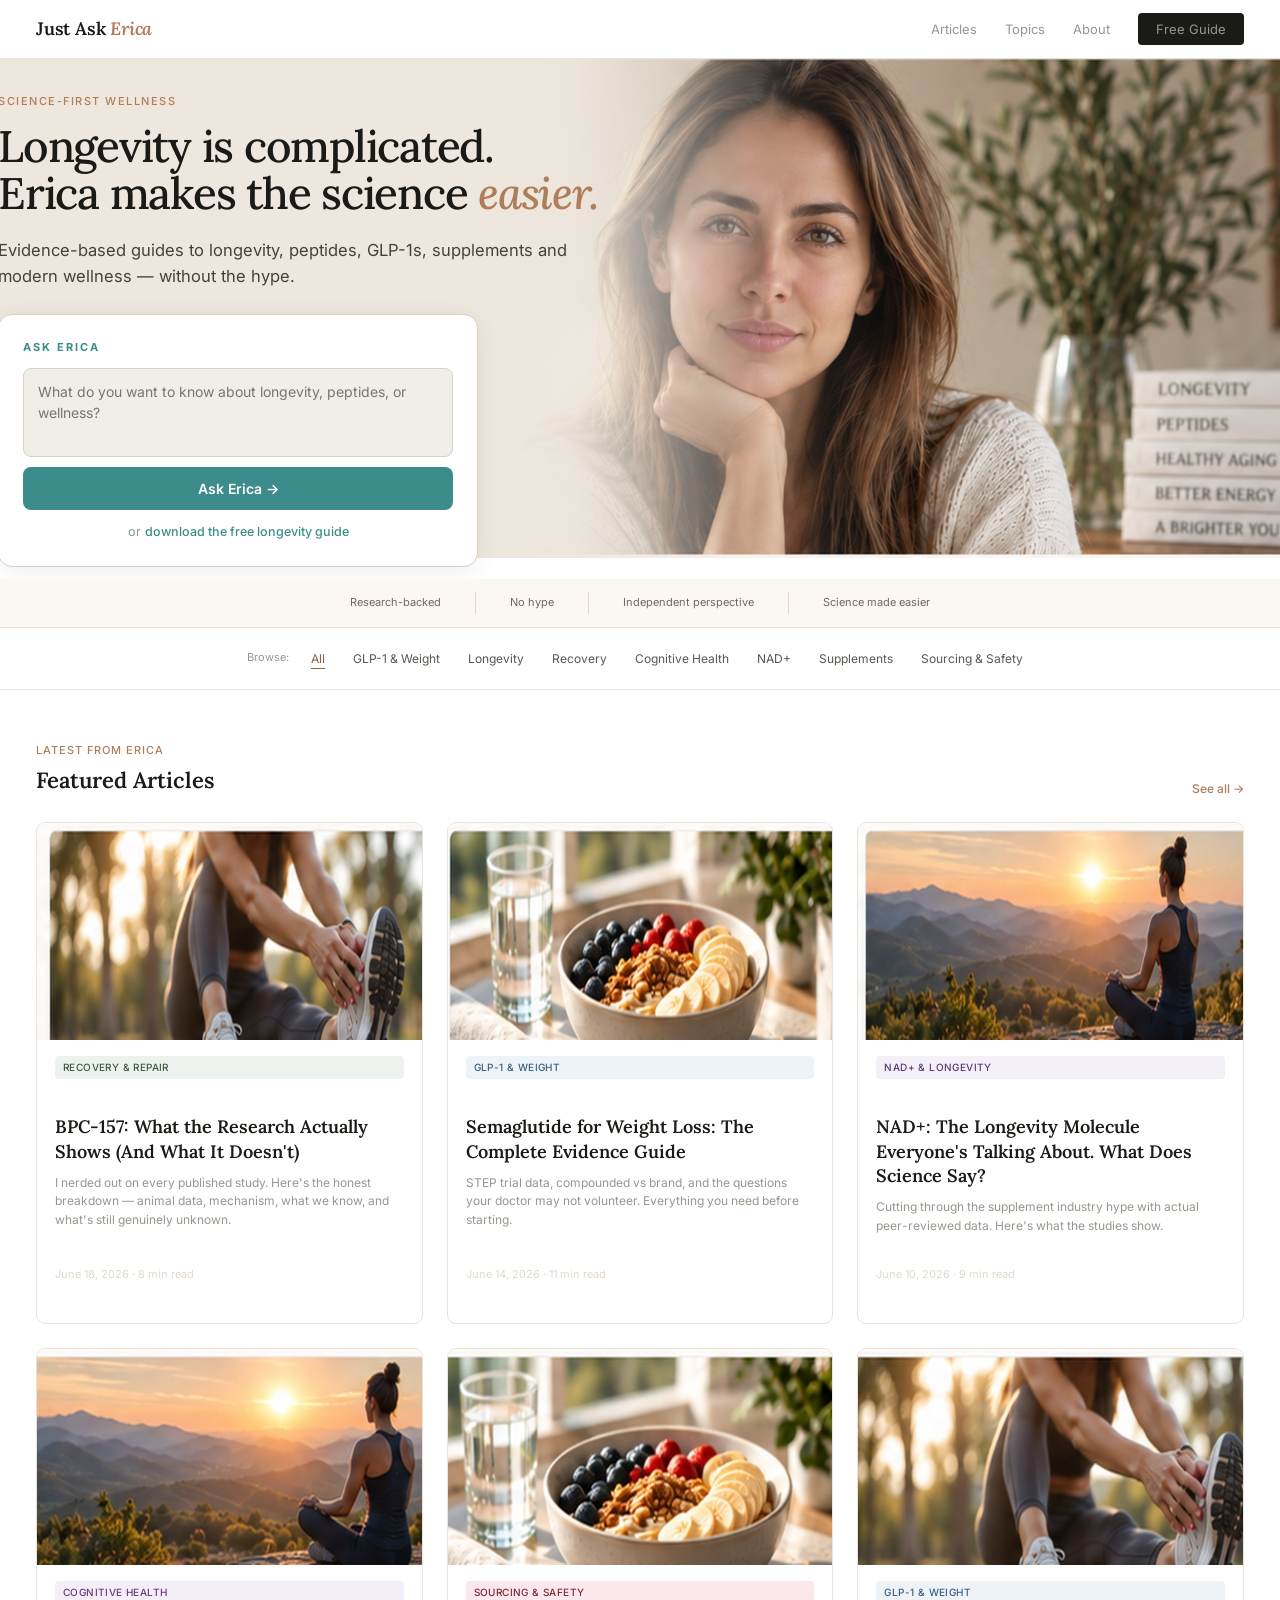
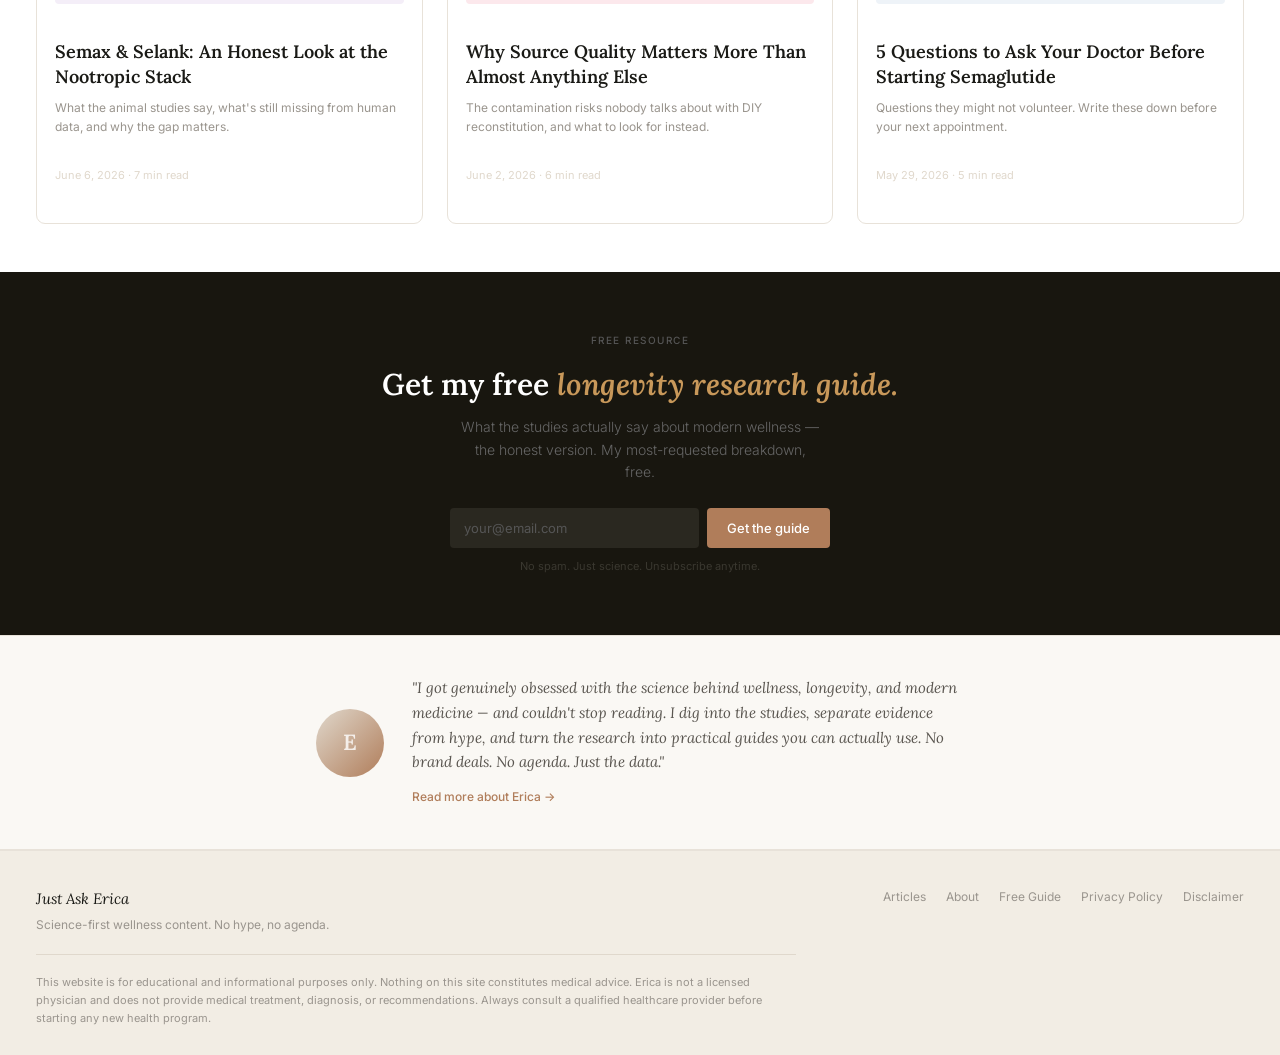
<file: index.html>
<!DOCTYPE html>
<html lang="en">
<head>
  <meta charset="UTF-8">
  <meta name="viewport" content="width=device-width, initial-scale=1.0">
  <meta name="description" content="Erica breaks down the science behind modern wellness — longevity, GLP-1, recovery, cognitive health and more. No hype. Just research.">
  <title>Just Ask Erica — Science-first wellness</title>
  <link rel="stylesheet" href="css/style.css">
  <link rel="icon" href="data:image/svg+xml,<svg xmlns='http://www.w3.org/2000/svg' viewBox='0 0 100 100'><text y='.9em' font-size='90'>E</text></svg>">
</head>
<body>

  <!-- NAV -->
  <nav class="nav" role="navigation" aria-label="Main navigation">
    <div class="nav-inner">
      <a href="/" class="nav-logo">Just Ask <em>Erica</em></a>
      <ul class="nav-links">
        <li><a href="#articles">Articles</a></li>
        <li><a href="#topics">Topics</a></li>
        <li><a href="about.html">About</a></li>
        <li><a href="free-guide.html" class="nav-cta">Free Guide</a></li>
      </ul>
      <button class="nav-hamburger" aria-label="Open menu">
        <span></span><span></span><span></span>
      </button>
    </div>
  </nav>

  <!-- HERO -->
  <section class="hero hero-v2" aria-label="Just Ask Erica introduction">
    <div class="hero-art" aria-hidden="true"></div>
    <div class="hero-v2-inner">
      <div class="hero-content-v2">
        <p class="hero-eyebrow">Science-first wellness</p>
        <h1 class="hero-h1-v2">Longevity is complicated.<br>Erica makes the science <em>easier.</em></h1>
        <p class="hero-body-v2">Evidence-based guides to longevity, peptides, GLP-1s, supplements and modern wellness — without the hype.</p>
              <!-- ASK ERICA question box -->
        <div class="ask-erica-box">
          <p class="ask-erica-label">Ask Erica</p>

          <div id="step-question">
            <textarea id="question-input" class="ask-erica-textarea" placeholder="What do you want to know about longevity, peptides, or wellness?" rows="3"></textarea>
            <button class="ask-erica-btn" onclick="ericaSubmitQuestion()">Ask Erica →</button>
          </div>

          <div id="step-email" style="display:none;">
            <div id="question-preview" class="ask-erica-preview"></div>
            <p class="ask-erica-unlock-copy"><strong>Erica's answer is ready.</strong> Enter your email to read it — you'll also join the free <em>Dear Erica</em> newsletter.</p>
            <div class="ask-erica-email-row">
              <input type="email" id="email-input" class="ask-erica-email" placeholder="your@email.com" />
              <button class="ask-erica-unlock-btn" onclick="ericaUnlockAnswer()">Unlock →</button>
            </div>
            <button class="ask-erica-back" onclick="ericaGoBack()">← Change my question</button>
          </div>

          <div id="step-answer" style="display:none;">
            <div class="ask-erica-answer-head">
              <div class="ask-erica-avatar">E</div>
              <div><strong>Erica</strong><span>Longevity &amp; Wellness</span></div>
            </div>
            <div id="answer-text" class="ask-erica-answer-text"></div>
            <p class="ask-erica-disclaimer">Not medical advice. Always consult a qualified clinician.</p>
          </div>

          <p class="ask-erica-secondary" id="secondary-cta">or <a href="free-guide.html">download the free longevity guide</a></p>
        </div>
      </div>
    </div>
  </section>

  <!-- TRUST BAR -->
  <div class="trust-bar" aria-label="About this site">
    <div class="trust-bar-inner">
      <span class="trust-item">Research-backed</span>
      <span class="trust-item">No hype</span>
      <span class="trust-item">Independent perspective</span>
      <span class="trust-item">Science made easier</span>
    </div>
  </div>

  <!-- FILTER BAR -->
  <div class="filter-bar" id="topics" aria-label="Filter by topic">
    <div class="filter-bar-inner">
      <span class="filter-label">Browse:</span>
      <button class="filter-pill active" data-filter="all">All</button>
      <button class="filter-pill" data-filter="glp1">GLP-1 &amp; Weight</button>
      <button class="filter-pill" data-filter="longevity">Longevity</button>
      <button class="filter-pill" data-filter="recovery">Recovery</button>
      <button class="filter-pill" data-filter="cognitive">Cognitive Health</button>
      <button class="filter-pill" data-filter="nad">NAD+</button>
      <button class="filter-pill" data-filter="supplements">Supplements</button>
      <button class="filter-pill" data-filter="sourcing">Sourcing &amp; Safety</button>
    </div>
  </div>

  <!-- ARTICLES -->
  <main class="articles-section" id="articles">
    <div class="container">
      <div class="section-header">
        <div>
          <p class="section-label">Latest from Erica</p>
          <h2 class="section-title">Featured Articles</h2>
        </div>
        <a href="articles.html" class="see-all-link">See all →</a>
      </div>

      <div class="article-grid">

        <a href="articles/bpc-157.html" class="article-card" data-category="recovery">
          <!-- Replace with: <img class="article-thumb" src="images/thumb-bpc157.jpg" alt="BPC-157 research"> -->
          <img class="article-thumb" src="images/thumb-recovery.jpg" alt="Athletic recovery and mobility">
          <div class="article-body">
            <span class="article-badge badge-recovery">Recovery &amp; Repair</span>
            <h3 class="article-title">BPC-157: What the Research Actually Shows (And What It Doesn't)</h3>
            <p class="article-excerpt">I nerded out on every published study. Here's the honest breakdown — animal data, mechanism, what we know, and what's still genuinely unknown.</p>
            <p class="article-meta">June 18, 2026 · 8 min read</p>
          </div>
        </a>

        <a href="articles/semaglutide-guide.html" class="article-card" data-category="glp1">
          <img class="article-thumb" src="images/thumb-glp1.jpg" alt="Balanced nutrition and healthy weight">
          <div class="article-body">
            <span class="article-badge badge-glp">GLP-1 &amp; Weight</span>
            <h3 class="article-title">Semaglutide for Weight Loss: The Complete Evidence Guide</h3>
            <p class="article-excerpt">STEP trial data, compounded vs brand, and the questions your doctor may not volunteer. Everything you need before starting.</p>
            <p class="article-meta">June 14, 2026 · 11 min read</p>
          </div>
        </a>

        <a href="articles/nad-plus.html" class="article-card" data-category="nad">
          <img class="article-thumb" src="images/thumb-nad.jpg" alt="Morning wellness and longevity">
          <div class="article-body">
            <span class="article-badge badge-nad">NAD+ &amp; Longevity</span>
            <h3 class="article-title">NAD+: The Longevity Molecule Everyone's Talking About. What Does Science Say?</h3>
            <p class="article-excerpt">Cutting through the supplement industry hype with actual peer-reviewed data. Here's what the studies show.</p>
            <p class="article-meta">June 10, 2026 · 9 min read</p>
          </div>
        </a>

        <a href="articles/semax-selank.html" class="article-card" data-category="cognitive">
          <img class="article-thumb" src="images/thumb-cognitive.jpg" alt="Calm focus and cognitive wellness">
          <div class="article-body">
            <span class="article-badge badge-cognitive">Cognitive Health</span>
            <h3 class="article-title">Semax &amp; Selank: An Honest Look at the Nootropic Stack</h3>
            <p class="article-excerpt">What the animal studies say, what's still missing from human data, and why the gap matters.</p>
            <p class="article-meta">June 6, 2026 · 7 min read</p>
          </div>
        </a>

        <a href="articles/source-quality.html" class="article-card" data-category="sourcing">
          <img class="article-thumb" src="images/thumb-sourcing.jpg" alt="Clean wellness and quality standards">
          <div class="article-body">
            <span class="article-badge badge-sourcing">Sourcing &amp; Safety</span>
            <h3 class="article-title">Why Source Quality Matters More Than Almost Anything Else</h3>
            <p class="article-excerpt">The contamination risks nobody talks about with DIY reconstitution, and what to look for instead.</p>
            <p class="article-meta">June 2, 2026 · 6 min read</p>
          </div>
        </a>

        <a href="articles/doctor-questions.html" class="article-card" data-category="glp1">
          <img class="article-thumb" src="images/thumb-doctor.jpg" alt="Healthy movement and informed care">
          <div class="article-body">
            <span class="article-badge badge-glp">GLP-1 &amp; Weight</span>
            <h3 class="article-title">5 Questions to Ask Your Doctor Before Starting Semaglutide</h3>
            <p class="article-excerpt">Questions they might not volunteer. Write these down before your next appointment.</p>
            <p class="article-meta">May 29, 2026 · 5 min read</p>
          </div>
        </a>

      </div>
    </div>
  </main>

  <!-- NEWSLETTER BAND -->
  <section class="nl-band" aria-label="Newsletter signup">
    <p class="nl-eyebrow">Free resource</p>
    <h2 class="nl-title">Get my free <em>longevity research guide.</em></h2>
    <p class="nl-body">What the studies actually say about modern wellness — the honest version. My most-requested breakdown, free.</p>
    <form class="nl-form js-email-form" data-redirect="welcome.html" novalidate>
      <input class="nl-input" type="email" placeholder="your@email.com" aria-label="Email address" required>
      <button type="submit" class="nl-submit">Get the guide</button>
    </form>
    <p class="nl-note">No spam. Just science. Unsubscribe anytime.</p>
  </section>

  <!-- ABOUT STRIP -->
  <section class="about-strip" aria-label="About Erica">
    <div class="about-strip-inner">
      <!-- Replace with: <img class="about-avatar" src="images/erica-avatar.jpg" alt="Erica"> -->
      <div class="about-avatar-placeholder" aria-hidden="true">E</div>
      <div>
        <p class="about-quote">"I got genuinely obsessed with the science behind wellness, longevity, and modern medicine — and couldn't stop reading. I dig into the studies, separate evidence from hype, and turn the research into practical guides you can actually use. No brand deals. No agenda. Just the data."</p>
        <a href="about.html" class="about-link">Read more about Erica →</a>
      </div>
    </div>
  </section>

  <!-- FOOTER -->
  <footer class="footer">
    <div class="footer-inner">
      <div class="footer-top">
        <div>
          <p class="footer-logo">Just Ask Erica</p>
          <p class="footer-tagline">Science-first wellness content. No hype, no agenda.</p>
        </div>
        <nav class="footer-links" aria-label="Footer navigation">
          <a href="#articles">Articles</a>
          <a href="about.html">About</a>
          <a href="free-guide.html">Free Guide</a>
          <a href="privacy.html">Privacy Policy</a>
          <a href="disclaimer.html">Disclaimer</a>
        </nav>
      </div>
      <p class="footer-disc">This website is for educational and informational purposes only. Nothing on this site constitutes medical advice. Erica is not a licensed physician and does not provide medical treatment, diagnosis, or recommendations. Always consult a qualified healthcare provider before starting any new health program.</p>
    </div>
  </footer>

  <script src="js/main.js"></script>
</body>
</html>
</file>
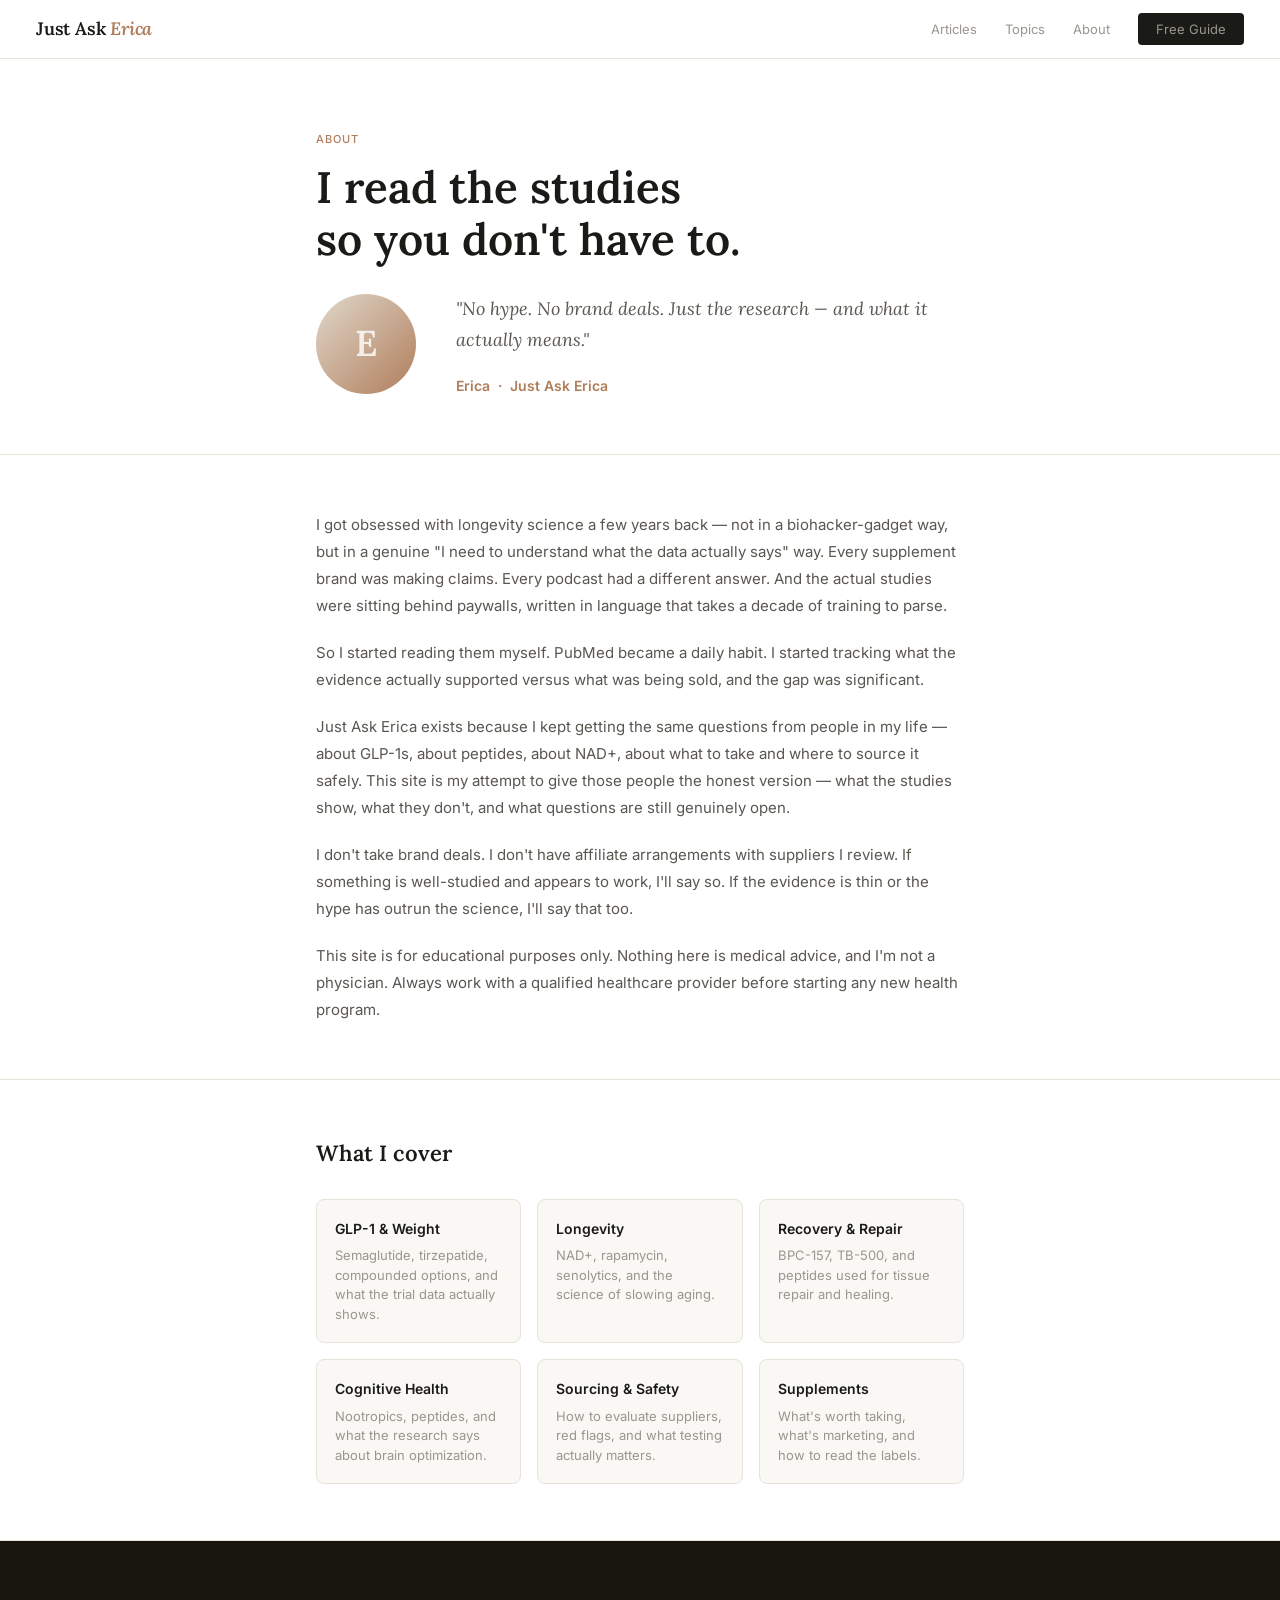
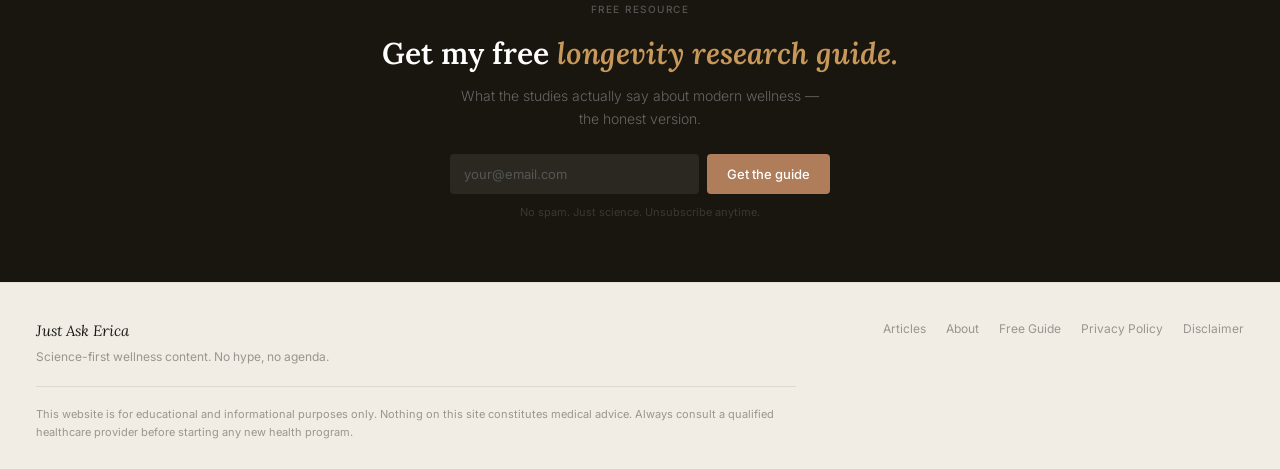
<file: about.html>
<!DOCTYPE html>
<html lang="en">
<head>
  <meta charset="UTF-8">
  <meta name="viewport" content="width=device-width, initial-scale=1.0">
  <meta name="description" content="About Erica — the person behind Just Ask Erica. Science-first wellness research, no hype, no agenda.">
  <title>About Erica — Just Ask Erica</title>
  <link rel="stylesheet" href="css/style.css">
  <link rel="icon" href="data:image/svg+xml,<svg xmlns='http://www.w3.org/2000/svg' viewBox='0 0 100 100'><text y='.9em' font-size='90'>E</text></svg>">
</head>
<body>

  <nav class="nav" role="navigation" aria-label="Main navigation">
    <div class="nav-inner">
      <a href="/" class="nav-logo">Just Ask <em>Erica</em></a>
      <ul class="nav-links">
        <li><a href="/#articles">Articles</a></li>
        <li><a href="/#topics">Topics</a></li>
        <li><a href="about.html">About</a></li>
        <li><a href="free-guide.html" class="nav-cta">Free Guide</a></li>
      </ul>
      <button class="nav-hamburger" aria-label="Open menu">
        <span></span><span></span><span></span>
      </button>
    </div>
  </nav>

  <main>

    <section style="padding: 72px 0 56px; border-bottom: 0.5px solid var(--border);">
      <div class="container" style="max-width: 720px;">
        <p class="section-label">About</p>
        <h1 style="font-family: var(--font-serif); font-size: clamp(28px, 4vw, 44px); font-weight: 600; line-height: 1.2; color: var(--text); margin: 12px 0 28px;">I read the studies<br>so you don't have to.</h1>
        <div style="display: flex; gap: 40px; align-items: flex-start; flex-wrap: wrap;">
          <div class="about-avatar-placeholder" style="width: 100px; height: 100px; font-size: 36px; flex-shrink: 0;" aria-hidden="true">E</div>
          <div style="flex: 1; min-width: 260px;">
            <p style="font-family: var(--font-serif); font-size: 18px; font-style: italic; color: var(--text-mid); line-height: 1.7; margin-bottom: 20px;">"No hype. No brand deals. Just the research — and what it actually means."</p>
            <p style="font-size: 14px; font-weight: 600; color: var(--terra);">Erica &nbsp;·&nbsp; Just Ask Erica</p>
          </div>
        </div>
      </div>
    </section>

    <section style="padding: 56px 0; border-bottom: 0.5px solid var(--border);">
      <div class="container" style="max-width: 720px;">
        <div style="display: flex; flex-direction: column; gap: 20px; font-size: 15px; line-height: 1.8; color: var(--text-mid);">
          <p>I got obsessed with longevity science a few years back — not in a biohacker-gadget way, but in a genuine "I need to understand what the data actually says" way. Every supplement brand was making claims. Every podcast had a different answer. And the actual studies were sitting behind paywalls, written in language that takes a decade of training to parse.</p>
          <p>So I started reading them myself. PubMed became a daily habit. I started tracking what the evidence actually supported versus what was being sold, and the gap was significant.</p>
          <p>Just Ask Erica exists because I kept getting the same questions from people in my life — about GLP-1s, about peptides, about NAD+, about what to take and where to source it safely. This site is my attempt to give those people the honest version — what the studies show, what they don't, and what questions are still genuinely open.</p>
          <p>I don't take brand deals. I don't have affiliate arrangements with suppliers I review. If something is well-studied and appears to work, I'll say so. If the evidence is thin or the hype has outrun the science, I'll say that too.</p>
          <p>This site is for educational purposes only. Nothing here is medical advice, and I'm not a physician. Always work with a qualified healthcare provider before starting any new health program.</p>
        </div>
      </div>
    </section>

    <section style="padding: 56px 0; border-bottom: 0.5px solid var(--border);">
      <div class="container" style="max-width: 720px;">
        <h2 style="font-family: var(--font-serif); font-size: 22px; font-weight: 600; color: var(--text); margin-bottom: 28px;">What I cover</h2>
        <div style="display: grid; grid-template-columns: repeat(auto-fill, minmax(200px, 1fr)); gap: 16px;">
          <div style="padding: 18px; background: var(--off-white); border-radius: var(--radius-md); border: 0.5px solid var(--border);">
            <p style="font-weight: 600; font-size: 14px; margin-bottom: 6px;">GLP-1 &amp; Weight</p>
            <p style="font-size: 13px; color: var(--text-muted); line-height: 1.5;">Semaglutide, tirzepatide, compounded options, and what the trial data actually shows.</p>
          </div>
          <div style="padding: 18px; background: var(--off-white); border-radius: var(--radius-md); border: 0.5px solid var(--border);">
            <p style="font-weight: 600; font-size: 14px; margin-bottom: 6px;">Longevity</p>
            <p style="font-size: 13px; color: var(--text-muted); line-height: 1.5;">NAD+, rapamycin, senolytics, and the science of slowing aging.</p>
          </div>
          <div style="padding: 18px; background: var(--off-white); border-radius: var(--radius-md); border: 0.5px solid var(--border);">
            <p style="font-weight: 600; font-size: 14px; margin-bottom: 6px;">Recovery &amp; Repair</p>
            <p style="font-size: 13px; color: var(--text-muted); line-height: 1.5;">BPC-157, TB-500, and peptides used for tissue repair and healing.</p>
          </div>
          <div style="padding: 18px; background: var(--off-white); border-radius: var(--radius-md); border: 0.5px solid var(--border);">
            <p style="font-weight: 600; font-size: 14px; margin-bottom: 6px;">Cognitive Health</p>
            <p style="font-size: 13px; color: var(--text-muted); line-height: 1.5;">Nootropics, peptides, and what the research says about brain optimization.</p>
          </div>
          <div style="padding: 18px; background: var(--off-white); border-radius: var(--radius-md); border: 0.5px solid var(--border);">
            <p style="font-weight: 600; font-size: 14px; margin-bottom: 6px;">Sourcing &amp; Safety</p>
            <p style="font-size: 13px; color: var(--text-muted); line-height: 1.5;">How to evaluate suppliers, red flags, and what testing actually matters.</p>
          </div>
          <div style="padding: 18px; background: var(--off-white); border-radius: var(--radius-md); border: 0.5px solid var(--border);">
            <p style="font-weight: 600; font-size: 14px; margin-bottom: 6px;">Supplements</p>
            <p style="font-size: 13px; color: var(--text-muted); line-height: 1.5;">What's worth taking, what's marketing, and how to read the labels.</p>
          </div>
        </div>
      </div>
    </section>

    <section class="nl-band" aria-label="Newsletter signup">
      <p class="nl-eyebrow">Free resource</p>
      <h2 class="nl-title">Get my free <em>longevity research guide.</em></h2>
      <p class="nl-body">What the studies actually say about modern wellness — the honest version.</p>
      <form class="nl-form js-email-form" data-redirect="welcome.html" novalidate>
        <input class="nl-input" type="email" placeholder="your@email.com" aria-label="Email address" required>
        <button type="submit" class="nl-submit">Get the guide</button>
      </form>
      <p class="nl-note">No spam. Just science. Unsubscribe anytime.</p>
    </section>

  </main>

  <footer class="footer">
    <div class="footer-inner">
      <div class="footer-top">
        <div>
          <p class="footer-logo">Just Ask Erica</p>
          <p class="footer-tagline">Science-first wellness content. No hype, no agenda.</p>
        </div>
        <nav class="footer-links" aria-label="Footer navigation">
          <a href="/#articles">Articles</a>
          <a href="about.html">About</a>
          <a href="free-guide.html">Free Guide</a>
          <a href="privacy.html">Privacy Policy</a>
          <a href="disclaimer.html">Disclaimer</a>
        </nav>
      </div>
      <p class="footer-disc">This website is for educational and informational purposes only. Nothing on this site constitutes medical advice. Always consult a qualified healthcare provider before starting any new health program.</p>
    </div>
  </footer>

  <script src="js/main.js"></script>
</body>
</html>
</file>
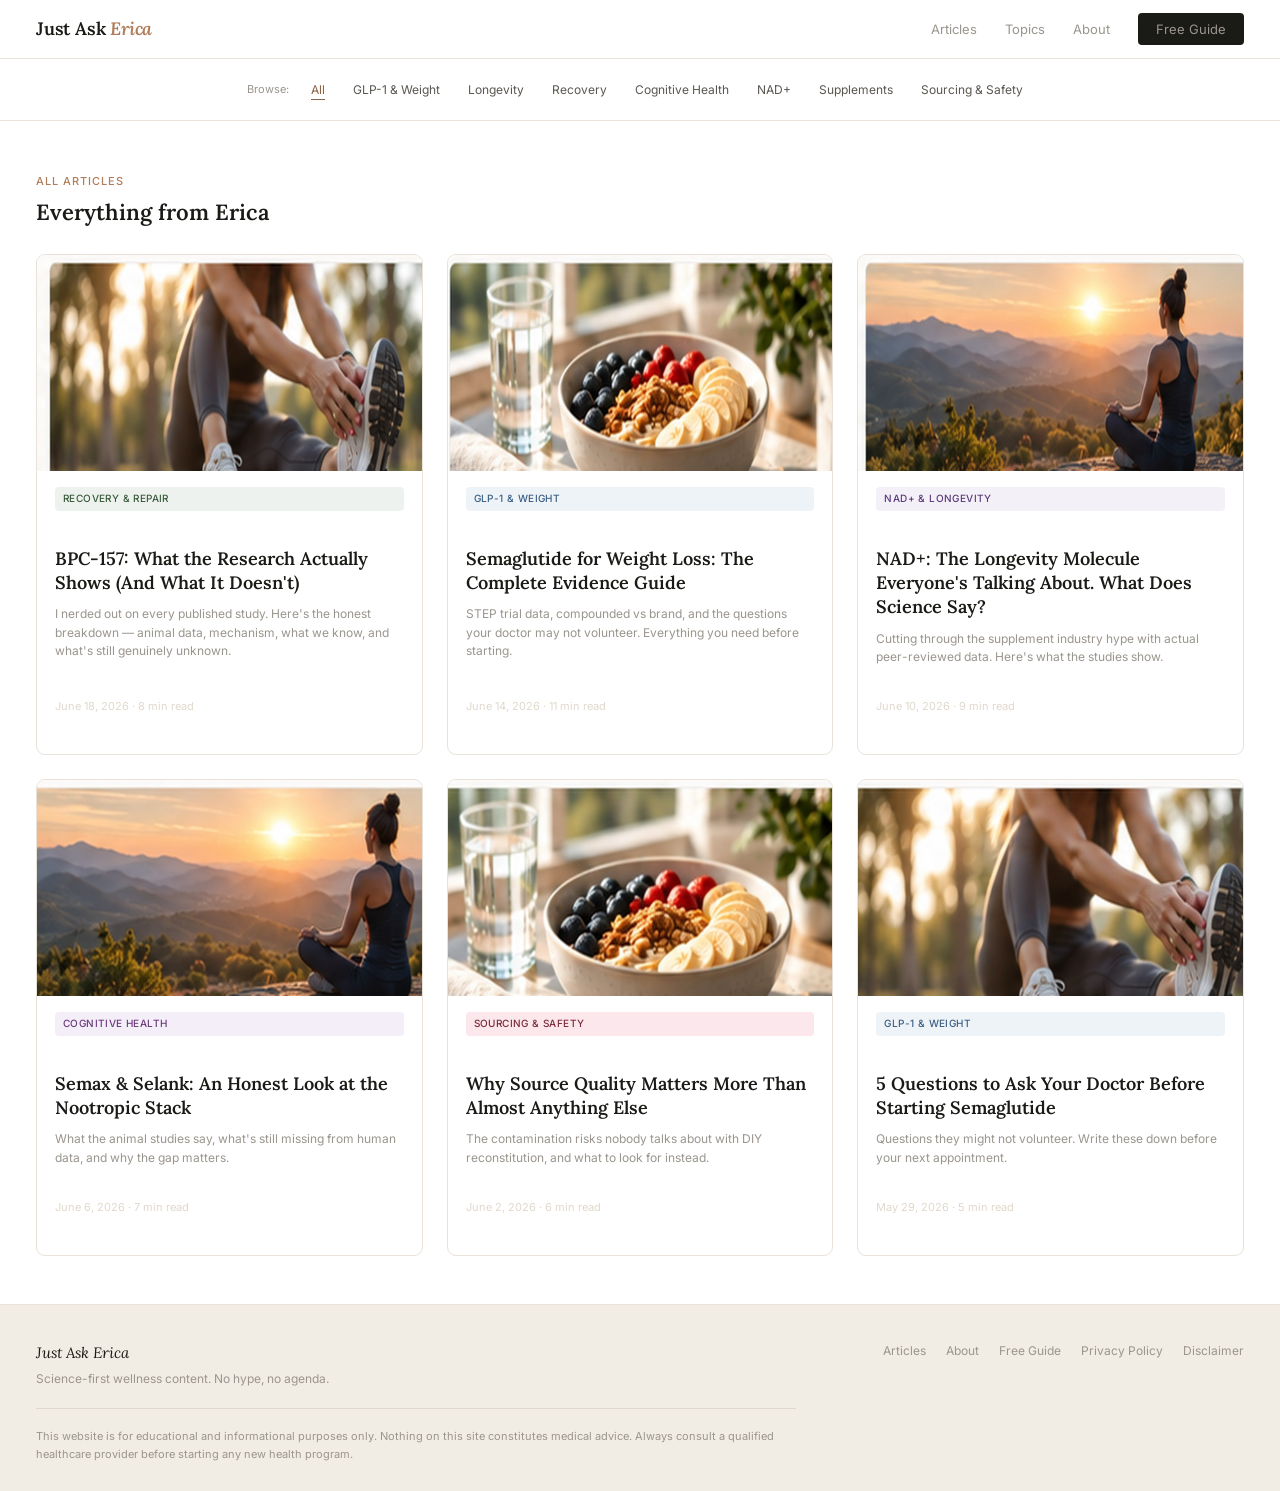
<file: articles.html>
<!DOCTYPE html>
<html lang="en">
<head>
  <meta charset="UTF-8">
  <meta name="viewport" content="width=device-width, initial-scale=1.0">
  <meta name="description" content="All articles from Just Ask Erica — science-first breakdowns of longevity, GLP-1, peptides, supplements and modern wellness.">
  <title>All Articles — Just Ask Erica</title>
  <link rel="stylesheet" href="css/style.css">
  <link rel="icon" href="data:image/svg+xml,<svg xmlns='http://www.w3.org/2000/svg' viewBox='0 0 100 100'><text y='.9em' font-size='90'>E</text></svg>">
</head>
<body>

  <nav class="nav" role="navigation" aria-label="Main navigation">
    <div class="nav-inner">
      <a href="/" class="nav-logo">Just Ask <em>Erica</em></a>
      <ul class="nav-links">
        <li><a href="/#articles">Articles</a></li>
        <li><a href="/#topics">Topics</a></li>
        <li><a href="about.html">About</a></li>
        <li><a href="free-guide.html" class="nav-cta">Free Guide</a></li>
      </ul>
      <button class="nav-hamburger" aria-label="Open menu">
        <span></span><span></span><span></span>
      </button>
    </div>
  </nav>

  <div class="filter-bar" id="topics" aria-label="Filter by topic">
    <div class="filter-bar-inner">
      <span class="filter-label">Browse:</span>
      <button class="filter-pill active" data-filter="all">All</button>
      <button class="filter-pill" data-filter="glp1">GLP-1 &amp; Weight</button>
      <button class="filter-pill" data-filter="longevity">Longevity</button>
      <button class="filter-pill" data-filter="recovery">Recovery</button>
      <button class="filter-pill" data-filter="cognitive">Cognitive Health</button>
      <button class="filter-pill" data-filter="nad">NAD+</button>
      <button class="filter-pill" data-filter="supplements">Supplements</button>
      <button class="filter-pill" data-filter="sourcing">Sourcing &amp; Safety</button>
    </div>
  </div>

  <main class="articles-section" id="articles">
    <div class="container">
      <div class="section-header">
        <div>
          <p class="section-label">All Articles</p>
          <h1 class="section-title">Everything from Erica</h1>
        </div>
      </div>

      <div class="article-grid">

        <a href="articles/bpc-157.html" class="article-card" data-category="recovery">
          <img class="article-thumb" src="images/thumb-recovery.jpg" alt="Athletic recovery and mobility">
          <div class="article-body">
            <span class="article-badge badge-recovery">Recovery &amp; Repair</span>
            <h3 class="article-title">BPC-157: What the Research Actually Shows (And What It Doesn't)</h3>
            <p class="article-excerpt">I nerded out on every published study. Here's the honest breakdown — animal data, mechanism, what we know, and what's still genuinely unknown.</p>
            <p class="article-meta">June 18, 2026 · 8 min read</p>
          </div>
        </a>

        <a href="articles/semaglutide-guide.html" class="article-card" data-category="glp1">
          <img class="article-thumb" src="images/thumb-glp1.jpg" alt="Balanced nutrition and healthy weight">
          <div class="article-body">
            <span class="article-badge badge-glp">GLP-1 &amp; Weight</span>
            <h3 class="article-title">Semaglutide for Weight Loss: The Complete Evidence Guide</h3>
            <p class="article-excerpt">STEP trial data, compounded vs brand, and the questions your doctor may not volunteer. Everything you need before starting.</p>
            <p class="article-meta">June 14, 2026 · 11 min read</p>
          </div>
        </a>

        <a href="articles/nad-plus.html" class="article-card" data-category="nad">
          <img class="article-thumb" src="images/thumb-nad.jpg" alt="Morning wellness and longevity">
          <div class="article-body">
            <span class="article-badge badge-nad">NAD+ &amp; Longevity</span>
            <h3 class="article-title">NAD+: The Longevity Molecule Everyone's Talking About. What Does Science Say?</h3>
            <p class="article-excerpt">Cutting through the supplement industry hype with actual peer-reviewed data. Here's what the studies show.</p>
            <p class="article-meta">June 10, 2026 · 9 min read</p>
          </div>
        </a>

        <a href="articles/semax-selank.html" class="article-card" data-category="cognitive">
          <img class="article-thumb" src="images/thumb-cognitive.jpg" alt="Calm focus and cognitive wellness">
          <div class="article-body">
            <span class="article-badge badge-cognitive">Cognitive Health</span>
            <h3 class="article-title">Semax &amp; Selank: An Honest Look at the Nootropic Stack</h3>
            <p class="article-excerpt">What the animal studies say, what's still missing from human data, and why the gap matters.</p>
            <p class="article-meta">June 6, 2026 · 7 min read</p>
          </div>
        </a>

        <a href="articles/source-quality.html" class="article-card" data-category="sourcing">
          <img class="article-thumb" src="images/thumb-sourcing.jpg" alt="Clean wellness and quality standards">
          <div class="article-body">
            <span class="article-badge badge-sourcing">Sourcing &amp; Safety</span>
            <h3 class="article-title">Why Source Quality Matters More Than Almost Anything Else</h3>
            <p class="article-excerpt">The contamination risks nobody talks about with DIY reconstitution, and what to look for instead.</p>
            <p class="article-meta">June 2, 2026 · 6 min read</p>
          </div>
        </a>

        <a href="articles/doctor-questions.html" class="article-card" data-category="glp1">
          <img class="article-thumb" src="images/thumb-doctor.jpg" alt="Healthy movement and informed care">
          <div class="article-body">
            <span class="article-badge badge-glp">GLP-1 &amp; Weight</span>
            <h3 class="article-title">5 Questions to Ask Your Doctor Before Starting Semaglutide</h3>
            <p class="article-excerpt">Questions they might not volunteer. Write these down before your next appointment.</p>
            <p class="article-meta">May 29, 2026 · 5 min read</p>
          </div>
        </a>

      </div>
    </div>
  </main>

  <footer class="footer">
    <div class="footer-inner">
      <div class="footer-top">
        <div>
          <p class="footer-logo">Just Ask Erica</p>
          <p class="footer-tagline">Science-first wellness content. No hype, no agenda.</p>
        </div>
        <nav class="footer-links" aria-label="Footer navigation">
          <a href="/#articles">Articles</a>
          <a href="about.html">About</a>
          <a href="free-guide.html">Free Guide</a>
          <a href="privacy.html">Privacy Policy</a>
          <a href="disclaimer.html">Disclaimer</a>
        </nav>
      </div>
      <p class="footer-disc">This website is for educational and informational purposes only. Nothing on this site constitutes medical advice. Always consult a qualified healthcare provider before starting any new health program.</p>
    </div>
  </footer>

  <script src="js/main.js"></script>
</body>
</html>
</file>
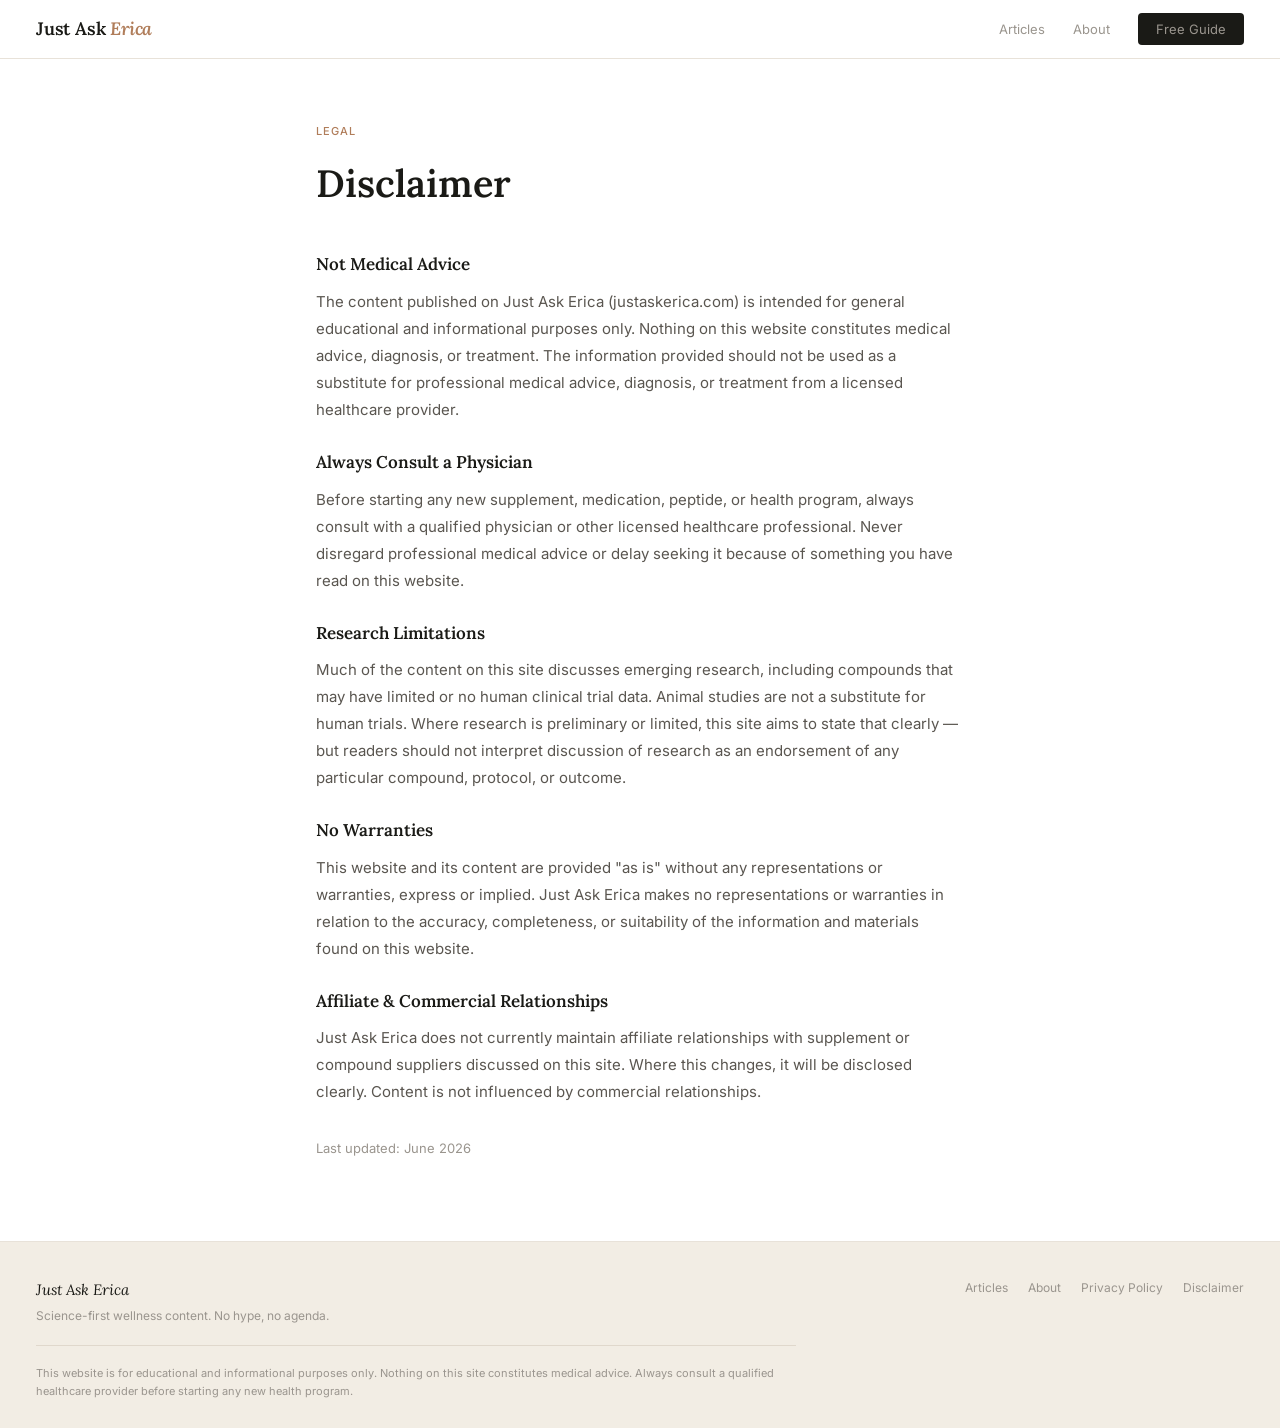
<file: disclaimer.html>
<!DOCTYPE html>
<html lang="en">
<head>
  <meta charset="UTF-8">
  <meta name="viewport" content="width=device-width, initial-scale=1.0">
  <meta name="description" content="Disclaimer for Just Ask Erica — educational content only, not medical advice.">
  <title>Disclaimer — Just Ask Erica</title>
  <link rel="stylesheet" href="css/style.css">
  <link rel="icon" href="data:image/svg+xml,<svg xmlns='http://www.w3.org/2000/svg' viewBox='0 0 100 100'><text y='.9em' font-size='90'>E</text></svg>">
</head>
<body>

  <nav class="nav" role="navigation" aria-label="Main navigation">
    <div class="nav-inner">
      <a href="/" class="nav-logo">Just Ask <em>Erica</em></a>
      <ul class="nav-links">
        <li><a href="/#articles">Articles</a></li>
        <li><a href="about.html">About</a></li>
        <li><a href="free-guide.html" class="nav-cta">Free Guide</a></li>
      </ul>
      <button class="nav-hamburger" aria-label="Open menu">
        <span></span><span></span><span></span>
      </button>
    </div>
  </nav>

  <main>
    <div class="container" style="max-width: 720px; padding-top: 64px; padding-bottom: 80px;">
      <p class="section-label">Legal</p>
      <h1 style="font-family: var(--font-serif); font-size: clamp(26px, 3.5vw, 38px); font-weight: 600; color: var(--text); margin: 12px 0 36px;">Disclaimer</h1>

      <div style="display: flex; flex-direction: column; gap: 24px; font-size: 15px; line-height: 1.8; color: var(--text-mid);">

        <div>
          <h2 style="font-family: var(--font-serif); font-size: 17px; font-weight: 600; color: var(--text); margin-bottom: 8px;">Not Medical Advice</h2>
          <p>The content published on Just Ask Erica (justaskerica.com) is intended for general educational and informational purposes only. Nothing on this website constitutes medical advice, diagnosis, or treatment. The information provided should not be used as a substitute for professional medical advice, diagnosis, or treatment from a licensed healthcare provider.</p>
        </div>

        <div>
          <h2 style="font-family: var(--font-serif); font-size: 17px; font-weight: 600; color: var(--text); margin-bottom: 8px;">Always Consult a Physician</h2>
          <p>Before starting any new supplement, medication, peptide, or health program, always consult with a qualified physician or other licensed healthcare professional. Never disregard professional medical advice or delay seeking it because of something you have read on this website.</p>
        </div>

        <div>
          <h2 style="font-family: var(--font-serif); font-size: 17px; font-weight: 600; color: var(--text); margin-bottom: 8px;">Research Limitations</h2>
          <p>Much of the content on this site discusses emerging research, including compounds that may have limited or no human clinical trial data. Animal studies are not a substitute for human trials. Where research is preliminary or limited, this site aims to state that clearly — but readers should not interpret discussion of research as an endorsement of any particular compound, protocol, or outcome.</p>
        </div>

        <div>
          <h2 style="font-family: var(--font-serif); font-size: 17px; font-weight: 600; color: var(--text); margin-bottom: 8px;">No Warranties</h2>
          <p>This website and its content are provided "as is" without any representations or warranties, express or implied. Just Ask Erica makes no representations or warranties in relation to the accuracy, completeness, or suitability of the information and materials found on this website.</p>
        </div>

        <div>
          <h2 style="font-family: var(--font-serif); font-size: 17px; font-weight: 600; color: var(--text); margin-bottom: 8px;">Affiliate &amp; Commercial Relationships</h2>
          <p>Just Ask Erica does not currently maintain affiliate relationships with supplement or compound suppliers discussed on this site. Where this changes, it will be disclosed clearly. Content is not influenced by commercial relationships.</p>
        </div>

        <p style="font-size: 13px; color: var(--text-muted); margin-top: 8px;">Last updated: June 2026</p>
      </div>
    </div>
  </main>

  <footer class="footer">
    <div class="footer-inner">
      <div class="footer-top">
        <div>
          <p class="footer-logo">Just Ask Erica</p>
          <p class="footer-tagline">Science-first wellness content. No hype, no agenda.</p>
        </div>
        <nav class="footer-links" aria-label="Footer navigation">
          <a href="/#articles">Articles</a>
          <a href="about.html">About</a>
          <a href="privacy.html">Privacy Policy</a>
          <a href="disclaimer.html">Disclaimer</a>
        </nav>
      </div>
      <p class="footer-disc">This website is for educational and informational purposes only. Nothing on this site constitutes medical advice. Always consult a qualified healthcare provider before starting any new health program.</p>
    </div>
  </footer>

  <script src="js/main.js"></script>
</body>
</html>
</file>
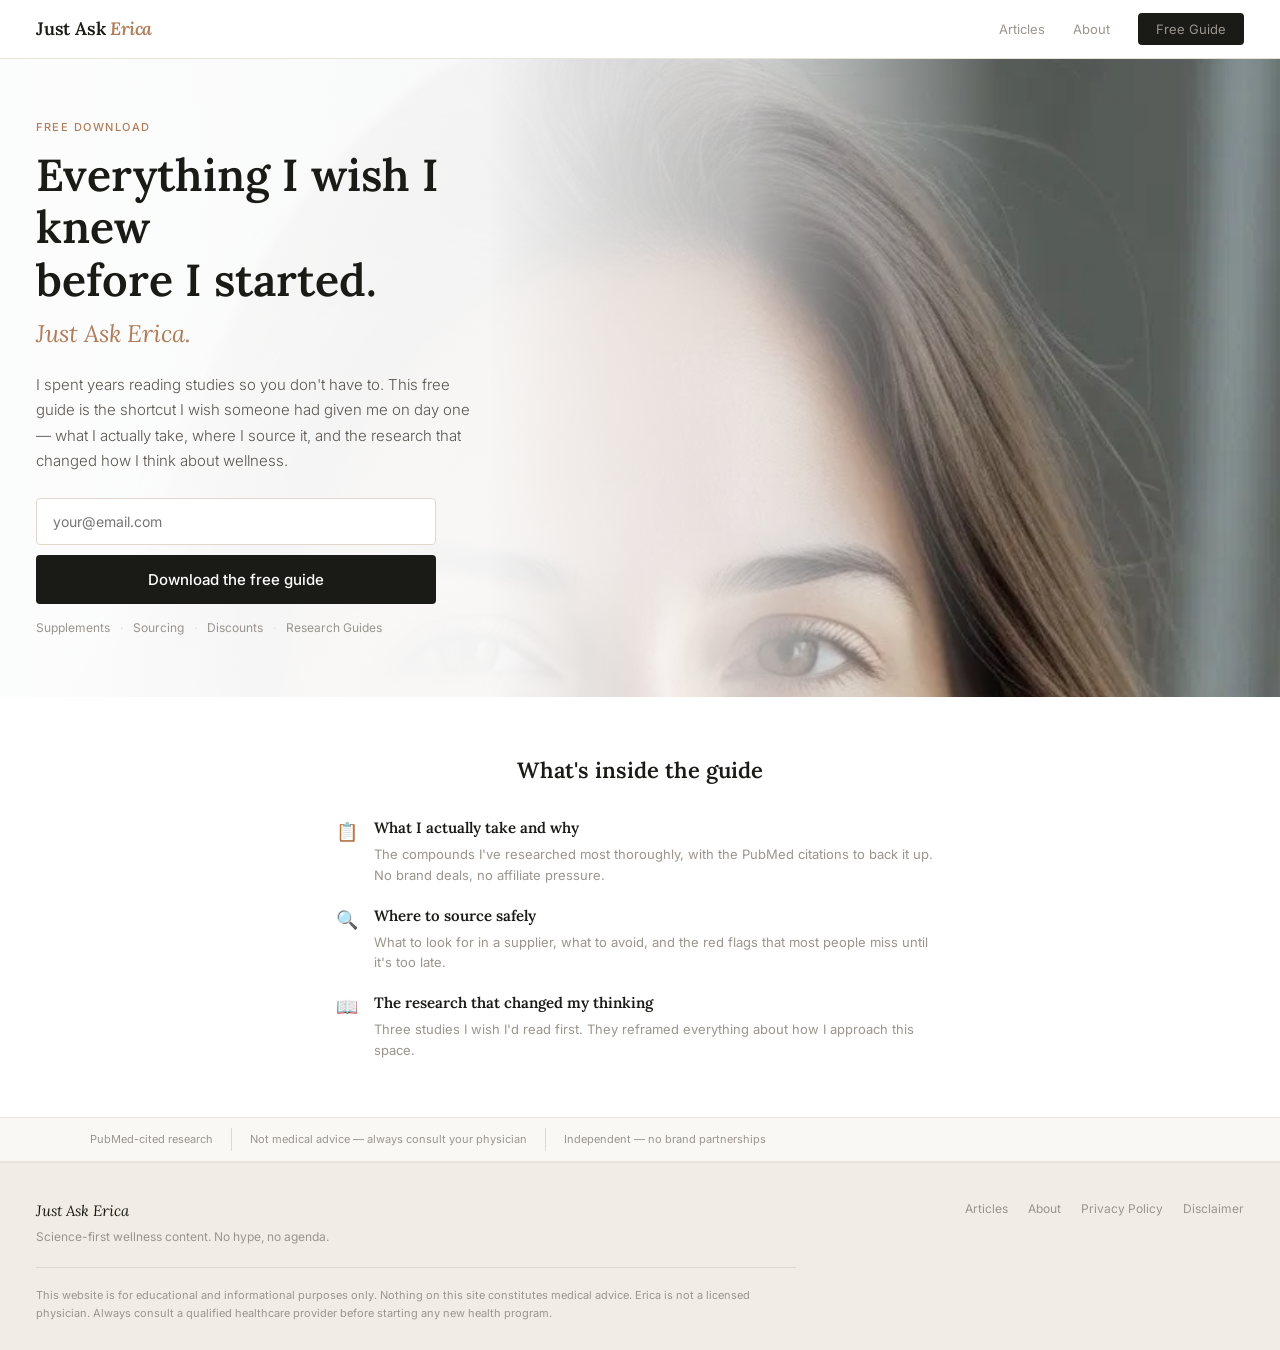
<file: free-guide.html>
<!DOCTYPE html>
<html lang="en">
<head>
  <meta charset="UTF-8">
  <meta name="viewport" content="width=device-width, initial-scale=1.0">
  <meta name="description" content="Get Erica's free longevity research guide — everything she wishes she knew before she started. Supplements, sourcing, and the research that changed how she thinks about wellness.">
  <title>Free Longevity Research Guide — Just Ask Erica</title>
  <link rel="stylesheet" href="css/style.css">
  <link rel="icon" href="data:image/svg+xml,<svg xmlns='http://www.w3.org/2000/svg' viewBox='0 0 100 100'><text y='.9em' font-size='90'>E</text></svg>">
</head>
<body>

  <!-- NAV -->
  <nav class="nav" role="navigation" aria-label="Main navigation">
    <div class="nav-inner">
      <a href="/" class="nav-logo">Just Ask <em>Erica</em></a>
      <ul class="nav-links">
        <li><a href="/#articles">Articles</a></li>
        <li><a href="about.html">About</a></li>
        <li><a href="free-guide.html" class="nav-cta">Free Guide</a></li>
      </ul>
      <button class="nav-hamburger" aria-label="Open menu">
        <span></span><span></span><span></span>
      </button>
    </div>
  </nav>

  <!-- SQUEEZE HERO -->
  <section class="squeeze-hero" aria-label="Download free guide">
    <img class="squeeze-photo" src="images/erica-hero.jpg" alt="Erica">
    <div class="squeeze-fade" aria-hidden="true"></div>
    <div class="squeeze-content">
      <div class="squeeze-inner">
        <p class="hero-eyebrow">Free download</p>
        <h1 class="squeeze-h1">Everything I wish I knew<br>before I started.</h1>
        <p class="squeeze-subh">Just Ask Erica.</p>
        <p class="squeeze-body">I spent years reading studies so you don't have to. This free guide is the shortcut I wish someone had given me on day one — what I actually take, where I source it, and the research that changed how I think about wellness.</p>
        <form class="squeeze-form js-email-form" data-redirect="welcome.html" novalidate>
          <input class="squeeze-input" type="email" placeholder="your@email.com" aria-label="Your email address" required>
          <button type="submit" class="squeeze-btn">Download the free guide</button>
        </form>
        <div class="squeeze-hints">
          <span class="squeeze-hint">Supplements</span>
          <span class="squeeze-sep">·</span>
          <span class="squeeze-hint">Sourcing</span>
          <span class="squeeze-sep">·</span>
          <span class="squeeze-hint">Discounts</span>
          <span class="squeeze-sep">·</span>
          <span class="squeeze-hint">Research Guides</span>
        </div>
      </div>
    </div>
  </section>

  <!-- WHAT'S INSIDE -->
  <section style="padding: 56px 0; border-bottom: 0.5px solid var(--border);">
    <div class="container" style="max-width: 680px;">
      <h2 style="font-family: var(--font-serif); font-size: 22px; font-weight: 600; color: var(--text); margin-bottom: 28px; text-align: center;">What's inside the guide</h2>
      <div style="display: flex; flex-direction: column; gap: 18px;">
        <div style="display: flex; gap: 16px; align-items: flex-start;">
          <span style="font-size: 18px; flex-shrink: 0; margin-top: 2px;">📋</span>
          <div>
            <p style="font-family: var(--font-serif); font-weight: 600; font-size: 15px; margin-bottom: 4px; color: var(--text);">What I actually take and why</p>
            <p style="font-size: 13px; color: var(--text-muted); line-height: 1.6;">The compounds I've researched most thoroughly, with the PubMed citations to back it up. No brand deals, no affiliate pressure.</p>
          </div>
        </div>
        <div style="display: flex; gap: 16px; align-items: flex-start;">
          <span style="font-size: 18px; flex-shrink: 0; margin-top: 2px;">🔍</span>
          <div>
            <p style="font-family: var(--font-serif); font-weight: 600; font-size: 15px; margin-bottom: 4px; color: var(--text);">Where to source safely</p>
            <p style="font-size: 13px; color: var(--text-muted); line-height: 1.6;">What to look for in a supplier, what to avoid, and the red flags that most people miss until it's too late.</p>
          </div>
        </div>
        <div style="display: flex; gap: 16px; align-items: flex-start;">
          <span style="font-size: 18px; flex-shrink: 0; margin-top: 2px;">📖</span>
          <div>
            <p style="font-family: var(--font-serif); font-weight: 600; font-size: 15px; margin-bottom: 4px; color: var(--text);">The research that changed my thinking</p>
            <p style="font-size: 13px; color: var(--text-muted); line-height: 1.6;">Three studies I wish I'd read first. They reframed everything about how I approach this space.</p>
          </div>
        </div>
      </div>
    </div>
  </section>

  <!-- TRUST + DISCLAIMER -->
  <div class="trust-bar">
    <div class="trust-bar-inner">
      <span class="trust-item">PubMed-cited research</span>
      <span class="trust-item">Not medical advice — always consult your physician</span>
      <span class="trust-item">Independent — no brand partnerships</span>
    </div>
  </div>

  <!-- FOOTER -->
  <footer class="footer">
    <div class="footer-inner">
      <div class="footer-top">
        <div>
          <p class="footer-logo">Just Ask Erica</p>
          <p class="footer-tagline">Science-first wellness content. No hype, no agenda.</p>
        </div>
        <nav class="footer-links" aria-label="Footer navigation">
          <a href="/">Articles</a>
          <a href="about.html">About</a>
          <a href="privacy.html">Privacy Policy</a>
          <a href="disclaimer.html">Disclaimer</a>
        </nav>
      </div>
      <p class="footer-disc">This website is for educational and informational purposes only. Nothing on this site constitutes medical advice. Erica is not a licensed physician. Always consult a qualified healthcare provider before starting any new health program.</p>
    </div>
  </footer>

  <script src="js/main.js"></script>
</body>
</html>
</file>
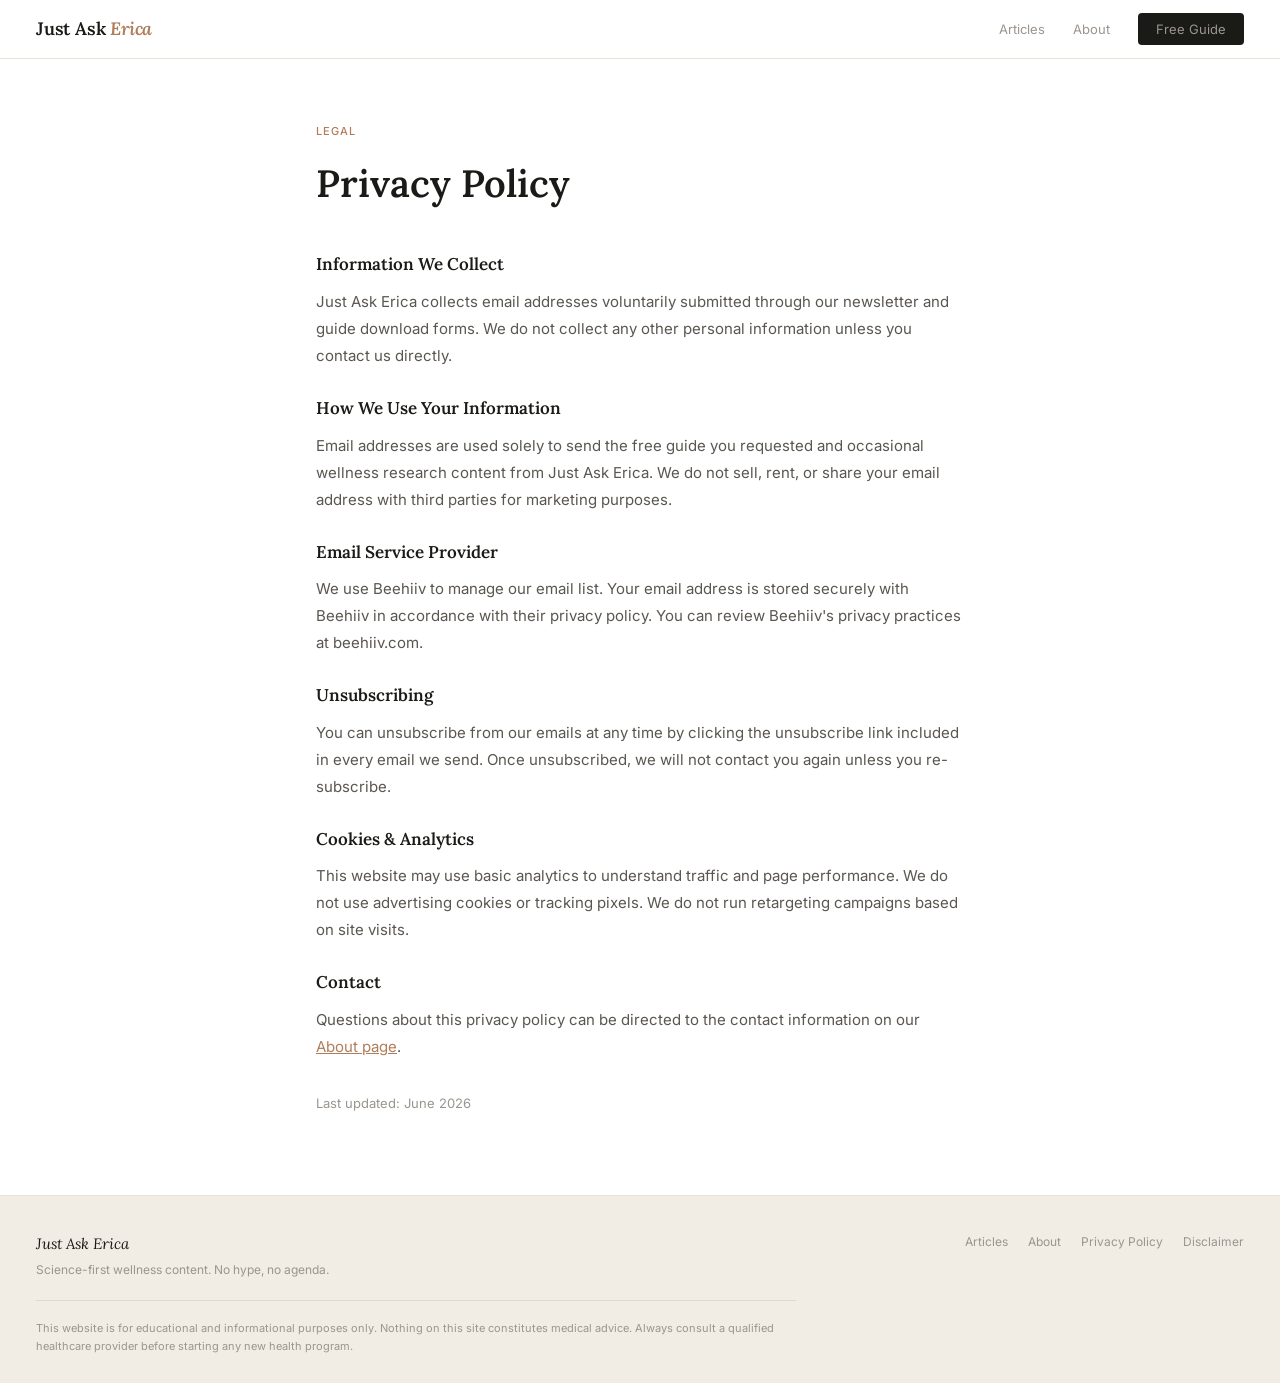
<file: privacy.html>
<!DOCTYPE html>
<html lang="en">
<head>
  <meta charset="UTF-8">
  <meta name="viewport" content="width=device-width, initial-scale=1.0">
  <meta name="description" content="Privacy Policy for Just Ask Erica.">
  <title>Privacy Policy — Just Ask Erica</title>
  <link rel="stylesheet" href="css/style.css">
  <link rel="icon" href="data:image/svg+xml,<svg xmlns='http://www.w3.org/2000/svg' viewBox='0 0 100 100'><text y='.9em' font-size='90'>E</text></svg>">
</head>
<body>

  <nav class="nav" role="navigation" aria-label="Main navigation">
    <div class="nav-inner">
      <a href="/" class="nav-logo">Just Ask <em>Erica</em></a>
      <ul class="nav-links">
        <li><a href="/#articles">Articles</a></li>
        <li><a href="about.html">About</a></li>
        <li><a href="free-guide.html" class="nav-cta">Free Guide</a></li>
      </ul>
      <button class="nav-hamburger" aria-label="Open menu">
        <span></span><span></span><span></span>
      </button>
    </div>
  </nav>

  <main>
    <div class="container" style="max-width: 720px; padding-top: 64px; padding-bottom: 80px;">
      <p class="section-label">Legal</p>
      <h1 style="font-family: var(--font-serif); font-size: clamp(26px, 3.5vw, 38px); font-weight: 600; color: var(--text); margin: 12px 0 36px;">Privacy Policy</h1>

      <div style="display: flex; flex-direction: column; gap: 24px; font-size: 15px; line-height: 1.8; color: var(--text-mid);">

        <div>
          <h2 style="font-family: var(--font-serif); font-size: 17px; font-weight: 600; color: var(--text); margin-bottom: 8px;">Information We Collect</h2>
          <p>Just Ask Erica collects email addresses voluntarily submitted through our newsletter and guide download forms. We do not collect any other personal information unless you contact us directly.</p>
        </div>

        <div>
          <h2 style="font-family: var(--font-serif); font-size: 17px; font-weight: 600; color: var(--text); margin-bottom: 8px;">How We Use Your Information</h2>
          <p>Email addresses are used solely to send the free guide you requested and occasional wellness research content from Just Ask Erica. We do not sell, rent, or share your email address with third parties for marketing purposes.</p>
        </div>

        <div>
          <h2 style="font-family: var(--font-serif); font-size: 17px; font-weight: 600; color: var(--text); margin-bottom: 8px;">Email Service Provider</h2>
          <p>We use Beehiiv to manage our email list. Your email address is stored securely with Beehiiv in accordance with their privacy policy. You can review Beehiiv's privacy practices at beehiiv.com.</p>
        </div>

        <div>
          <h2 style="font-family: var(--font-serif); font-size: 17px; font-weight: 600; color: var(--text); margin-bottom: 8px;">Unsubscribing</h2>
          <p>You can unsubscribe from our emails at any time by clicking the unsubscribe link included in every email we send. Once unsubscribed, we will not contact you again unless you re-subscribe.</p>
        </div>

        <div>
          <h2 style="font-family: var(--font-serif); font-size: 17px; font-weight: 600; color: var(--text); margin-bottom: 8px;">Cookies &amp; Analytics</h2>
          <p>This website may use basic analytics to understand traffic and page performance. We do not use advertising cookies or tracking pixels. We do not run retargeting campaigns based on site visits.</p>
        </div>

        <div>
          <h2 style="font-family: var(--font-serif); font-size: 17px; font-weight: 600; color: var(--text); margin-bottom: 8px;">Contact</h2>
          <p>Questions about this privacy policy can be directed to the contact information on our <a href="about.html" style="color: var(--terra); text-decoration: underline;">About page</a>.</p>
        </div>

        <p style="font-size: 13px; color: var(--text-muted); margin-top: 8px;">Last updated: June 2026</p>
      </div>
    </div>
  </main>

  <footer class="footer">
    <div class="footer-inner">
      <div class="footer-top">
        <div>
          <p class="footer-logo">Just Ask Erica</p>
          <p class="footer-tagline">Science-first wellness content. No hype, no agenda.</p>
        </div>
        <nav class="footer-links" aria-label="Footer navigation">
          <a href="/#articles">Articles</a>
          <a href="about.html">About</a>
          <a href="privacy.html">Privacy Policy</a>
          <a href="disclaimer.html">Disclaimer</a>
        </nav>
      </div>
      <p class="footer-disc">This website is for educational and informational purposes only. Nothing on this site constitutes medical advice. Always consult a qualified healthcare provider before starting any new health program.</p>
    </div>
  </footer>

  <script src="js/main.js"></script>
</body>
</html>
</file>
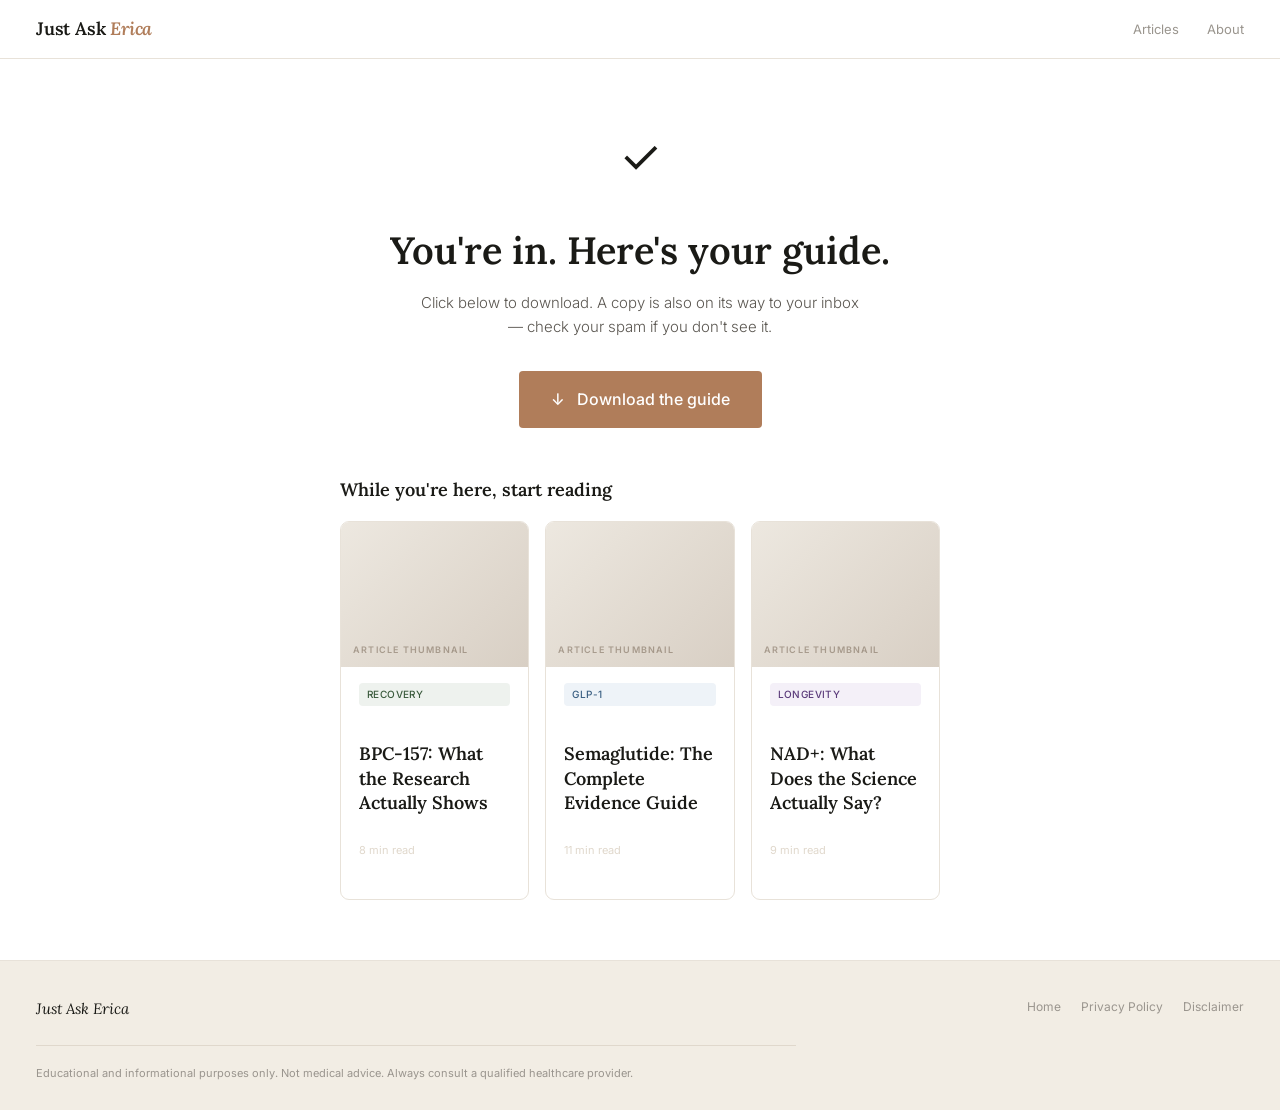
<file: welcome.html>
<!DOCTYPE html>
<html lang="en">
<head>
  <meta charset="UTF-8">
  <meta name="viewport" content="width=device-width, initial-scale=1.0">
  <meta name="robots" content="noindex">
  <title>You're in — Just Ask Erica</title>
  <link rel="stylesheet" href="css/style.css">
  <link rel="icon" href="data:image/svg+xml,<svg xmlns='http://www.w3.org/2000/svg' viewBox='0 0 100 100'><text y='.9em' font-size='90'>E</text></svg>">
</head>
<body>

  <nav class="nav" role="navigation">
    <div class="nav-inner">
      <a href="/" class="nav-logo">Just Ask <em>Erica</em></a>
      <ul class="nav-links">
        <li><a href="/#articles">Articles</a></li>
        <li><a href="about.html">About</a></li>
      </ul>
    </div>
  </nav>

  <main class="thankyou-page">
    <div class="thankyou-icon" aria-hidden="true">✓</div>
    <h1 class="thankyou-h1">You're in. Here's your guide.</h1>
    <p class="thankyou-sub">Click below to download. A copy is also on its way to your inbox — check your spam if you don't see it.</p>

    <!-- Replace href with the actual PDF path after uploading -->
    <a class="download-btn" href="guide/just-ask-erica-longevity-guide.pdf" download>
      ↓ &nbsp; Download the guide
    </a>

    <div class="thankyou-reads">
      <h3>While you're here, start reading</h3>
      <div class="article-grid" style="grid-template-columns: repeat(3,1fr); gap: 16px;">

        <a href="articles/bpc-157.html" class="article-card" style="text-decoration:none;">
          <div class="article-thumb-placeholder">Article thumbnail</div>
          <div class="article-body">
            <span class="article-badge badge-recovery">Recovery</span>
            <h3 class="article-title">BPC-157: What the Research Actually Shows</h3>
            <p class="article-meta">8 min read</p>
          </div>
        </a>

        <a href="articles/semaglutide-guide.html" class="article-card" style="text-decoration:none;">
          <div class="article-thumb-placeholder">Article thumbnail</div>
          <div class="article-body">
            <span class="article-badge badge-glp">GLP-1</span>
            <h3 class="article-title">Semaglutide: The Complete Evidence Guide</h3>
            <p class="article-meta">11 min read</p>
          </div>
        </a>

        <a href="articles/nad-plus.html" class="article-card" style="text-decoration:none;">
          <div class="article-thumb-placeholder">Article thumbnail</div>
          <div class="article-body">
            <span class="article-badge badge-nad">Longevity</span>
            <h3 class="article-title">NAD+: What Does the Science Actually Say?</h3>
            <p class="article-meta">9 min read</p>
          </div>
        </a>

      </div>
    </div>
  </main>

  <footer class="footer">
    <div class="footer-inner">
      <div class="footer-top">
        <p class="footer-logo">Just Ask Erica</p>
        <nav class="footer-links">
          <a href="/">Home</a>
          <a href="privacy.html">Privacy Policy</a>
          <a href="disclaimer.html">Disclaimer</a>
        </nav>
      </div>
      <p class="footer-disc">Educational and informational purposes only. Not medical advice. Always consult a qualified healthcare provider.</p>
    </div>
  </footer>

  <script src="js/main.js"></script>
</body>
</html>
</file>
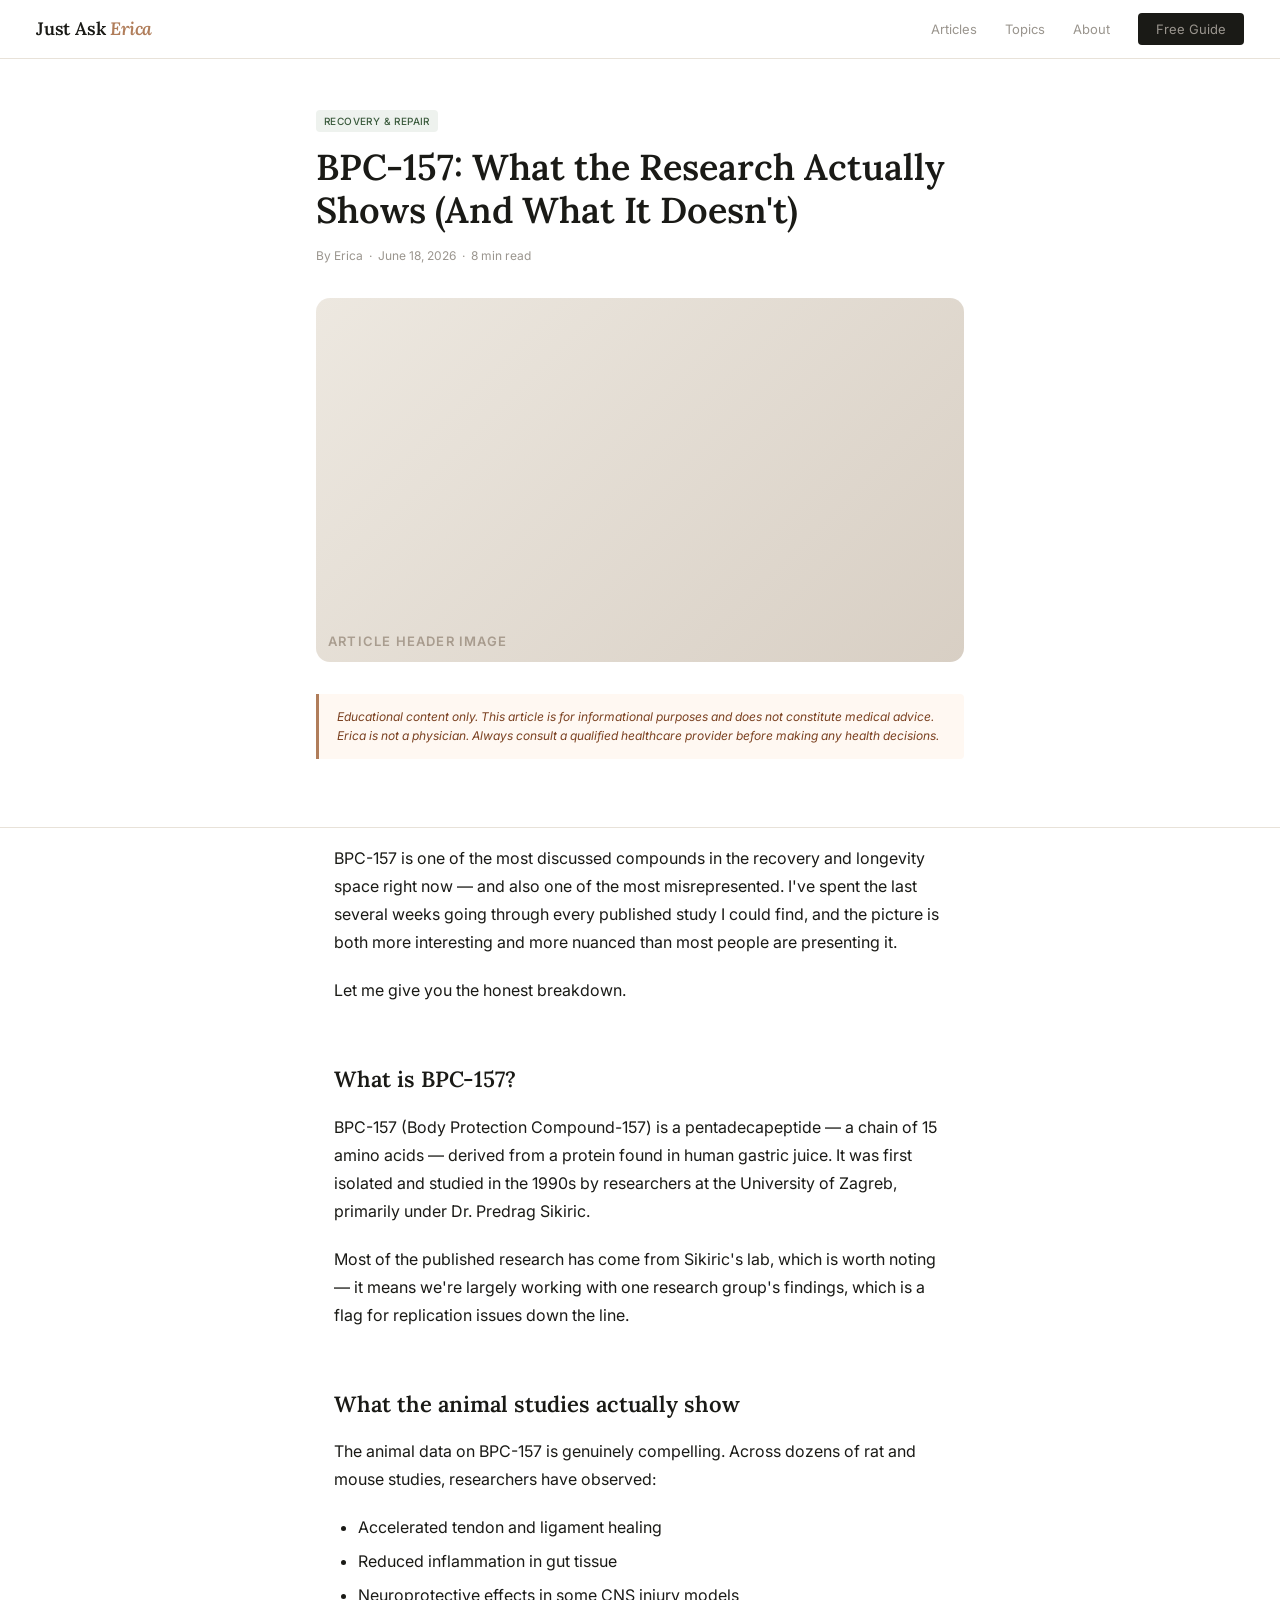
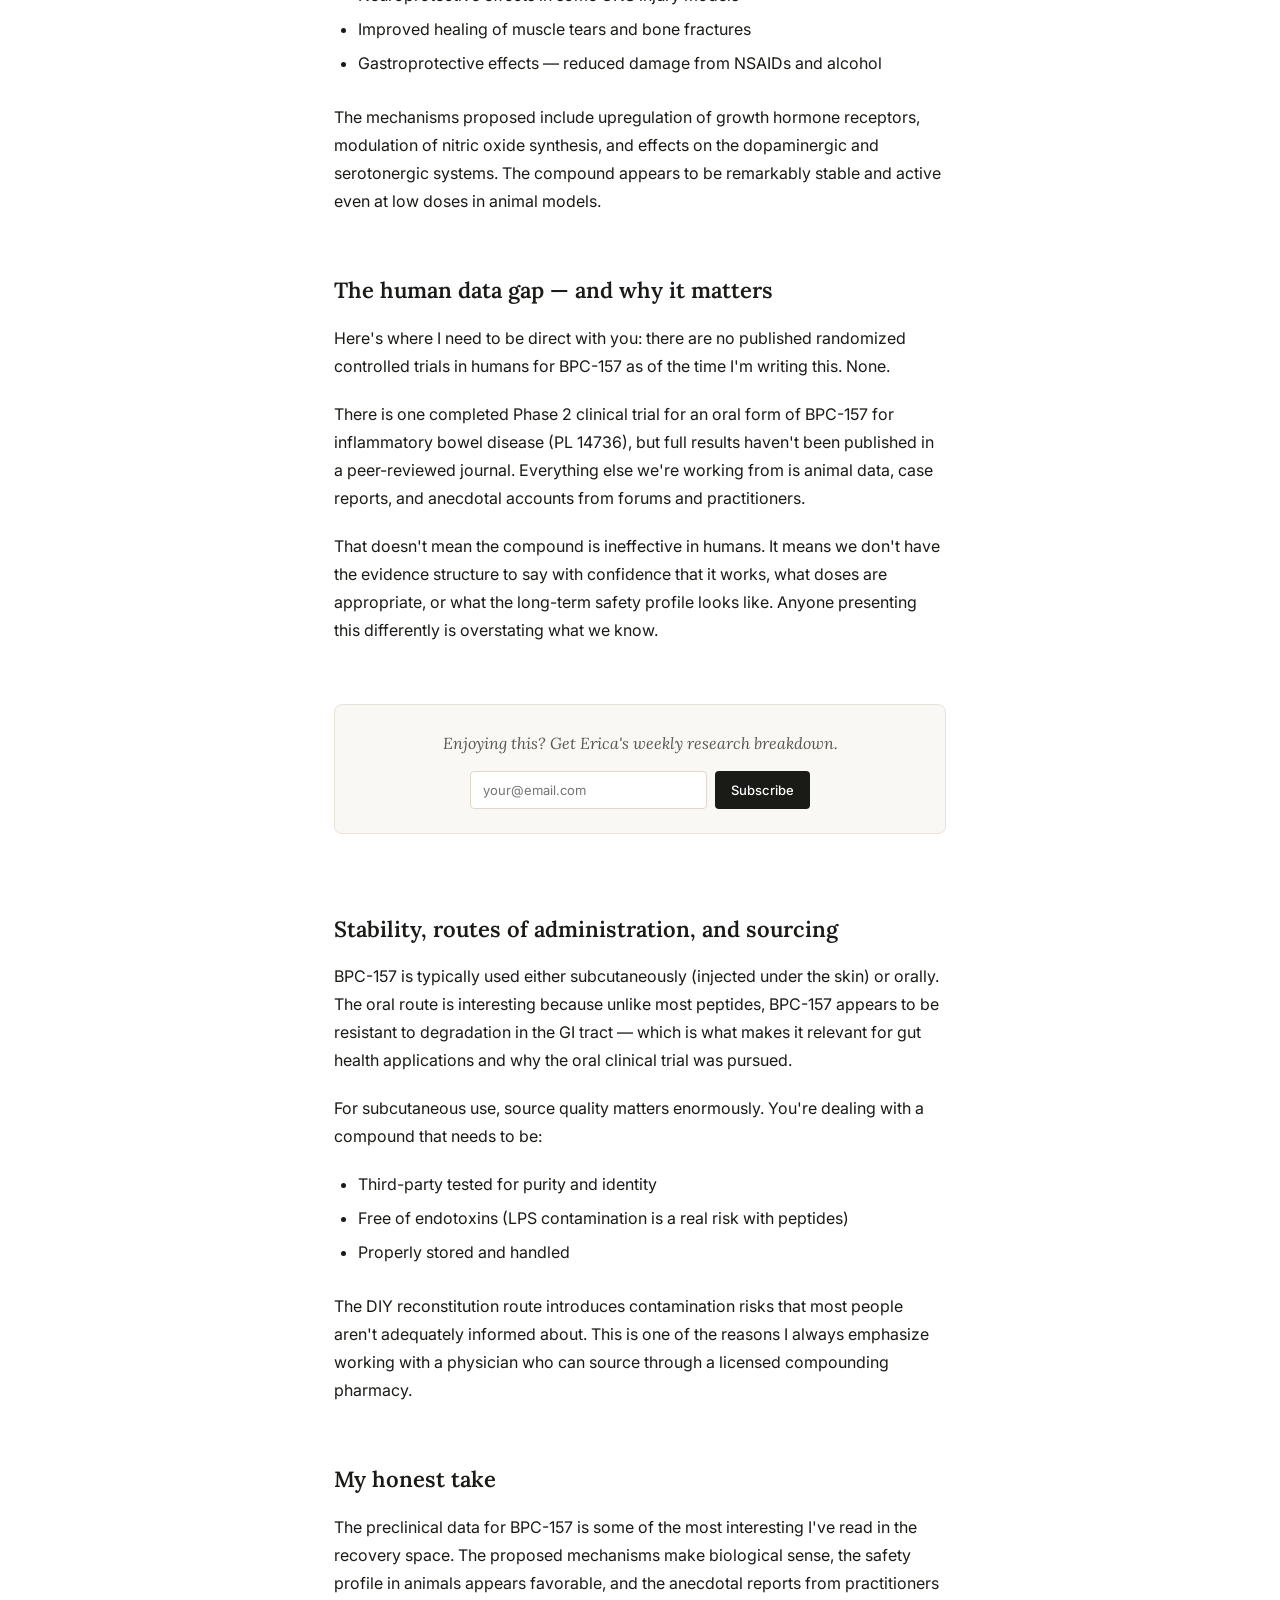
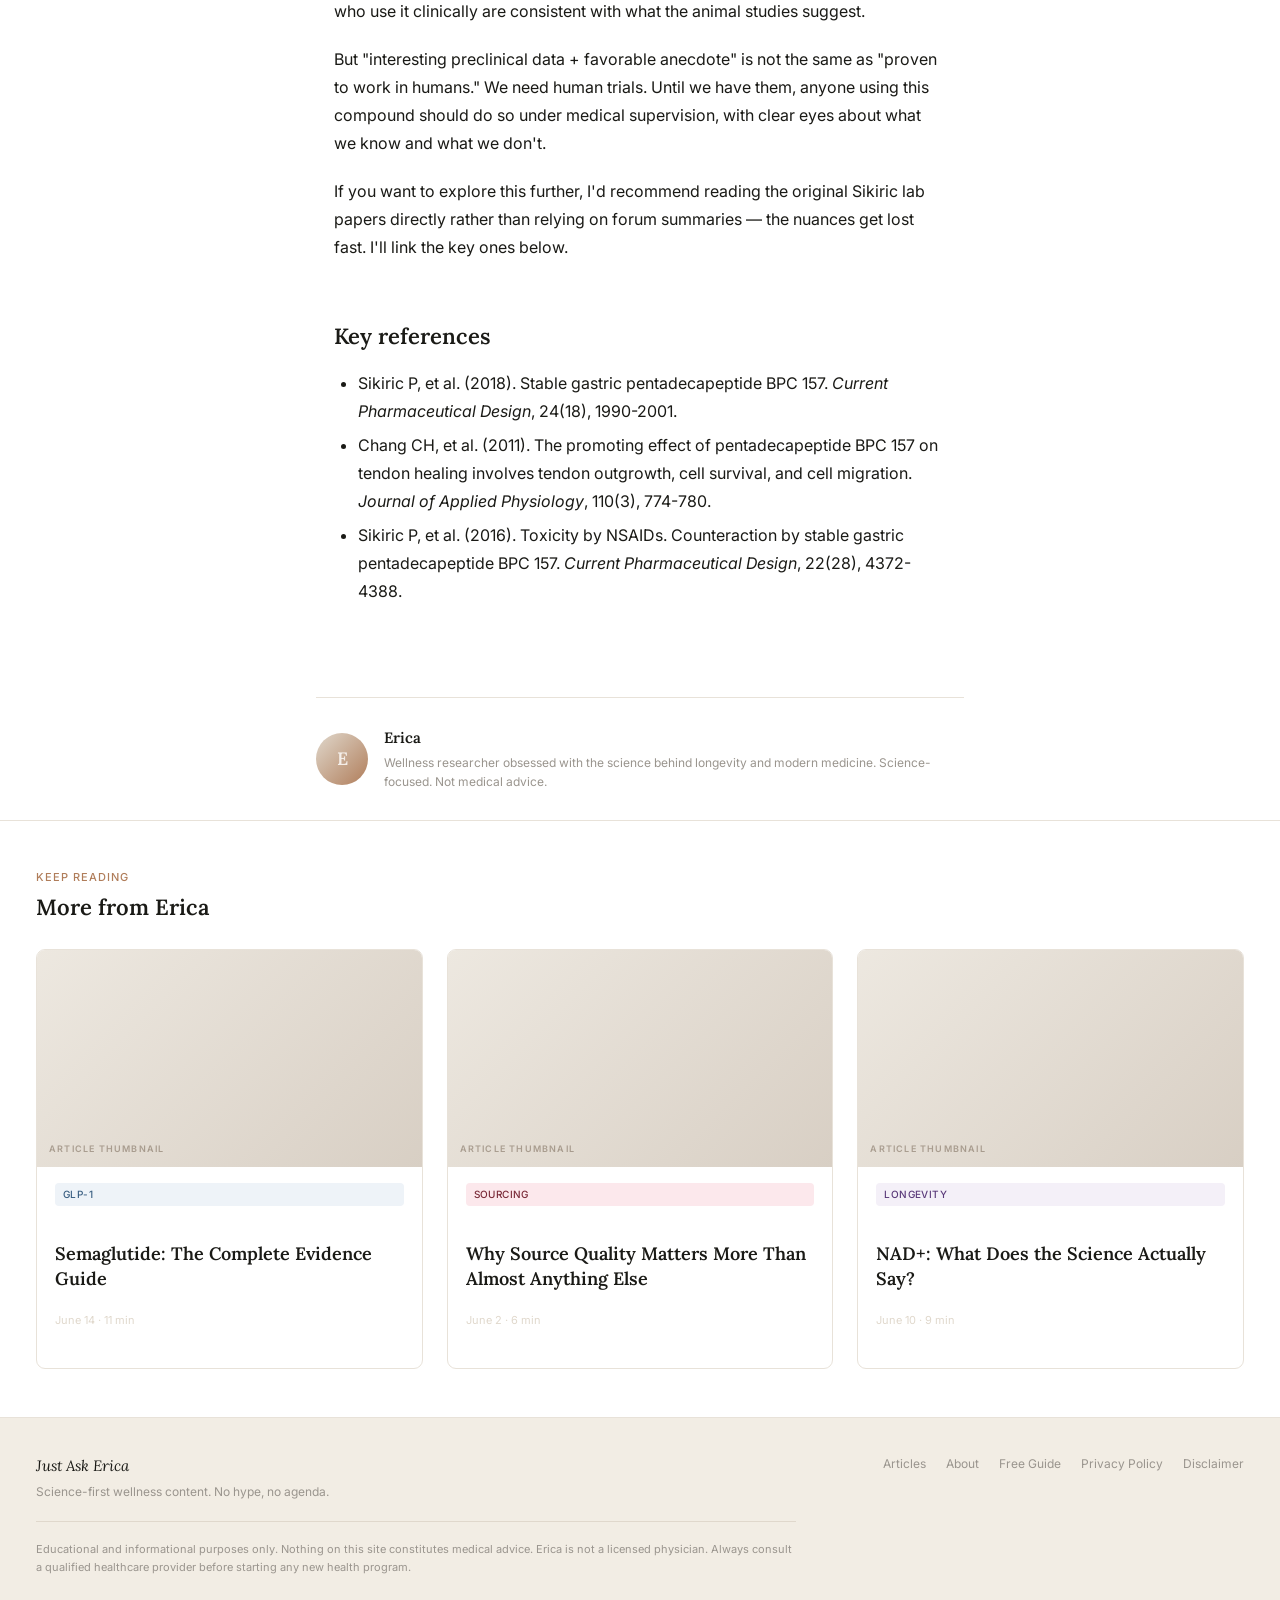
<file: articles/bpc-157.html>
<!DOCTYPE html>
<html lang="en">
<head>
  <meta charset="UTF-8">
  <meta name="viewport" content="width=device-width, initial-scale=1.0">
  <meta name="description" content="An honest breakdown of BPC-157 research — what animal studies show, what we still don't know, and why physician supervision matters.">
  <title>BPC-157: What the Research Actually Shows — Just Ask Erica</title>
  <link rel="stylesheet" href="../css/style.css">
  <link rel="icon" href="data:image/svg+xml,<svg xmlns='http://www.w3.org/2000/svg' viewBox='0 0 100 100'><text y='.9em' font-size='90'>E</text></svg>">
</head>
<body>

  <nav class="nav" role="navigation" aria-label="Main navigation">
    <div class="nav-inner">
      <a href="/" class="nav-logo">Just Ask <em>Erica</em></a>
      <ul class="nav-links">
        <li><a href="/#articles">Articles</a></li>
        <li><a href="/#topics">Topics</a></li>
        <li><a href="/about.html">About</a></li>
        <li><a href="/free-guide.html" class="nav-cta">Free Guide</a></li>
      </ul>
      <button class="nav-hamburger" aria-label="Open menu">
        <span></span><span></span><span></span>
      </button>
    </div>
  </nav>

  <article>

    <header class="article-header">
      <div class="article-content">
        <span class="article-badge badge-recovery" style="margin-bottom: 14px; display: inline-block;">Recovery &amp; Repair</span>
        <h1 class="article-page-title">BPC-157: What the Research Actually Shows (And What It Doesn't)</h1>
        <p class="article-byline">By Erica &nbsp;·&nbsp; June 18, 2026 &nbsp;·&nbsp; 8 min read</p>

        <!-- Replace src with actual thumbnail: ../images/thumb-bpc157.jpg -->
        <div class="article-thumb-placeholder" style="width:100%; aspect-ratio:16/9; border-radius: 14px; margin-bottom: 32px; max-height: 420px; font-size: 13px;">Article header image</div>

        <!-- DISCLAIMER — required on every post -->
        <div class="disclaimer-box">
          <p>Educational content only. This article is for informational purposes and does not constitute medical advice. Erica is not a physician. Always consult a qualified healthcare provider before making any health decisions.</p>
        </div>
      </div>
    </header>

    <div class="article-content">
      <div class="article-body">

        <p>BPC-157 is one of the most discussed compounds in the recovery and longevity space right now — and also one of the most misrepresented. I've spent the last several weeks going through every published study I could find, and the picture is both more interesting and more nuanced than most people are presenting it.</p>

        <p>Let me give you the honest breakdown.</p>

        <h2>What is BPC-157?</h2>

        <p>BPC-157 (Body Protection Compound-157) is a pentadecapeptide — a chain of 15 amino acids — derived from a protein found in human gastric juice. It was first isolated and studied in the 1990s by researchers at the University of Zagreb, primarily under Dr. Predrag Sikiric.</p>

        <p>Most of the published research has come from Sikiric's lab, which is worth noting — it means we're largely working with one research group's findings, which is a flag for replication issues down the line.</p>

        <h2>What the animal studies actually show</h2>

        <p>The animal data on BPC-157 is genuinely compelling. Across dozens of rat and mouse studies, researchers have observed:</p>

        <ul>
          <li>Accelerated tendon and ligament healing</li>
          <li>Reduced inflammation in gut tissue</li>
          <li>Neuroprotective effects in some CNS injury models</li>
          <li>Improved healing of muscle tears and bone fractures</li>
          <li>Gastroprotective effects — reduced damage from NSAIDs and alcohol</li>
        </ul>

        <p>The mechanisms proposed include upregulation of growth hormone receptors, modulation of nitric oxide synthesis, and effects on the dopaminergic and serotonergic systems. The compound appears to be remarkably stable and active even at low doses in animal models.</p>

        <h2>The human data gap — and why it matters</h2>

        <p>Here's where I need to be direct with you: there are no published randomized controlled trials in humans for BPC-157 as of the time I'm writing this. None.</p>

        <p>There is one completed Phase 2 clinical trial for an oral form of BPC-157 for inflammatory bowel disease (PL 14736), but full results haven't been published in a peer-reviewed journal. Everything else we're working from is animal data, case reports, and anecdotal accounts from forums and practitioners.</p>

        <p>That doesn't mean the compound is ineffective in humans. It means we don't have the evidence structure to say with confidence that it works, what doses are appropriate, or what the long-term safety profile looks like. Anyone presenting this differently is overstating what we know.</p>

        <!-- MID-ARTICLE NEWSLETTER -->
        <div class="mid-article-nl">
          <p>Enjoying this? Get Erica's weekly research breakdown.</p>
          <form class="mid-nl-form js-email-form" data-redirect="/welcome.html" novalidate>
            <input class="mid-nl-input" type="email" placeholder="your@email.com" aria-label="Email address" required>
            <button type="submit" class="mid-nl-btn">Subscribe</button>
          </form>
        </div>

        <h2>Stability, routes of administration, and sourcing</h2>

        <p>BPC-157 is typically used either subcutaneously (injected under the skin) or orally. The oral route is interesting because unlike most peptides, BPC-157 appears to be resistant to degradation in the GI tract — which is what makes it relevant for gut health applications and why the oral clinical trial was pursued.</p>

        <p>For subcutaneous use, source quality matters enormously. You're dealing with a compound that needs to be:</p>

        <ul>
          <li>Third-party tested for purity and identity</li>
          <li>Free of endotoxins (LPS contamination is a real risk with peptides)</li>
          <li>Properly stored and handled</li>
        </ul>

        <p>The DIY reconstitution route introduces contamination risks that most people aren't adequately informed about. This is one of the reasons I always emphasize working with a physician who can source through a licensed compounding pharmacy.</p>

        <h2>My honest take</h2>

        <p>The preclinical data for BPC-157 is some of the most interesting I've read in the recovery space. The proposed mechanisms make biological sense, the safety profile in animals appears favorable, and the anecdotal reports from practitioners who use it clinically are consistent with what the animal studies suggest.</p>

        <p>But "interesting preclinical data + favorable anecdote" is not the same as "proven to work in humans." We need human trials. Until we have them, anyone using this compound should do so under medical supervision, with clear eyes about what we know and what we don't.</p>

        <p>If you want to explore this further, I'd recommend reading the original Sikiric lab papers directly rather than relying on forum summaries — the nuances get lost fast. I'll link the key ones below.</p>

        <h2>Key references</h2>
        <ul>
          <li>Sikiric P, et al. (2018). Stable gastric pentadecapeptide BPC 157. <em>Current Pharmaceutical Design</em>, 24(18), 1990-2001.</li>
          <li>Chang CH, et al. (2011). The promoting effect of pentadecapeptide BPC 157 on tendon healing involves tendon outgrowth, cell survival, and cell migration. <em>Journal of Applied Physiology</em>, 110(3), 774-780.</li>
          <li>Sikiric P, et al. (2016). Toxicity by NSAIDs. Counteraction by stable gastric pentadecapeptide BPC 157. <em>Current Pharmaceutical Design</em>, 22(28), 4372-4388.</li>
        </ul>

      </div><!-- /.article-body -->

      <!-- AUTHOR BLOCK -->
      <div class="author-block">
        <!-- Replace with: <img class="author-avatar" src="../images/erica-avatar.jpg" alt="Erica"> -->
        <div class="about-avatar-placeholder" style="width:52px;height:52px;font-size:18px;" aria-hidden="true">E</div>
        <div>
          <p class="author-name">Erica</p>
          <p class="author-bio">Wellness researcher obsessed with the science behind longevity and modern medicine. Science-focused. Not medical advice.</p>
        </div>
      </div>

    </div><!-- /.article-content -->

    <!-- RELATED POSTS -->
    <section class="related-posts">
      <div class="container">
        <div class="section-header">
          <div>
            <p class="section-label">Keep Reading</p>
            <h2 class="section-title">More from Erica</h2>
          </div>
        </div>
        <div class="article-grid">
          <a href="semaglutide-guide.html" class="article-card">
            <div class="article-thumb-placeholder">Article thumbnail</div>
            <div class="article-body">
              <span class="article-badge badge-glp">GLP-1</span>
              <h3 class="article-title">Semaglutide: The Complete Evidence Guide</h3>
              <p class="article-meta">June 14 · 11 min</p>
            </div>
          </a>
          <a href="source-quality.html" class="article-card">
            <div class="article-thumb-placeholder">Article thumbnail</div>
            <div class="article-body">
              <span class="article-badge badge-sourcing">Sourcing</span>
              <h3 class="article-title">Why Source Quality Matters More Than Almost Anything Else</h3>
              <p class="article-meta">June 2 · 6 min</p>
            </div>
          </a>
          <a href="nad-plus.html" class="article-card">
            <div class="article-thumb-placeholder">Article thumbnail</div>
            <div class="article-body">
              <span class="article-badge badge-nad">Longevity</span>
              <h3 class="article-title">NAD+: What Does the Science Actually Say?</h3>
              <p class="article-meta">June 10 · 9 min</p>
            </div>
          </a>
        </div>
      </div>
    </section>

  </article>

  <!-- FOOTER -->
  <footer class="footer">
    <div class="footer-inner">
      <div class="footer-top">
        <div>
          <p class="footer-logo">Just Ask Erica</p>
          <p class="footer-tagline">Science-first wellness content. No hype, no agenda.</p>
        </div>
        <nav class="footer-links">
          <a href="/">Articles</a>
          <a href="/about.html">About</a>
          <a href="/free-guide.html">Free Guide</a>
          <a href="/privacy.html">Privacy Policy</a>
          <a href="/disclaimer.html">Disclaimer</a>
        </nav>
      </div>
      <p class="footer-disc">Educational and informational purposes only. Nothing on this site constitutes medical advice. Erica is not a licensed physician. Always consult a qualified healthcare provider before starting any new health program.</p>
    </div>
  </footer>

  <script src="../js/main.js"></script>
</body>
</html>
</file>
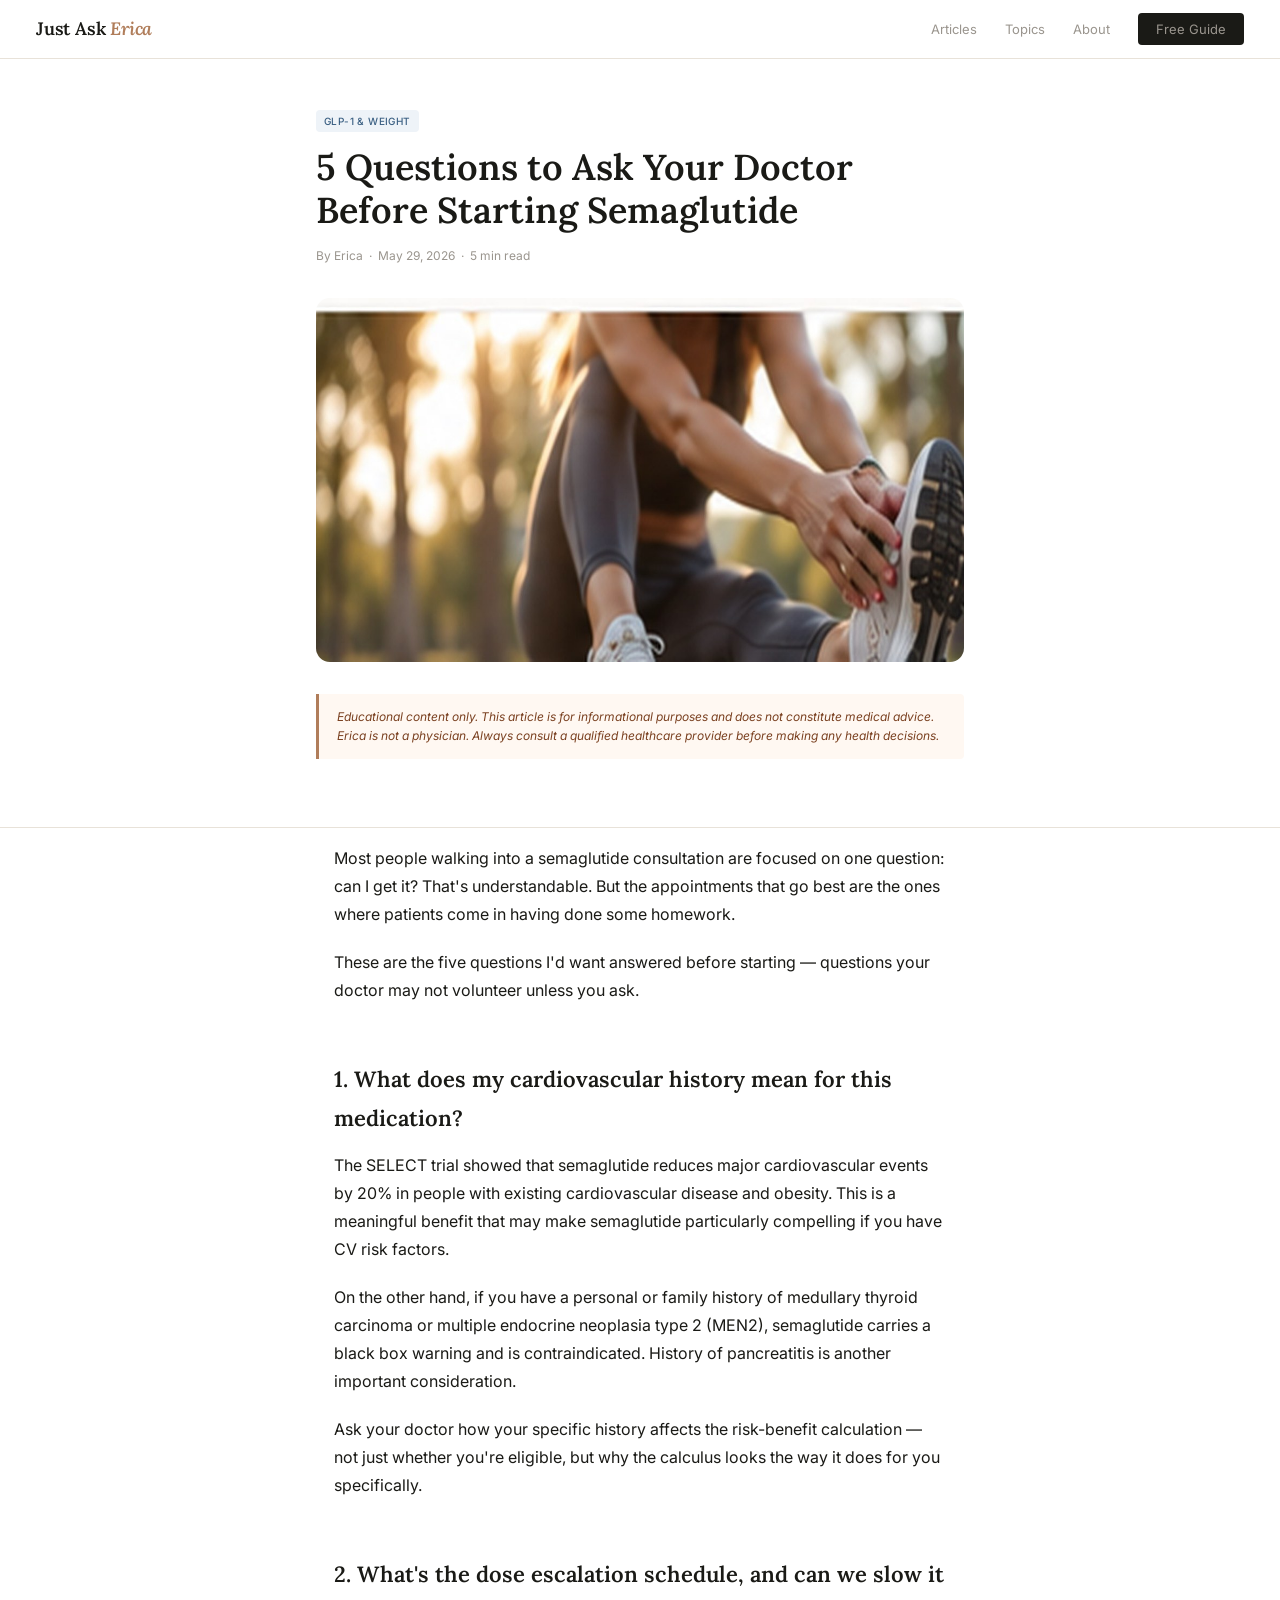
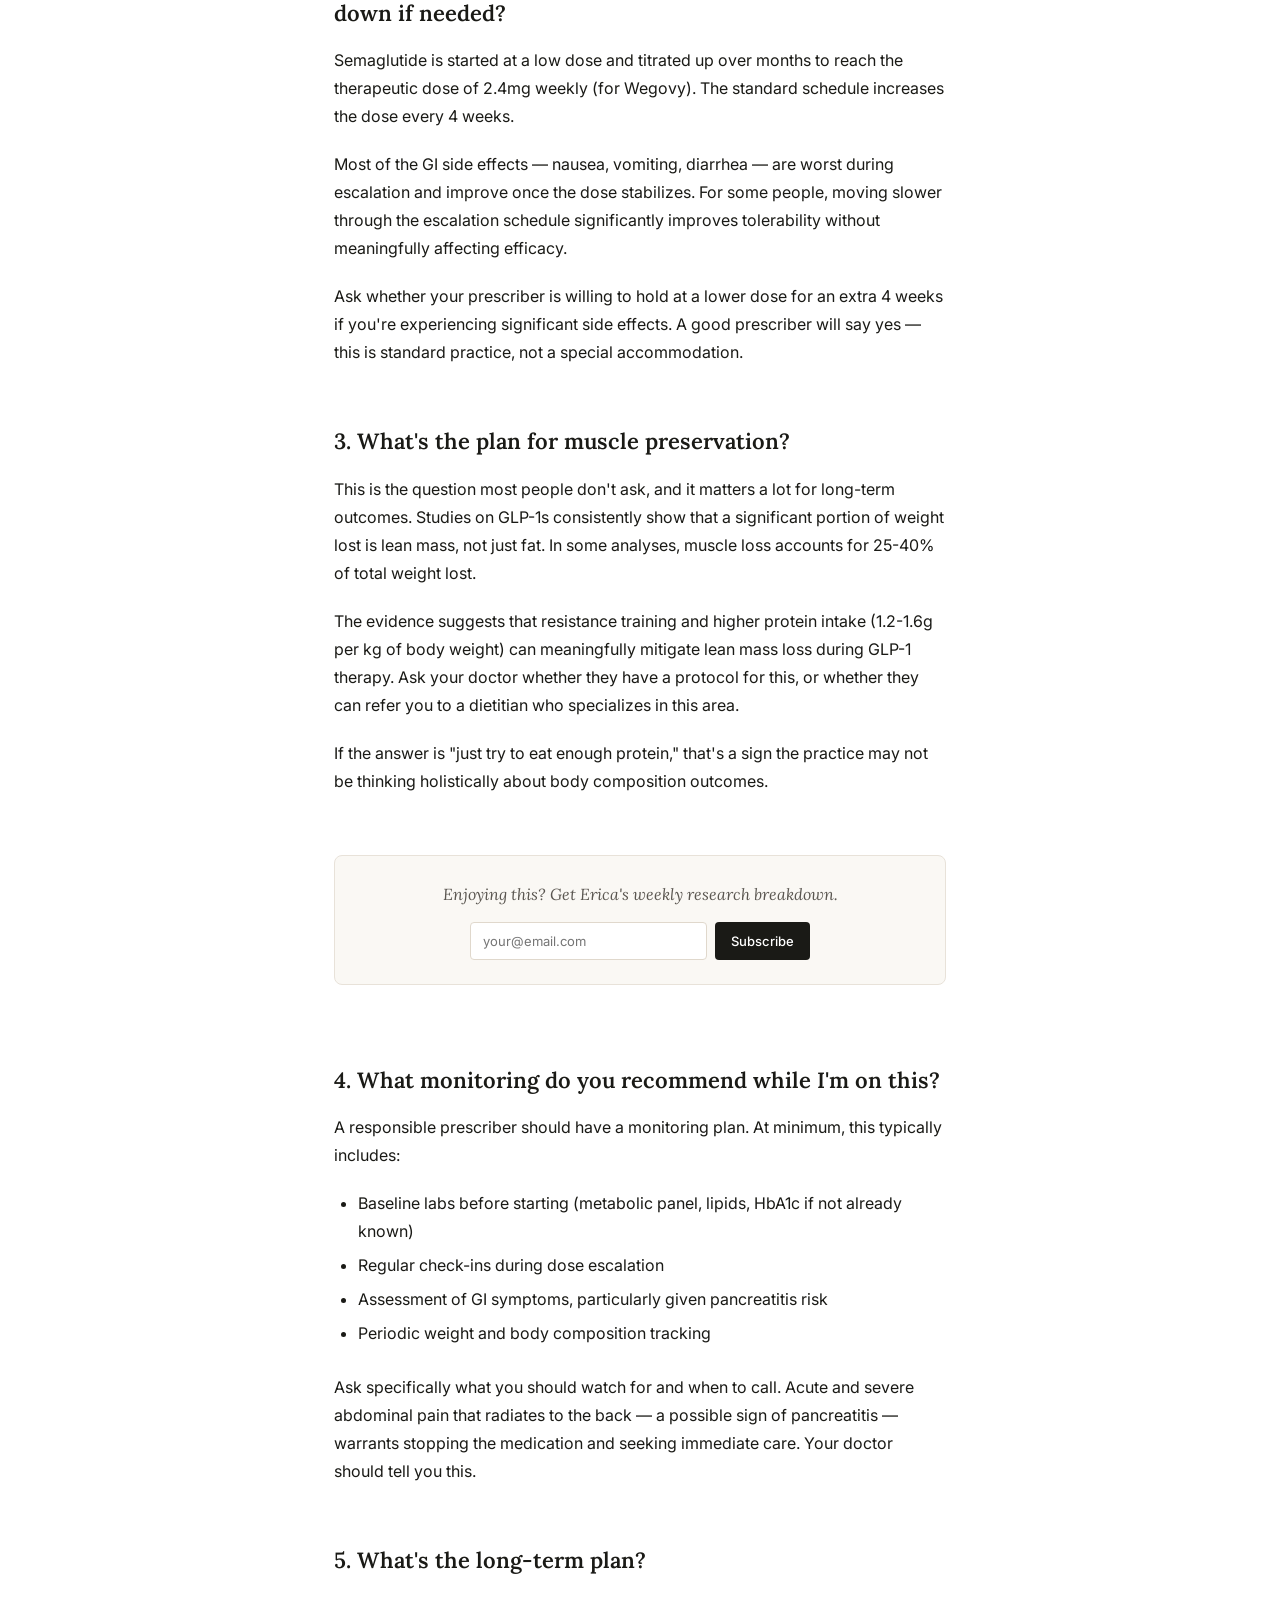
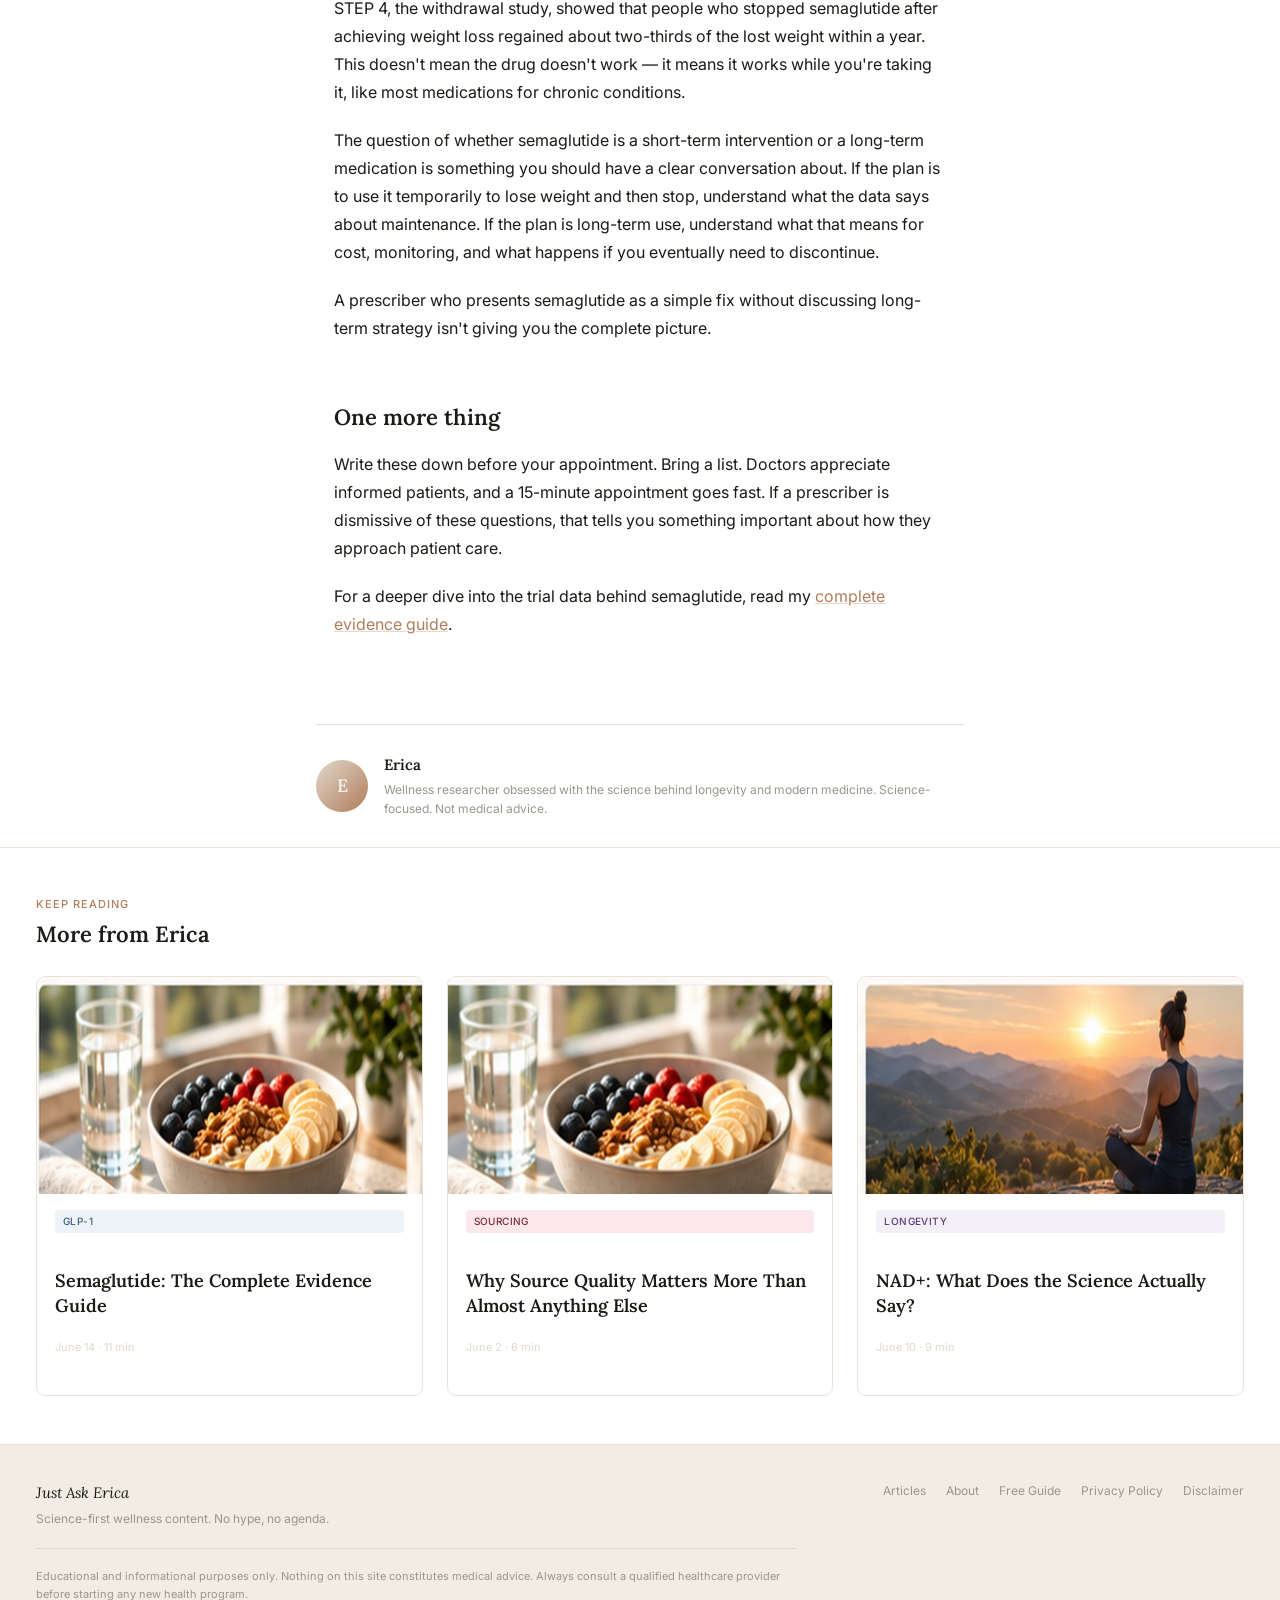
<file: articles/doctor-questions.html>
<!DOCTYPE html>
<html lang="en">
<head>
  <meta charset="UTF-8">
  <meta name="viewport" content="width=device-width, initial-scale=1.0">
  <meta name="description" content="5 questions to ask your doctor before starting semaglutide — what they may not volunteer, and why it matters.">
  <title>5 Questions to Ask Your Doctor Before Starting Semaglutide — Just Ask Erica</title>
  <link rel="stylesheet" href="../css/style.css">
  <link rel="icon" href="data:image/svg+xml,<svg xmlns='http://www.w3.org/2000/svg' viewBox='0 0 100 100'><text y='.9em' font-size='90'>E</text></svg>">
</head>
<body>

  <nav class="nav" role="navigation" aria-label="Main navigation">
    <div class="nav-inner">
      <a href="/" class="nav-logo">Just Ask <em>Erica</em></a>
      <ul class="nav-links">
        <li><a href="/#articles">Articles</a></li>
        <li><a href="/#topics">Topics</a></li>
        <li><a href="/about.html">About</a></li>
        <li><a href="/free-guide.html" class="nav-cta">Free Guide</a></li>
      </ul>
      <button class="nav-hamburger" aria-label="Open menu">
        <span></span><span></span><span></span>
      </button>
    </div>
  </nav>

  <article>

    <header class="article-header">
      <div class="article-content">
        <span class="article-badge badge-glp" style="margin-bottom: 14px; display: inline-block;">GLP-1 &amp; Weight</span>
        <h1 class="article-page-title">5 Questions to Ask Your Doctor Before Starting Semaglutide</h1>
        <p class="article-byline">By Erica &nbsp;·&nbsp; May 29, 2026 &nbsp;·&nbsp; 5 min read</p>
        <img class="article-thumb" src="../images/thumb-doctor.jpg" alt="Healthy movement and informed care" style="width:100%; aspect-ratio:16/9; object-fit:cover; border-radius:14px; margin-bottom:32px; max-height:420px;">
        <div class="disclaimer-box">
          <p>Educational content only. This article is for informational purposes and does not constitute medical advice. Erica is not a physician. Always consult a qualified healthcare provider before making any health decisions.</p>
        </div>
      </div>
    </header>

    <div class="article-content">
      <div class="article-body">

        <p>Most people walking into a semaglutide consultation are focused on one question: can I get it? That's understandable. But the appointments that go best are the ones where patients come in having done some homework.</p>

        <p>These are the five questions I'd want answered before starting — questions your doctor may not volunteer unless you ask.</p>

        <h2>1. What does my cardiovascular history mean for this medication?</h2>

        <p>The SELECT trial showed that semaglutide reduces major cardiovascular events by 20% in people with existing cardiovascular disease and obesity. This is a meaningful benefit that may make semaglutide particularly compelling if you have CV risk factors.</p>

        <p>On the other hand, if you have a personal or family history of medullary thyroid carcinoma or multiple endocrine neoplasia type 2 (MEN2), semaglutide carries a black box warning and is contraindicated. History of pancreatitis is another important consideration.</p>

        <p>Ask your doctor how your specific history affects the risk-benefit calculation — not just whether you're eligible, but why the calculus looks the way it does for you specifically.</p>

        <h2>2. What's the dose escalation schedule, and can we slow it down if needed?</h2>

        <p>Semaglutide is started at a low dose and titrated up over months to reach the therapeutic dose of 2.4mg weekly (for Wegovy). The standard schedule increases the dose every 4 weeks.</p>

        <p>Most of the GI side effects — nausea, vomiting, diarrhea — are worst during escalation and improve once the dose stabilizes. For some people, moving slower through the escalation schedule significantly improves tolerability without meaningfully affecting efficacy.</p>

        <p>Ask whether your prescriber is willing to hold at a lower dose for an extra 4 weeks if you're experiencing significant side effects. A good prescriber will say yes — this is standard practice, not a special accommodation.</p>

        <h2>3. What's the plan for muscle preservation?</h2>

        <p>This is the question most people don't ask, and it matters a lot for long-term outcomes. Studies on GLP-1s consistently show that a significant portion of weight lost is lean mass, not just fat. In some analyses, muscle loss accounts for 25-40% of total weight lost.</p>

        <p>The evidence suggests that resistance training and higher protein intake (1.2-1.6g per kg of body weight) can meaningfully mitigate lean mass loss during GLP-1 therapy. Ask your doctor whether they have a protocol for this, or whether they can refer you to a dietitian who specializes in this area.</p>

        <p>If the answer is "just try to eat enough protein," that's a sign the practice may not be thinking holistically about body composition outcomes.</p>

        <div class="mid-article-nl">
          <p>Enjoying this? Get Erica's weekly research breakdown.</p>
          <form class="mid-nl-form js-email-form" data-redirect="/welcome.html" novalidate>
            <input class="mid-nl-input" type="email" placeholder="your@email.com" aria-label="Email address" required>
            <button type="submit" class="mid-nl-btn">Subscribe</button>
          </form>
        </div>

        <h2>4. What monitoring do you recommend while I'm on this?</h2>

        <p>A responsible prescriber should have a monitoring plan. At minimum, this typically includes:</p>
        <ul>
          <li>Baseline labs before starting (metabolic panel, lipids, HbA1c if not already known)</li>
          <li>Regular check-ins during dose escalation</li>
          <li>Assessment of GI symptoms, particularly given pancreatitis risk</li>
          <li>Periodic weight and body composition tracking</li>
        </ul>

        <p>Ask specifically what you should watch for and when to call. Acute and severe abdominal pain that radiates to the back — a possible sign of pancreatitis — warrants stopping the medication and seeking immediate care. Your doctor should tell you this.</p>

        <h2>5. What's the long-term plan?</h2>

        <p>STEP 4, the withdrawal study, showed that people who stopped semaglutide after achieving weight loss regained about two-thirds of the lost weight within a year. This doesn't mean the drug doesn't work — it means it works while you're taking it, like most medications for chronic conditions.</p>

        <p>The question of whether semaglutide is a short-term intervention or a long-term medication is something you should have a clear conversation about. If the plan is to use it temporarily to lose weight and then stop, understand what the data says about maintenance. If the plan is long-term use, understand what that means for cost, monitoring, and what happens if you eventually need to discontinue.</p>

        <p>A prescriber who presents semaglutide as a simple fix without discussing long-term strategy isn't giving you the complete picture.</p>

        <h2>One more thing</h2>

        <p>Write these down before your appointment. Bring a list. Doctors appreciate informed patients, and a 15-minute appointment goes fast. If a prescriber is dismissive of these questions, that tells you something important about how they approach patient care.</p>

        <p>For a deeper dive into the trial data behind semaglutide, read my <a href="semaglutide-guide.html" style="color:var(--terra);">complete evidence guide</a>.</p>

      </div>

      <div class="author-block">
        <div class="about-avatar-placeholder" style="width:52px;height:52px;font-size:18px;" aria-hidden="true">E</div>
        <div>
          <p class="author-name">Erica</p>
          <p class="author-bio">Wellness researcher obsessed with the science behind longevity and modern medicine. Science-focused. Not medical advice.</p>
        </div>
      </div>
    </div>

    <section class="related-posts">
      <div class="container">
        <div class="section-header">
          <div>
            <p class="section-label">Keep Reading</p>
            <h2 class="section-title">More from Erica</h2>
          </div>
        </div>
        <div class="article-grid">
          <a href="semaglutide-guide.html" class="article-card">
            <img class="article-thumb" src="../images/thumb-glp1.jpg" alt="GLP-1">
            <div class="article-body">
              <span class="article-badge badge-glp">GLP-1</span>
              <h3 class="article-title">Semaglutide: The Complete Evidence Guide</h3>
              <p class="article-meta">June 14 · 11 min</p>
            </div>
          </a>
          <a href="source-quality.html" class="article-card">
            <img class="article-thumb" src="../images/thumb-sourcing.jpg" alt="Sourcing">
            <div class="article-body">
              <span class="article-badge badge-sourcing">Sourcing</span>
              <h3 class="article-title">Why Source Quality Matters More Than Almost Anything Else</h3>
              <p class="article-meta">June 2 · 6 min</p>
            </div>
          </a>
          <a href="nad-plus.html" class="article-card">
            <img class="article-thumb" src="../images/thumb-nad.jpg" alt="Longevity">
            <div class="article-body">
              <span class="article-badge badge-nad">Longevity</span>
              <h3 class="article-title">NAD+: What Does the Science Actually Say?</h3>
              <p class="article-meta">June 10 · 9 min</p>
            </div>
          </a>
        </div>
      </div>
    </section>

  </article>

  <footer class="footer">
    <div class="footer-inner">
      <div class="footer-top">
        <div>
          <p class="footer-logo">Just Ask Erica</p>
          <p class="footer-tagline">Science-first wellness content. No hype, no agenda.</p>
        </div>
        <nav class="footer-links">
          <a href="/">Articles</a>
          <a href="/about.html">About</a>
          <a href="/free-guide.html">Free Guide</a>
          <a href="/privacy.html">Privacy Policy</a>
          <a href="/disclaimer.html">Disclaimer</a>
        </nav>
      </div>
      <p class="footer-disc">Educational and informational purposes only. Nothing on this site constitutes medical advice. Always consult a qualified healthcare provider before starting any new health program.</p>
    </div>
  </footer>

  <script src="../js/main.js"></script>
</body>
</html>
</file>
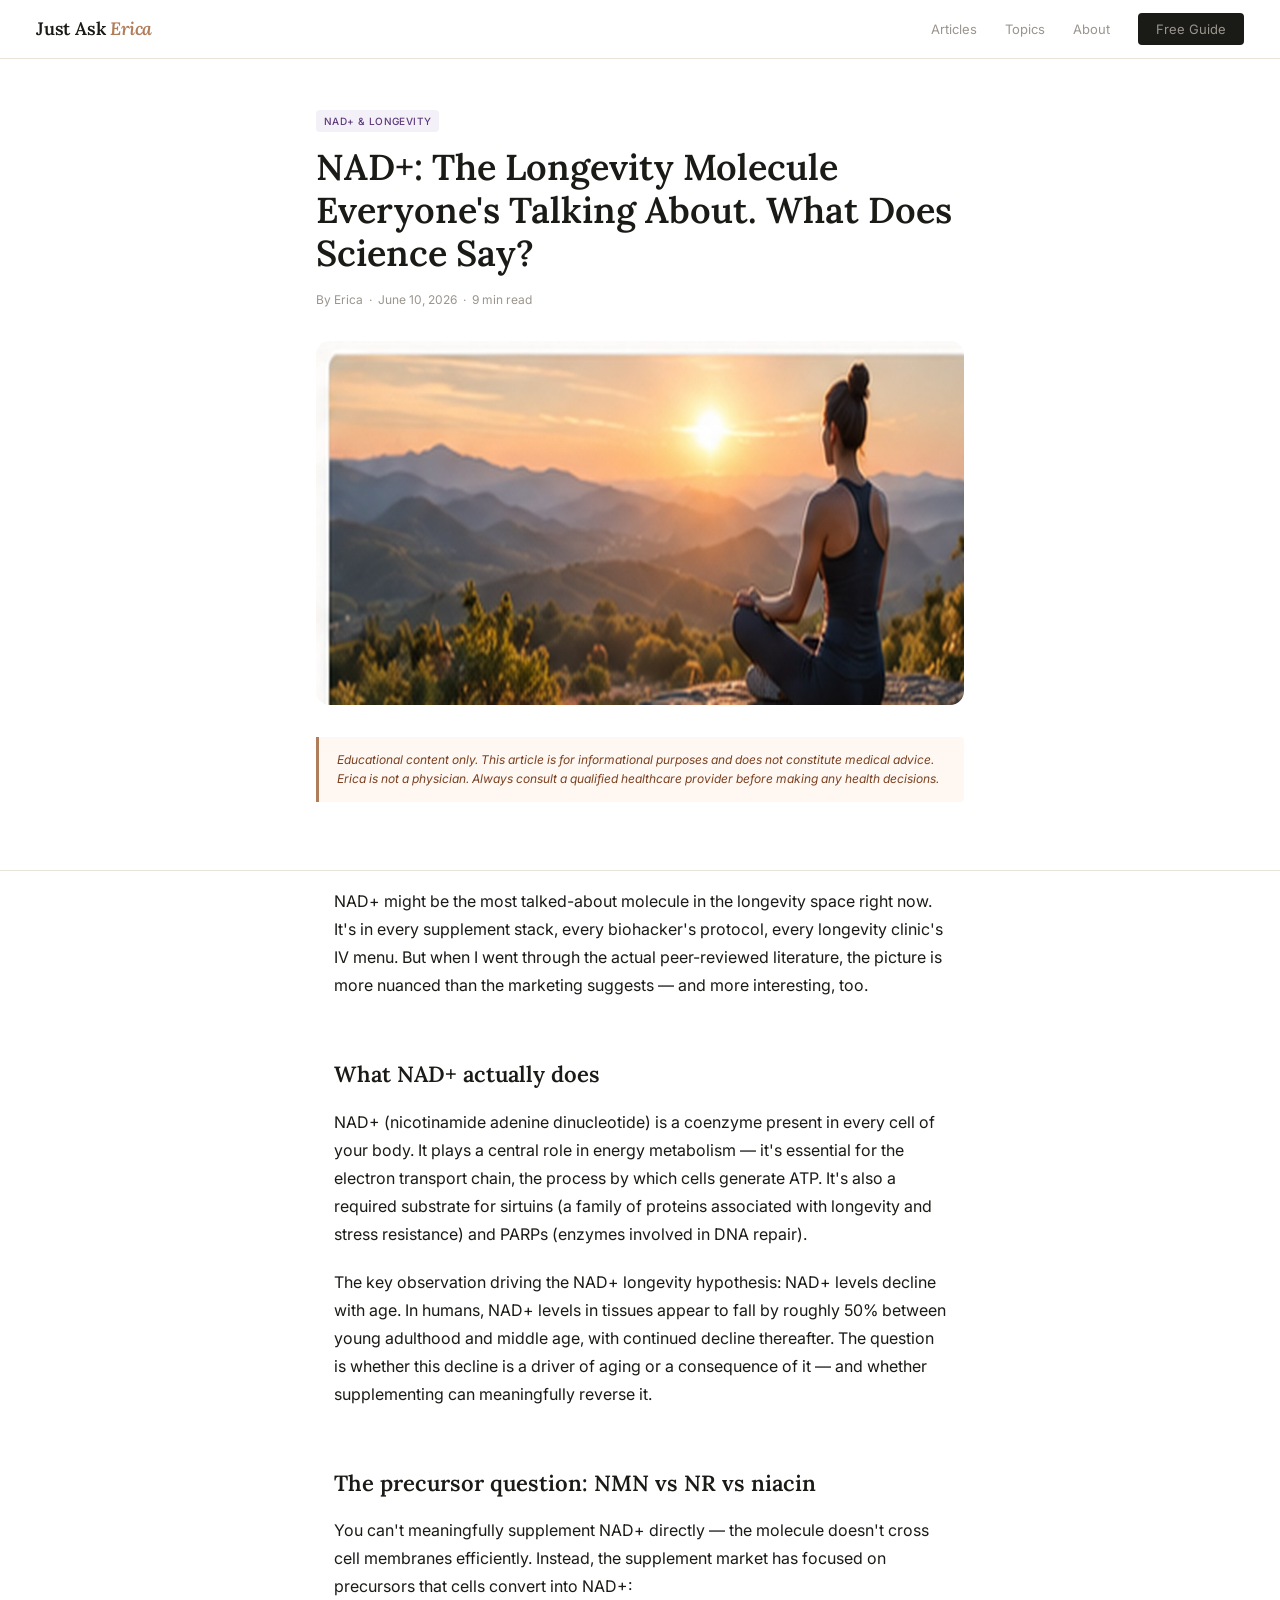
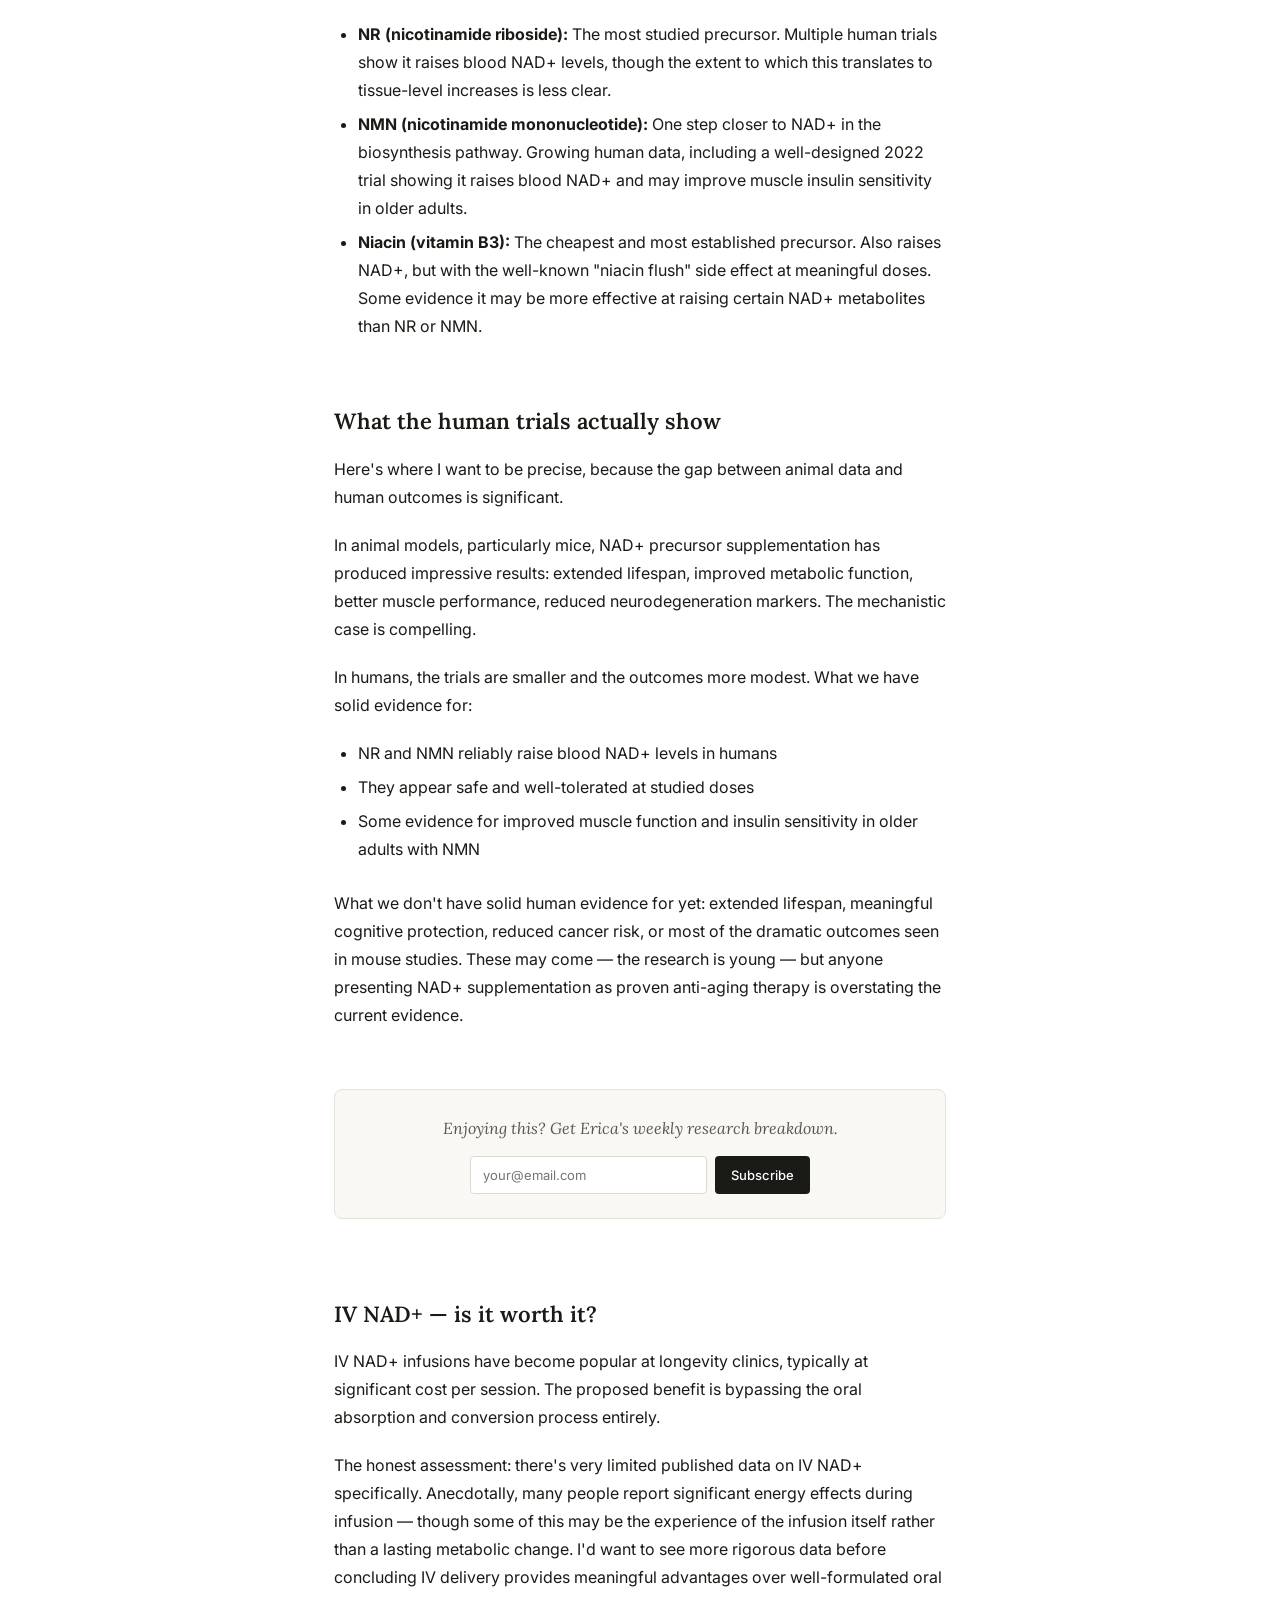
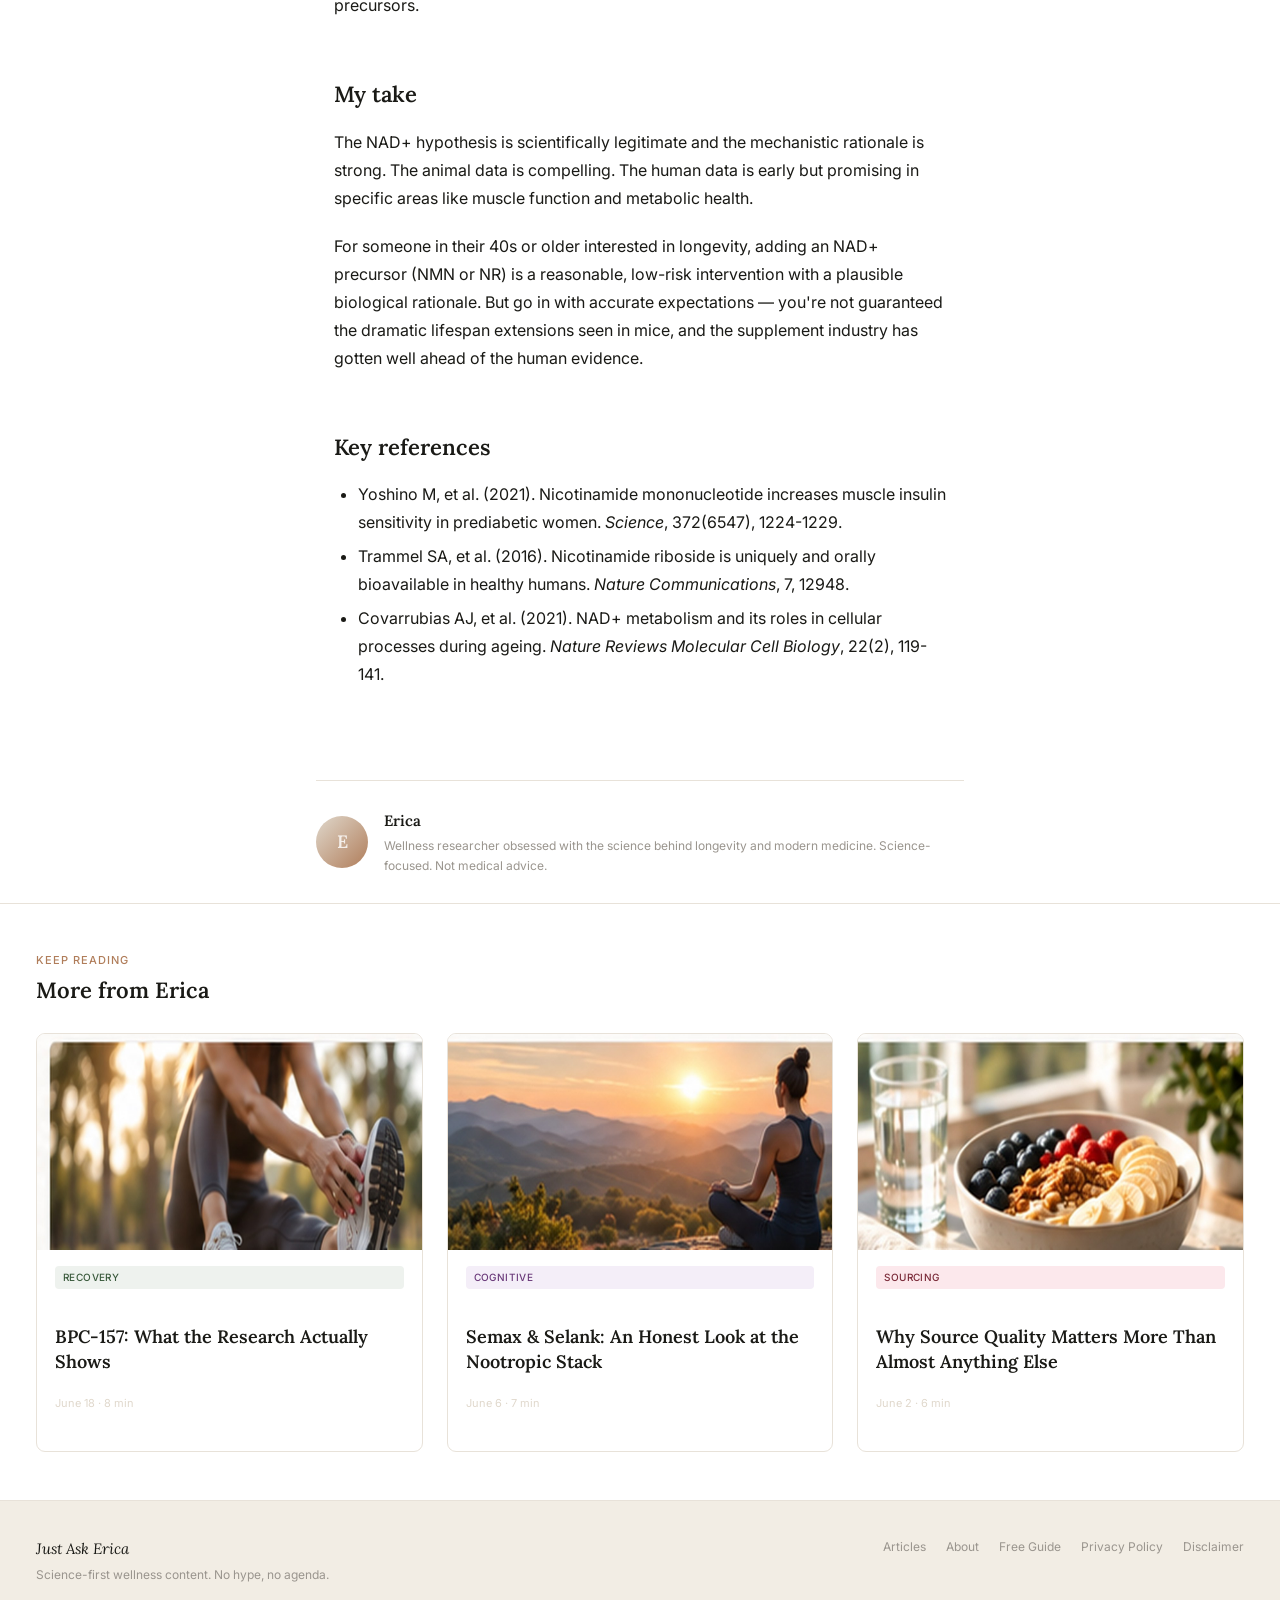
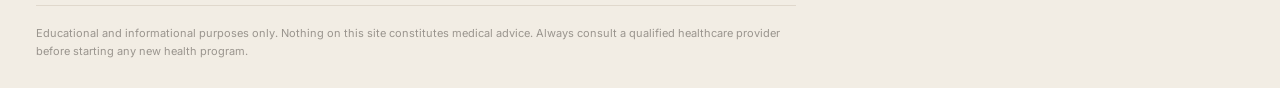
<file: articles/nad-plus.html>
<!DOCTYPE html>
<html lang="en">
<head>
  <meta charset="UTF-8">
  <meta name="viewport" content="width=device-width, initial-scale=1.0">
  <meta name="description" content="NAD+ and longevity — what the peer-reviewed data actually shows. Cutting through the supplement hype with real science.">
  <title>NAD+: The Longevity Molecule Everyone's Talking About — Just Ask Erica</title>
  <link rel="stylesheet" href="../css/style.css">
  <link rel="icon" href="data:image/svg+xml,<svg xmlns='http://www.w3.org/2000/svg' viewBox='0 0 100 100'><text y='.9em' font-size='90'>E</text></svg>">
</head>
<body>

  <nav class="nav" role="navigation" aria-label="Main navigation">
    <div class="nav-inner">
      <a href="/" class="nav-logo">Just Ask <em>Erica</em></a>
      <ul class="nav-links">
        <li><a href="/#articles">Articles</a></li>
        <li><a href="/#topics">Topics</a></li>
        <li><a href="/about.html">About</a></li>
        <li><a href="/free-guide.html" class="nav-cta">Free Guide</a></li>
      </ul>
      <button class="nav-hamburger" aria-label="Open menu">
        <span></span><span></span><span></span>
      </button>
    </div>
  </nav>

  <article>

    <header class="article-header">
      <div class="article-content">
        <span class="article-badge badge-nad" style="margin-bottom: 14px; display: inline-block;">NAD+ &amp; Longevity</span>
        <h1 class="article-page-title">NAD+: The Longevity Molecule Everyone's Talking About. What Does Science Say?</h1>
        <p class="article-byline">By Erica &nbsp;·&nbsp; June 10, 2026 &nbsp;·&nbsp; 9 min read</p>
        <img class="article-thumb" src="../images/thumb-nad.jpg" alt="Morning wellness and longevity" style="width:100%; aspect-ratio:16/9; object-fit:cover; border-radius:14px; margin-bottom:32px; max-height:420px;">
        <div class="disclaimer-box">
          <p>Educational content only. This article is for informational purposes and does not constitute medical advice. Erica is not a physician. Always consult a qualified healthcare provider before making any health decisions.</p>
        </div>
      </div>
    </header>

    <div class="article-content">
      <div class="article-body">

        <p>NAD+ might be the most talked-about molecule in the longevity space right now. It's in every supplement stack, every biohacker's protocol, every longevity clinic's IV menu. But when I went through the actual peer-reviewed literature, the picture is more nuanced than the marketing suggests — and more interesting, too.</p>

        <h2>What NAD+ actually does</h2>

        <p>NAD+ (nicotinamide adenine dinucleotide) is a coenzyme present in every cell of your body. It plays a central role in energy metabolism — it's essential for the electron transport chain, the process by which cells generate ATP. It's also a required substrate for sirtuins (a family of proteins associated with longevity and stress resistance) and PARPs (enzymes involved in DNA repair).</p>

        <p>The key observation driving the NAD+ longevity hypothesis: NAD+ levels decline with age. In humans, NAD+ levels in tissues appear to fall by roughly 50% between young adulthood and middle age, with continued decline thereafter. The question is whether this decline is a driver of aging or a consequence of it — and whether supplementing can meaningfully reverse it.</p>

        <h2>The precursor question: NMN vs NR vs niacin</h2>

        <p>You can't meaningfully supplement NAD+ directly — the molecule doesn't cross cell membranes efficiently. Instead, the supplement market has focused on precursors that cells convert into NAD+:</p>

        <ul>
          <li><strong>NR (nicotinamide riboside):</strong> The most studied precursor. Multiple human trials show it raises blood NAD+ levels, though the extent to which this translates to tissue-level increases is less clear.</li>
          <li><strong>NMN (nicotinamide mononucleotide):</strong> One step closer to NAD+ in the biosynthesis pathway. Growing human data, including a well-designed 2022 trial showing it raises blood NAD+ and may improve muscle insulin sensitivity in older adults.</li>
          <li><strong>Niacin (vitamin B3):</strong> The cheapest and most established precursor. Also raises NAD+, but with the well-known "niacin flush" side effect at meaningful doses. Some evidence it may be more effective at raising certain NAD+ metabolites than NR or NMN.</li>
        </ul>

        <h2>What the human trials actually show</h2>

        <p>Here's where I want to be precise, because the gap between animal data and human outcomes is significant.</p>

        <p>In animal models, particularly mice, NAD+ precursor supplementation has produced impressive results: extended lifespan, improved metabolic function, better muscle performance, reduced neurodegeneration markers. The mechanistic case is compelling.</p>

        <p>In humans, the trials are smaller and the outcomes more modest. What we have solid evidence for:</p>
        <ul>
          <li>NR and NMN reliably raise blood NAD+ levels in humans</li>
          <li>They appear safe and well-tolerated at studied doses</li>
          <li>Some evidence for improved muscle function and insulin sensitivity in older adults with NMN</li>
        </ul>

        <p>What we don't have solid human evidence for yet: extended lifespan, meaningful cognitive protection, reduced cancer risk, or most of the dramatic outcomes seen in mouse studies. These may come — the research is young — but anyone presenting NAD+ supplementation as proven anti-aging therapy is overstating the current evidence.</p>

        <div class="mid-article-nl">
          <p>Enjoying this? Get Erica's weekly research breakdown.</p>
          <form class="mid-nl-form js-email-form" data-redirect="/welcome.html" novalidate>
            <input class="mid-nl-input" type="email" placeholder="your@email.com" aria-label="Email address" required>
            <button type="submit" class="mid-nl-btn">Subscribe</button>
          </form>
        </div>

        <h2>IV NAD+ — is it worth it?</h2>

        <p>IV NAD+ infusions have become popular at longevity clinics, typically at significant cost per session. The proposed benefit is bypassing the oral absorption and conversion process entirely.</p>

        <p>The honest assessment: there's very limited published data on IV NAD+ specifically. Anecdotally, many people report significant energy effects during infusion — though some of this may be the experience of the infusion itself rather than a lasting metabolic change. I'd want to see more rigorous data before concluding IV delivery provides meaningful advantages over well-formulated oral precursors.</p>

        <h2>My take</h2>

        <p>The NAD+ hypothesis is scientifically legitimate and the mechanistic rationale is strong. The animal data is compelling. The human data is early but promising in specific areas like muscle function and metabolic health.</p>

        <p>For someone in their 40s or older interested in longevity, adding an NAD+ precursor (NMN or NR) is a reasonable, low-risk intervention with a plausible biological rationale. But go in with accurate expectations — you're not guaranteed the dramatic lifespan extensions seen in mice, and the supplement industry has gotten well ahead of the human evidence.</p>

        <h2>Key references</h2>
        <ul>
          <li>Yoshino M, et al. (2021). Nicotinamide mononucleotide increases muscle insulin sensitivity in prediabetic women. <em>Science</em>, 372(6547), 1224-1229.</li>
          <li>Trammel SA, et al. (2016). Nicotinamide riboside is uniquely and orally bioavailable in healthy humans. <em>Nature Communications</em>, 7, 12948.</li>
          <li>Covarrubias AJ, et al. (2021). NAD+ metabolism and its roles in cellular processes during ageing. <em>Nature Reviews Molecular Cell Biology</em>, 22(2), 119-141.</li>
        </ul>

      </div>

      <div class="author-block">
        <div class="about-avatar-placeholder" style="width:52px;height:52px;font-size:18px;" aria-hidden="true">E</div>
        <div>
          <p class="author-name">Erica</p>
          <p class="author-bio">Wellness researcher obsessed with the science behind longevity and modern medicine. Science-focused. Not medical advice.</p>
        </div>
      </div>
    </div>

    <section class="related-posts">
      <div class="container">
        <div class="section-header">
          <div>
            <p class="section-label">Keep Reading</p>
            <h2 class="section-title">More from Erica</h2>
          </div>
        </div>
        <div class="article-grid">
          <a href="bpc-157.html" class="article-card">
            <img class="article-thumb" src="../images/thumb-recovery.jpg" alt="Recovery">
            <div class="article-body">
              <span class="article-badge badge-recovery">Recovery</span>
              <h3 class="article-title">BPC-157: What the Research Actually Shows</h3>
              <p class="article-meta">June 18 · 8 min</p>
            </div>
          </a>
          <a href="semax-selank.html" class="article-card">
            <img class="article-thumb" src="../images/thumb-cognitive.jpg" alt="Cognitive health">
            <div class="article-body">
              <span class="article-badge badge-cognitive">Cognitive</span>
              <h3 class="article-title">Semax &amp; Selank: An Honest Look at the Nootropic Stack</h3>
              <p class="article-meta">June 6 · 7 min</p>
            </div>
          </a>
          <a href="source-quality.html" class="article-card">
            <img class="article-thumb" src="../images/thumb-sourcing.jpg" alt="Sourcing">
            <div class="article-body">
              <span class="article-badge badge-sourcing">Sourcing</span>
              <h3 class="article-title">Why Source Quality Matters More Than Almost Anything Else</h3>
              <p class="article-meta">June 2 · 6 min</p>
            </div>
          </a>
        </div>
      </div>
    </section>

  </article>

  <footer class="footer">
    <div class="footer-inner">
      <div class="footer-top">
        <div>
          <p class="footer-logo">Just Ask Erica</p>
          <p class="footer-tagline">Science-first wellness content. No hype, no agenda.</p>
        </div>
        <nav class="footer-links">
          <a href="/">Articles</a>
          <a href="/about.html">About</a>
          <a href="/free-guide.html">Free Guide</a>
          <a href="/privacy.html">Privacy Policy</a>
          <a href="/disclaimer.html">Disclaimer</a>
        </nav>
      </div>
      <p class="footer-disc">Educational and informational purposes only. Nothing on this site constitutes medical advice. Always consult a qualified healthcare provider before starting any new health program.</p>
    </div>
  </footer>

  <script src="../js/main.js"></script>
</body>
</html>
</file>
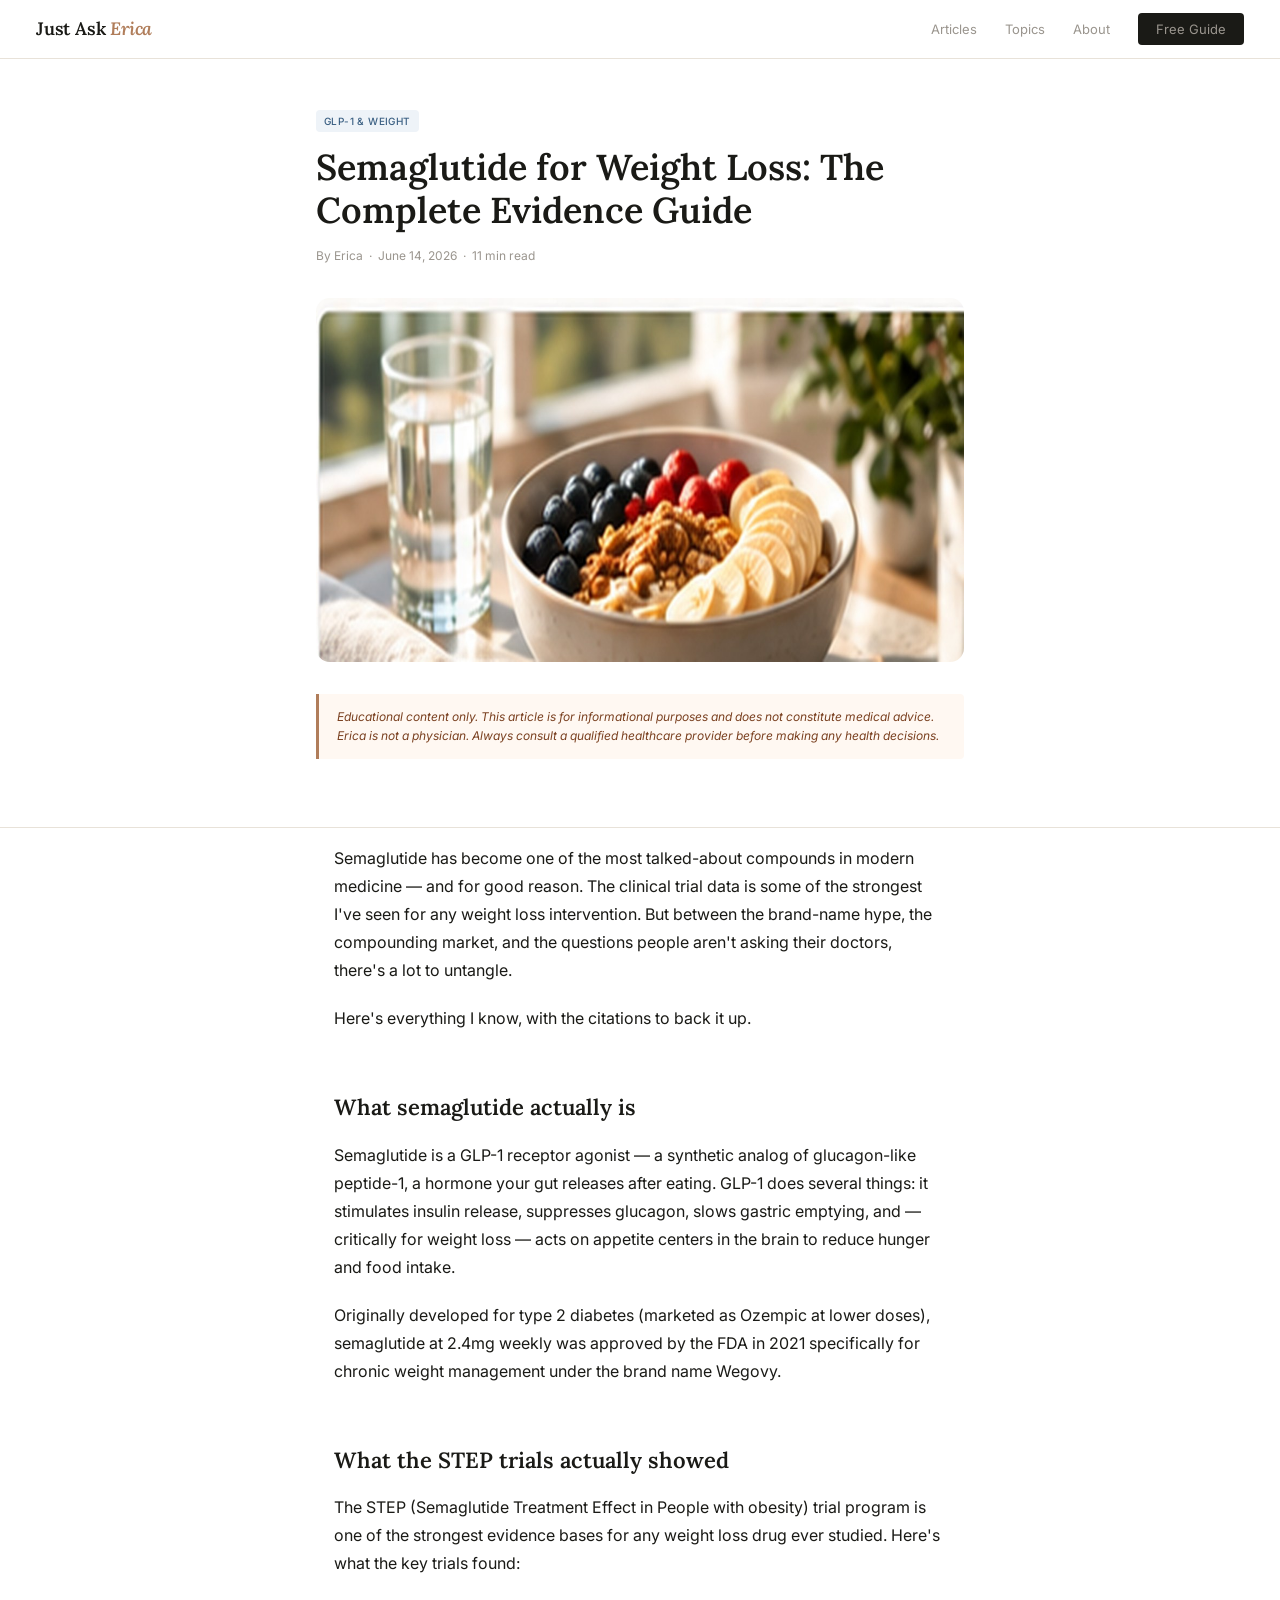
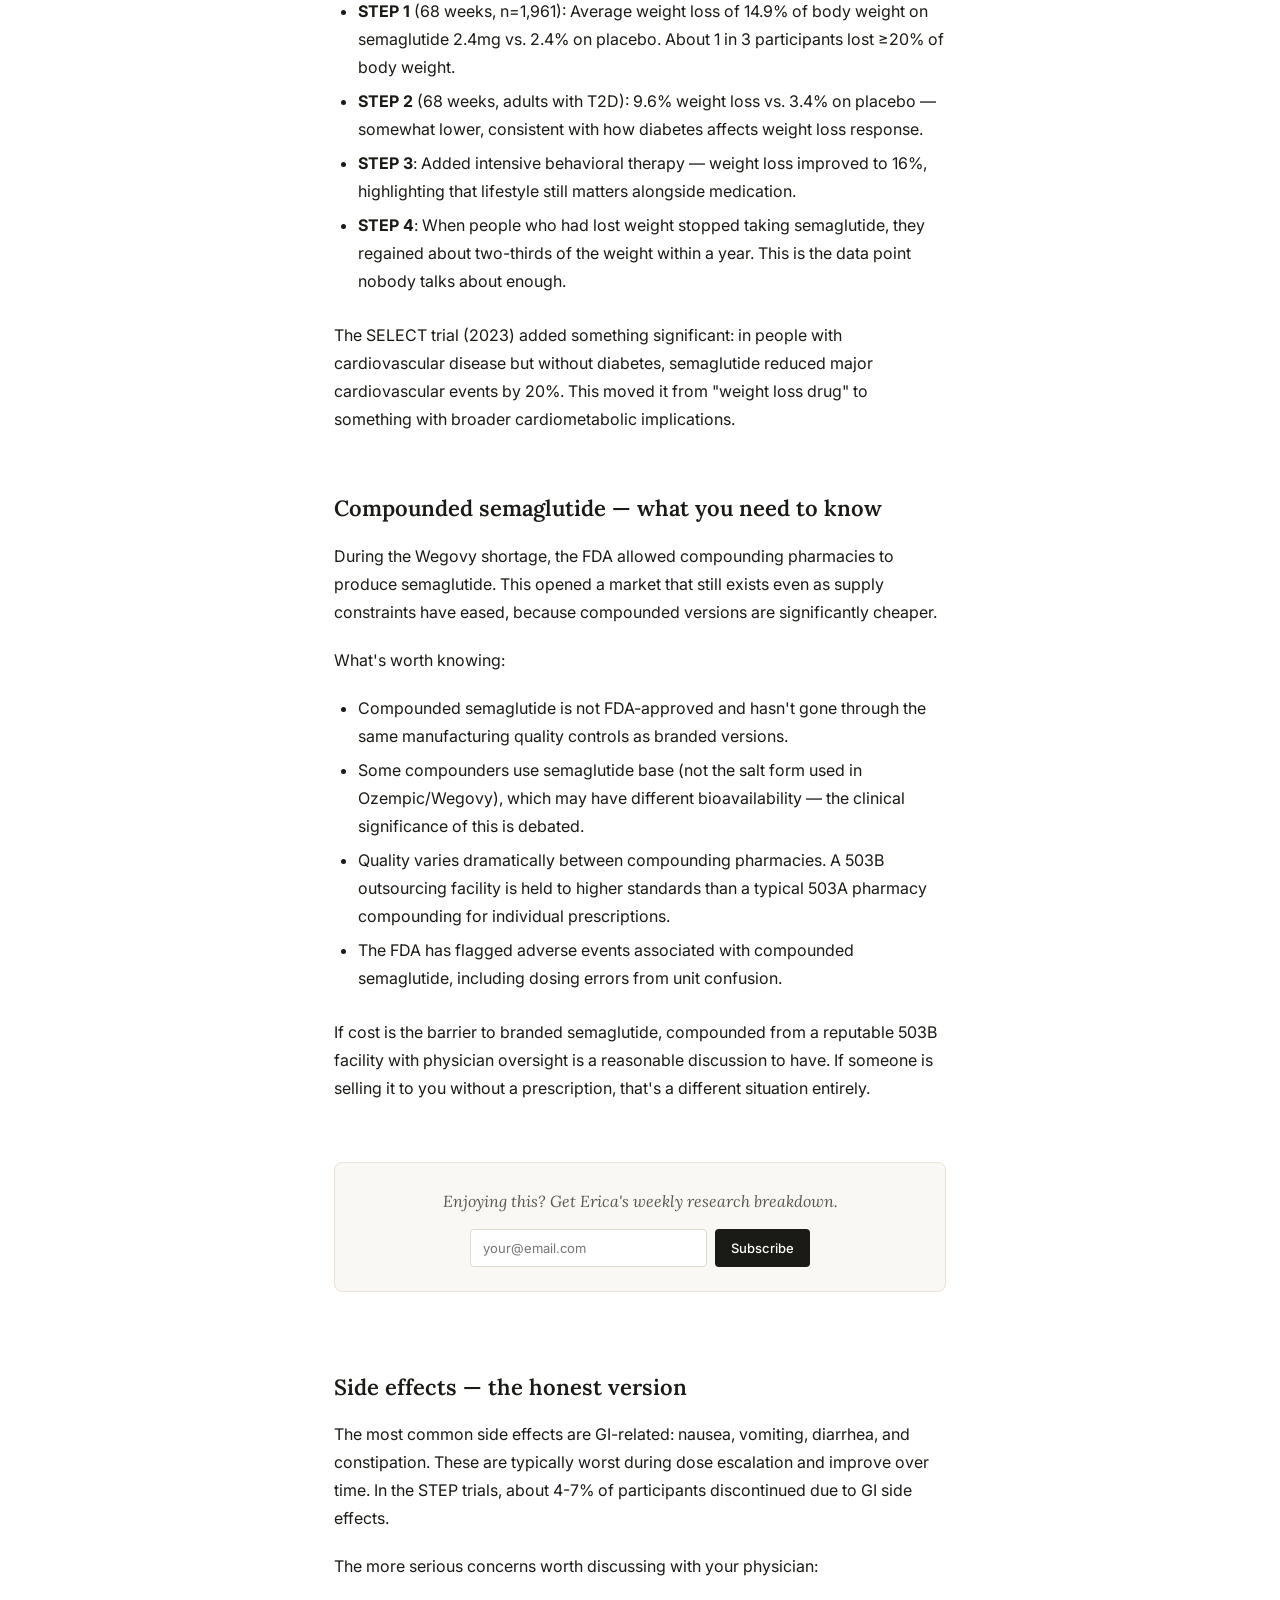
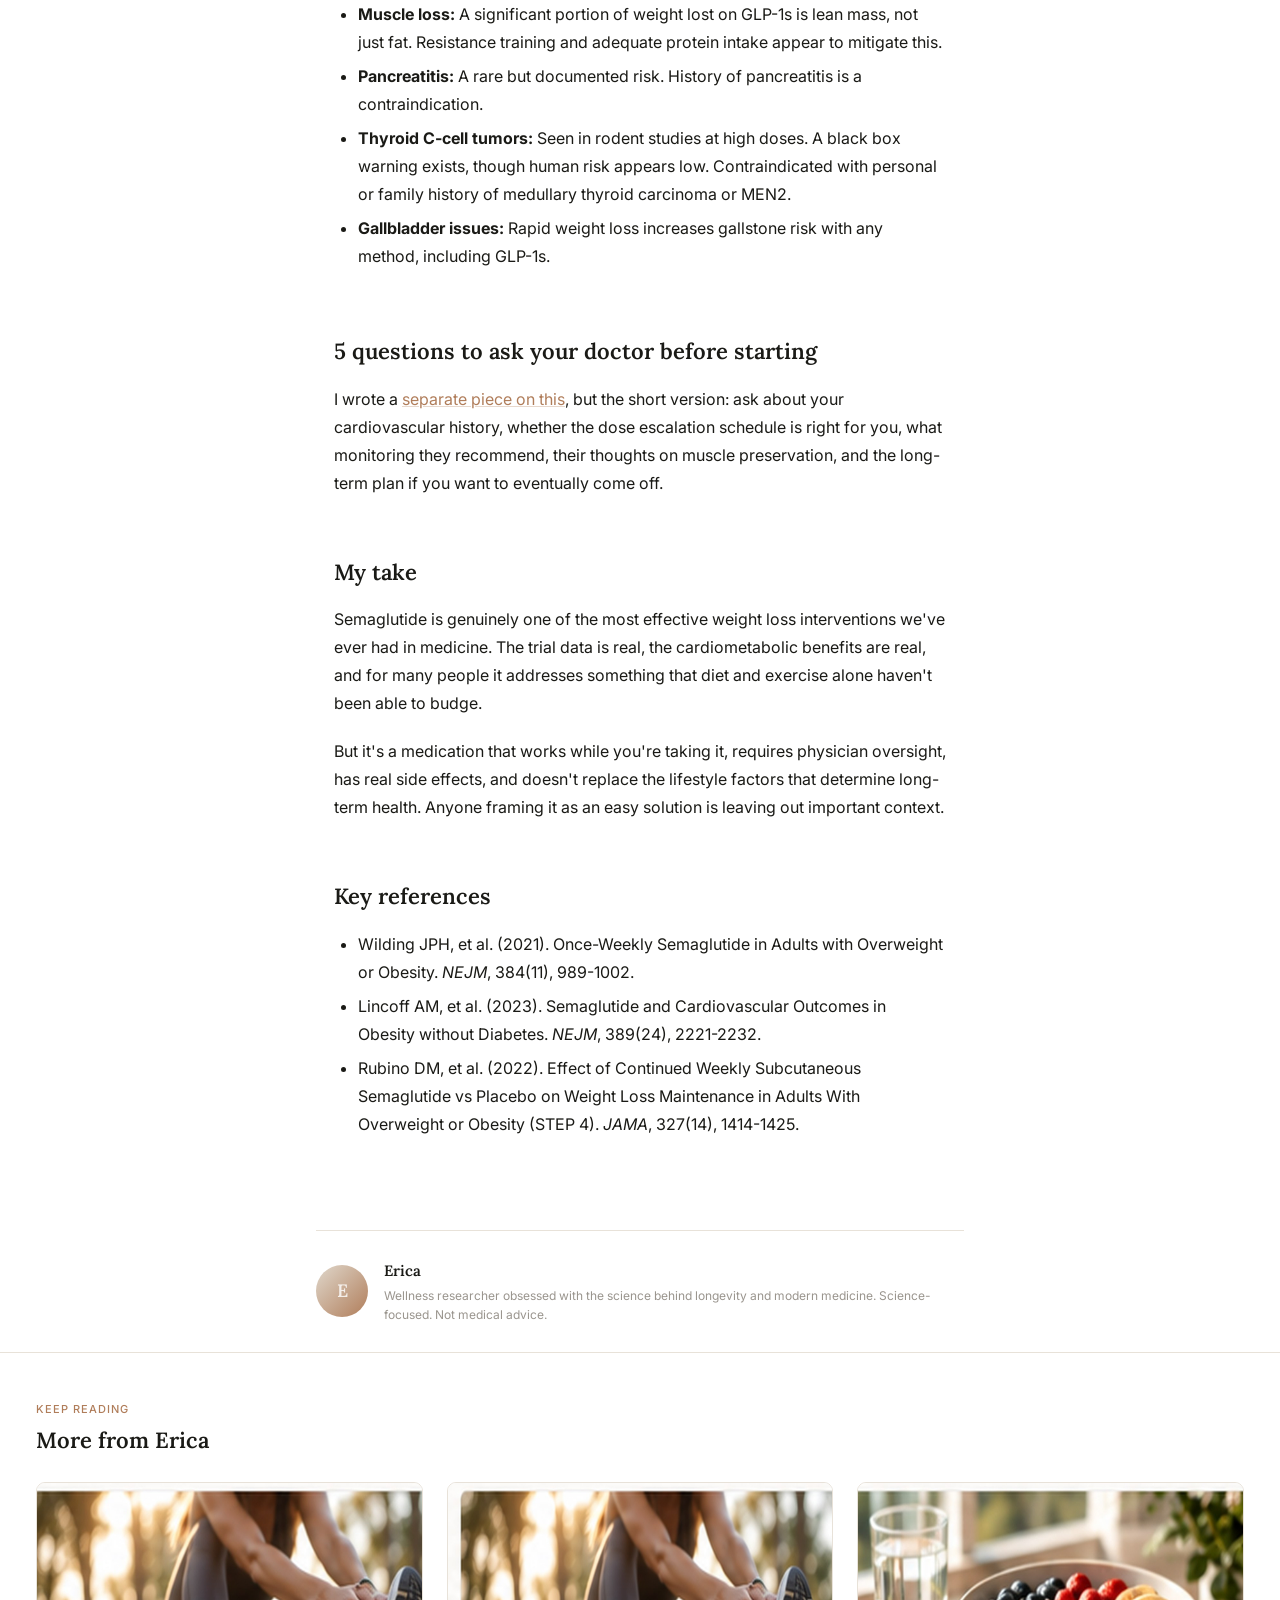
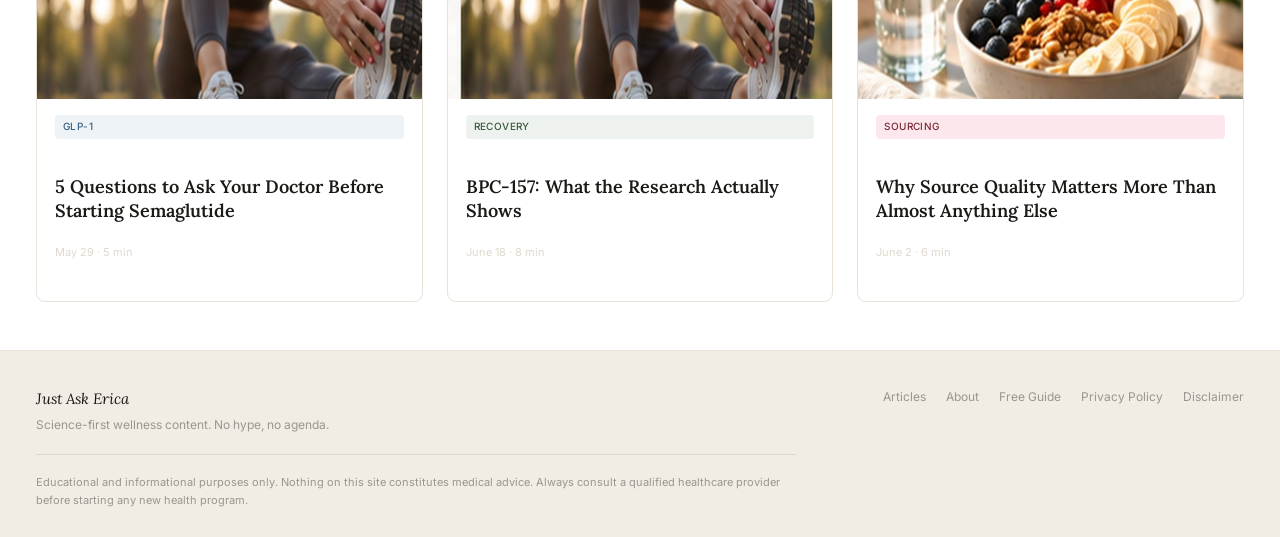
<file: articles/semaglutide-guide.html>
<!DOCTYPE html>
<html lang="en">
<head>
  <meta charset="UTF-8">
  <meta name="viewport" content="width=device-width, initial-scale=1.0">
  <meta name="description" content="Semaglutide for weight loss — STEP trial data, compounded vs brand, and questions your doctor may not volunteer. The complete evidence guide.">
  <title>Semaglutide for Weight Loss: The Complete Evidence Guide — Just Ask Erica</title>
  <link rel="stylesheet" href="../css/style.css">
  <link rel="icon" href="data:image/svg+xml,<svg xmlns='http://www.w3.org/2000/svg' viewBox='0 0 100 100'><text y='.9em' font-size='90'>E</text></svg>">
</head>
<body>

  <nav class="nav" role="navigation" aria-label="Main navigation">
    <div class="nav-inner">
      <a href="/" class="nav-logo">Just Ask <em>Erica</em></a>
      <ul class="nav-links">
        <li><a href="/#articles">Articles</a></li>
        <li><a href="/#topics">Topics</a></li>
        <li><a href="/about.html">About</a></li>
        <li><a href="/free-guide.html" class="nav-cta">Free Guide</a></li>
      </ul>
      <button class="nav-hamburger" aria-label="Open menu">
        <span></span><span></span><span></span>
      </button>
    </div>
  </nav>

  <article>

    <header class="article-header">
      <div class="article-content">
        <span class="article-badge badge-glp" style="margin-bottom: 14px; display: inline-block;">GLP-1 &amp; Weight</span>
        <h1 class="article-page-title">Semaglutide for Weight Loss: The Complete Evidence Guide</h1>
        <p class="article-byline">By Erica &nbsp;·&nbsp; June 14, 2026 &nbsp;·&nbsp; 11 min read</p>
        <img class="article-thumb" src="../images/thumb-glp1.jpg" alt="Balanced nutrition and healthy weight management" style="width:100%; aspect-ratio:16/9; object-fit:cover; border-radius:14px; margin-bottom:32px; max-height:420px;">
        <div class="disclaimer-box">
          <p>Educational content only. This article is for informational purposes and does not constitute medical advice. Erica is not a physician. Always consult a qualified healthcare provider before making any health decisions.</p>
        </div>
      </div>
    </header>

    <div class="article-content">
      <div class="article-body">

        <p>Semaglutide has become one of the most talked-about compounds in modern medicine — and for good reason. The clinical trial data is some of the strongest I've seen for any weight loss intervention. But between the brand-name hype, the compounding market, and the questions people aren't asking their doctors, there's a lot to untangle.</p>

        <p>Here's everything I know, with the citations to back it up.</p>

        <h2>What semaglutide actually is</h2>

        <p>Semaglutide is a GLP-1 receptor agonist — a synthetic analog of glucagon-like peptide-1, a hormone your gut releases after eating. GLP-1 does several things: it stimulates insulin release, suppresses glucagon, slows gastric emptying, and — critically for weight loss — acts on appetite centers in the brain to reduce hunger and food intake.</p>

        <p>Originally developed for type 2 diabetes (marketed as Ozempic at lower doses), semaglutide at 2.4mg weekly was approved by the FDA in 2021 specifically for chronic weight management under the brand name Wegovy.</p>

        <h2>What the STEP trials actually showed</h2>

        <p>The STEP (Semaglutide Treatment Effect in People with obesity) trial program is one of the strongest evidence bases for any weight loss drug ever studied. Here's what the key trials found:</p>

        <ul>
          <li><strong>STEP 1</strong> (68 weeks, n=1,961): Average weight loss of 14.9% of body weight on semaglutide 2.4mg vs. 2.4% on placebo. About 1 in 3 participants lost ≥20% of body weight.</li>
          <li><strong>STEP 2</strong> (68 weeks, adults with T2D): 9.6% weight loss vs. 3.4% on placebo — somewhat lower, consistent with how diabetes affects weight loss response.</li>
          <li><strong>STEP 3</strong>: Added intensive behavioral therapy — weight loss improved to 16%, highlighting that lifestyle still matters alongside medication.</li>
          <li><strong>STEP 4</strong>: When people who had lost weight stopped taking semaglutide, they regained about two-thirds of the weight within a year. This is the data point nobody talks about enough.</li>
        </ul>

        <p>The SELECT trial (2023) added something significant: in people with cardiovascular disease but without diabetes, semaglutide reduced major cardiovascular events by 20%. This moved it from "weight loss drug" to something with broader cardiometabolic implications.</p>

        <h2>Compounded semaglutide — what you need to know</h2>

        <p>During the Wegovy shortage, the FDA allowed compounding pharmacies to produce semaglutide. This opened a market that still exists even as supply constraints have eased, because compounded versions are significantly cheaper.</p>

        <p>What's worth knowing:</p>

        <ul>
          <li>Compounded semaglutide is not FDA-approved and hasn't gone through the same manufacturing quality controls as branded versions.</li>
          <li>Some compounders use semaglutide base (not the salt form used in Ozempic/Wegovy), which may have different bioavailability — the clinical significance of this is debated.</li>
          <li>Quality varies dramatically between compounding pharmacies. A 503B outsourcing facility is held to higher standards than a typical 503A pharmacy compounding for individual prescriptions.</li>
          <li>The FDA has flagged adverse events associated with compounded semaglutide, including dosing errors from unit confusion.</li>
        </ul>

        <p>If cost is the barrier to branded semaglutide, compounded from a reputable 503B facility with physician oversight is a reasonable discussion to have. If someone is selling it to you without a prescription, that's a different situation entirely.</p>

        <div class="mid-article-nl">
          <p>Enjoying this? Get Erica's weekly research breakdown.</p>
          <form class="mid-nl-form js-email-form" data-redirect="/welcome.html" novalidate>
            <input class="mid-nl-input" type="email" placeholder="your@email.com" aria-label="Email address" required>
            <button type="submit" class="mid-nl-btn">Subscribe</button>
          </form>
        </div>

        <h2>Side effects — the honest version</h2>

        <p>The most common side effects are GI-related: nausea, vomiting, diarrhea, and constipation. These are typically worst during dose escalation and improve over time. In the STEP trials, about 4-7% of participants discontinued due to GI side effects.</p>

        <p>The more serious concerns worth discussing with your physician:</p>

        <ul>
          <li><strong>Muscle loss:</strong> A significant portion of weight lost on GLP-1s is lean mass, not just fat. Resistance training and adequate protein intake appear to mitigate this.</li>
          <li><strong>Pancreatitis:</strong> A rare but documented risk. History of pancreatitis is a contraindication.</li>
          <li><strong>Thyroid C-cell tumors:</strong> Seen in rodent studies at high doses. A black box warning exists, though human risk appears low. Contraindicated with personal or family history of medullary thyroid carcinoma or MEN2.</li>
          <li><strong>Gallbladder issues:</strong> Rapid weight loss increases gallstone risk with any method, including GLP-1s.</li>
        </ul>

        <h2>5 questions to ask your doctor before starting</h2>

        <p>I wrote a <a href="doctor-questions.html" style="color:var(--terra);">separate piece on this</a>, but the short version: ask about your cardiovascular history, whether the dose escalation schedule is right for you, what monitoring they recommend, their thoughts on muscle preservation, and the long-term plan if you want to eventually come off.</p>

        <h2>My take</h2>

        <p>Semaglutide is genuinely one of the most effective weight loss interventions we've ever had in medicine. The trial data is real, the cardiometabolic benefits are real, and for many people it addresses something that diet and exercise alone haven't been able to budge.</p>

        <p>But it's a medication that works while you're taking it, requires physician oversight, has real side effects, and doesn't replace the lifestyle factors that determine long-term health. Anyone framing it as an easy solution is leaving out important context.</p>

        <h2>Key references</h2>
        <ul>
          <li>Wilding JPH, et al. (2021). Once-Weekly Semaglutide in Adults with Overweight or Obesity. <em>NEJM</em>, 384(11), 989-1002.</li>
          <li>Lincoff AM, et al. (2023). Semaglutide and Cardiovascular Outcomes in Obesity without Diabetes. <em>NEJM</em>, 389(24), 2221-2232.</li>
          <li>Rubino DM, et al. (2022). Effect of Continued Weekly Subcutaneous Semaglutide vs Placebo on Weight Loss Maintenance in Adults With Overweight or Obesity (STEP 4). <em>JAMA</em>, 327(14), 1414-1425.</li>
        </ul>

      </div>

      <div class="author-block">
        <div class="about-avatar-placeholder" style="width:52px;height:52px;font-size:18px;" aria-hidden="true">E</div>
        <div>
          <p class="author-name">Erica</p>
          <p class="author-bio">Wellness researcher obsessed with the science behind longevity and modern medicine. Science-focused. Not medical advice.</p>
        </div>
      </div>
    </div>

    <section class="related-posts">
      <div class="container">
        <div class="section-header">
          <div>
            <p class="section-label">Keep Reading</p>
            <h2 class="section-title">More from Erica</h2>
          </div>
        </div>
        <div class="article-grid">
          <a href="doctor-questions.html" class="article-card">
            <img class="article-thumb" src="../images/thumb-doctor.jpg" alt="Doctor consultation">
            <div class="article-body">
              <span class="article-badge badge-glp">GLP-1</span>
              <h3 class="article-title">5 Questions to Ask Your Doctor Before Starting Semaglutide</h3>
              <p class="article-meta">May 29 · 5 min</p>
            </div>
          </a>
          <a href="bpc-157.html" class="article-card">
            <img class="article-thumb" src="../images/thumb-recovery.jpg" alt="Recovery">
            <div class="article-body">
              <span class="article-badge badge-recovery">Recovery</span>
              <h3 class="article-title">BPC-157: What the Research Actually Shows</h3>
              <p class="article-meta">June 18 · 8 min</p>
            </div>
          </a>
          <a href="source-quality.html" class="article-card">
            <img class="article-thumb" src="../images/thumb-sourcing.jpg" alt="Sourcing quality">
            <div class="article-body">
              <span class="article-badge badge-sourcing">Sourcing</span>
              <h3 class="article-title">Why Source Quality Matters More Than Almost Anything Else</h3>
              <p class="article-meta">June 2 · 6 min</p>
            </div>
          </a>
        </div>
      </div>
    </section>

  </article>

  <footer class="footer">
    <div class="footer-inner">
      <div class="footer-top">
        <div>
          <p class="footer-logo">Just Ask Erica</p>
          <p class="footer-tagline">Science-first wellness content. No hype, no agenda.</p>
        </div>
        <nav class="footer-links">
          <a href="/">Articles</a>
          <a href="/about.html">About</a>
          <a href="/free-guide.html">Free Guide</a>
          <a href="/privacy.html">Privacy Policy</a>
          <a href="/disclaimer.html">Disclaimer</a>
        </nav>
      </div>
      <p class="footer-disc">Educational and informational purposes only. Nothing on this site constitutes medical advice. Always consult a qualified healthcare provider before starting any new health program.</p>
    </div>
  </footer>

  <script src="../js/main.js"></script>
</body>
</html>
</file>
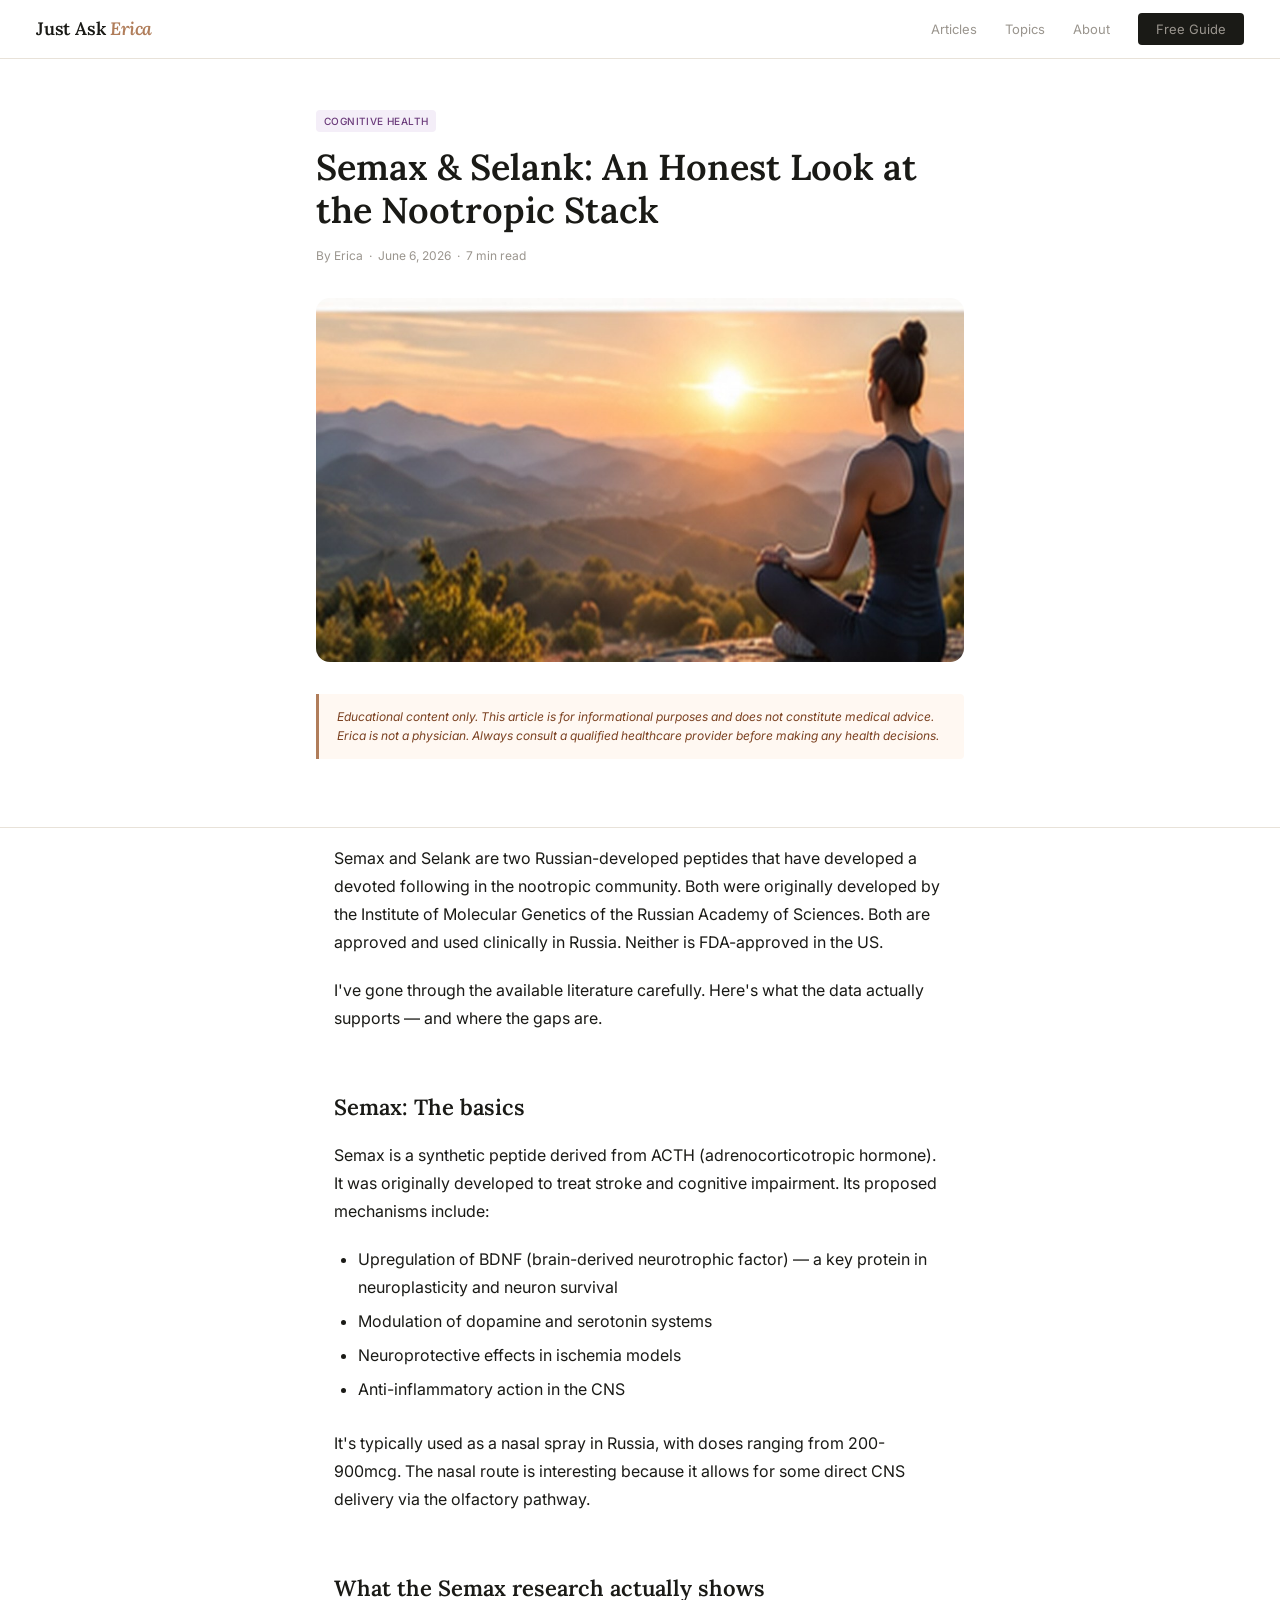
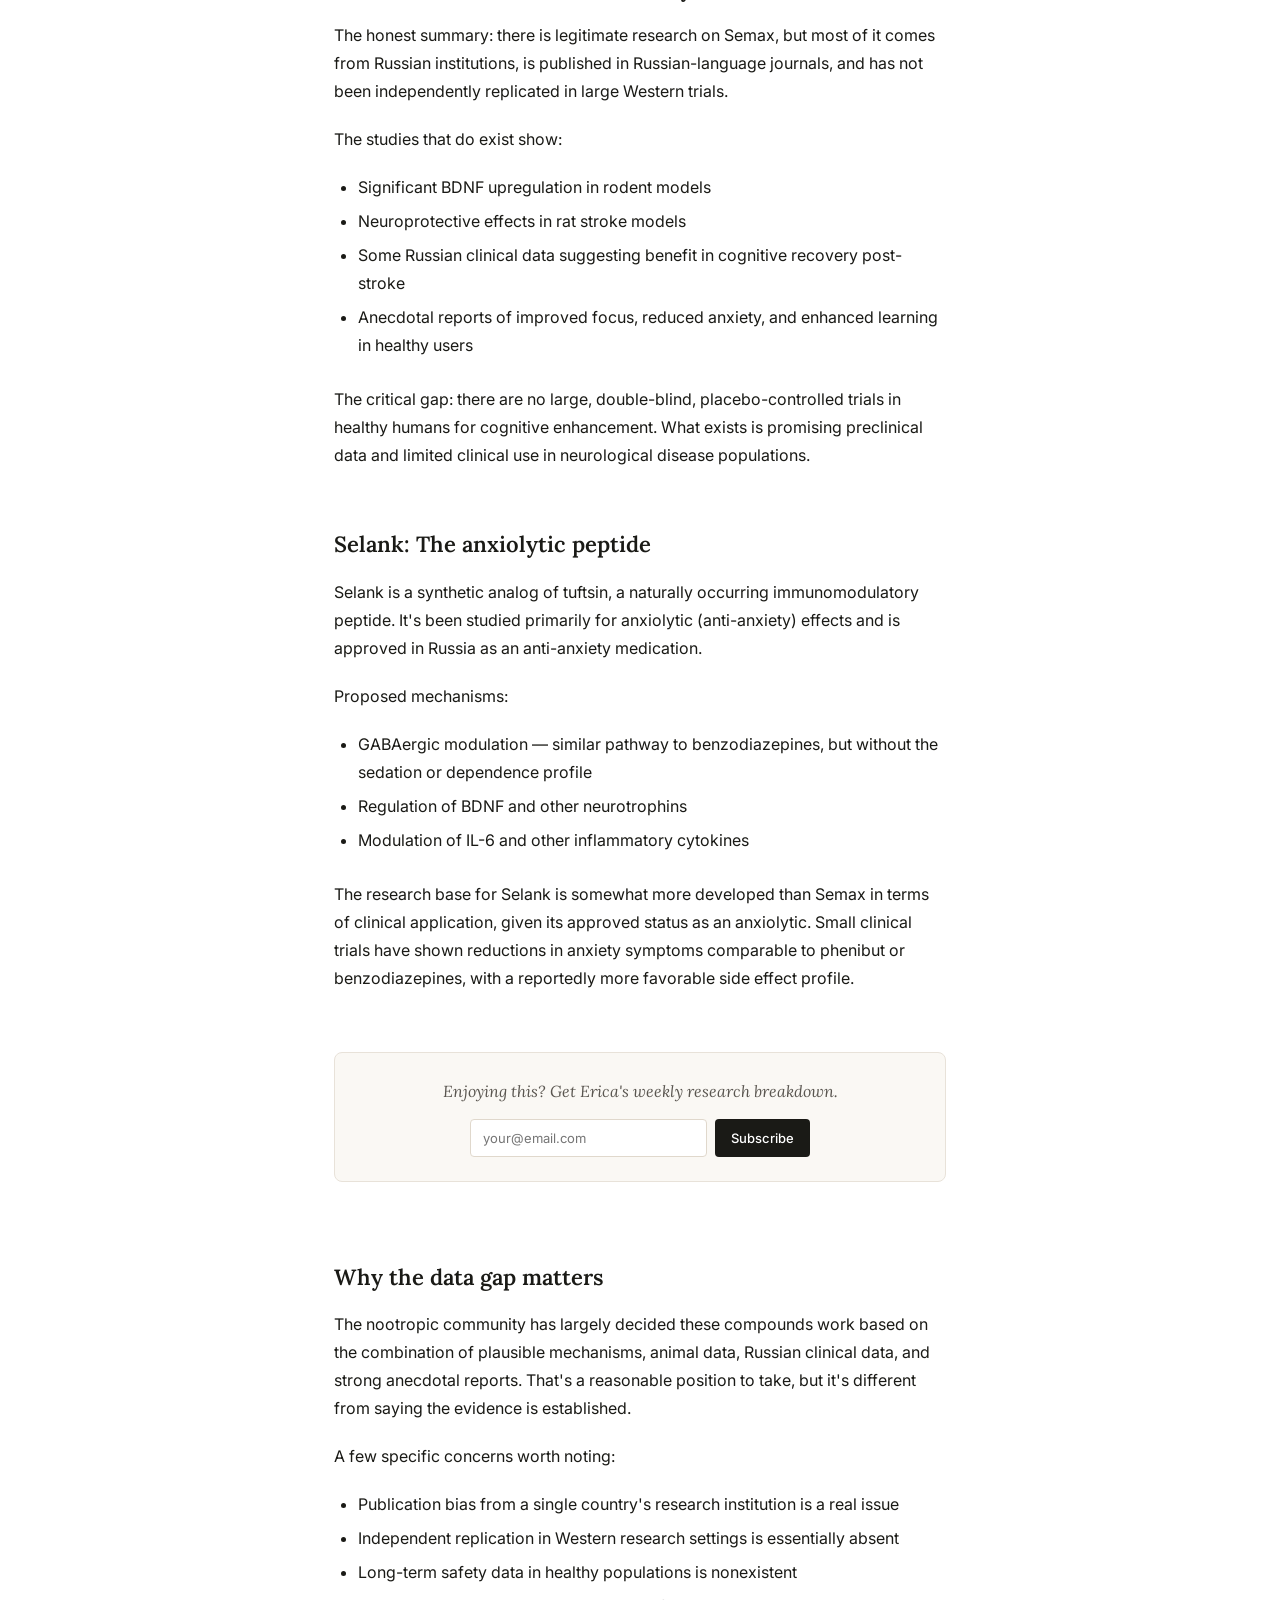
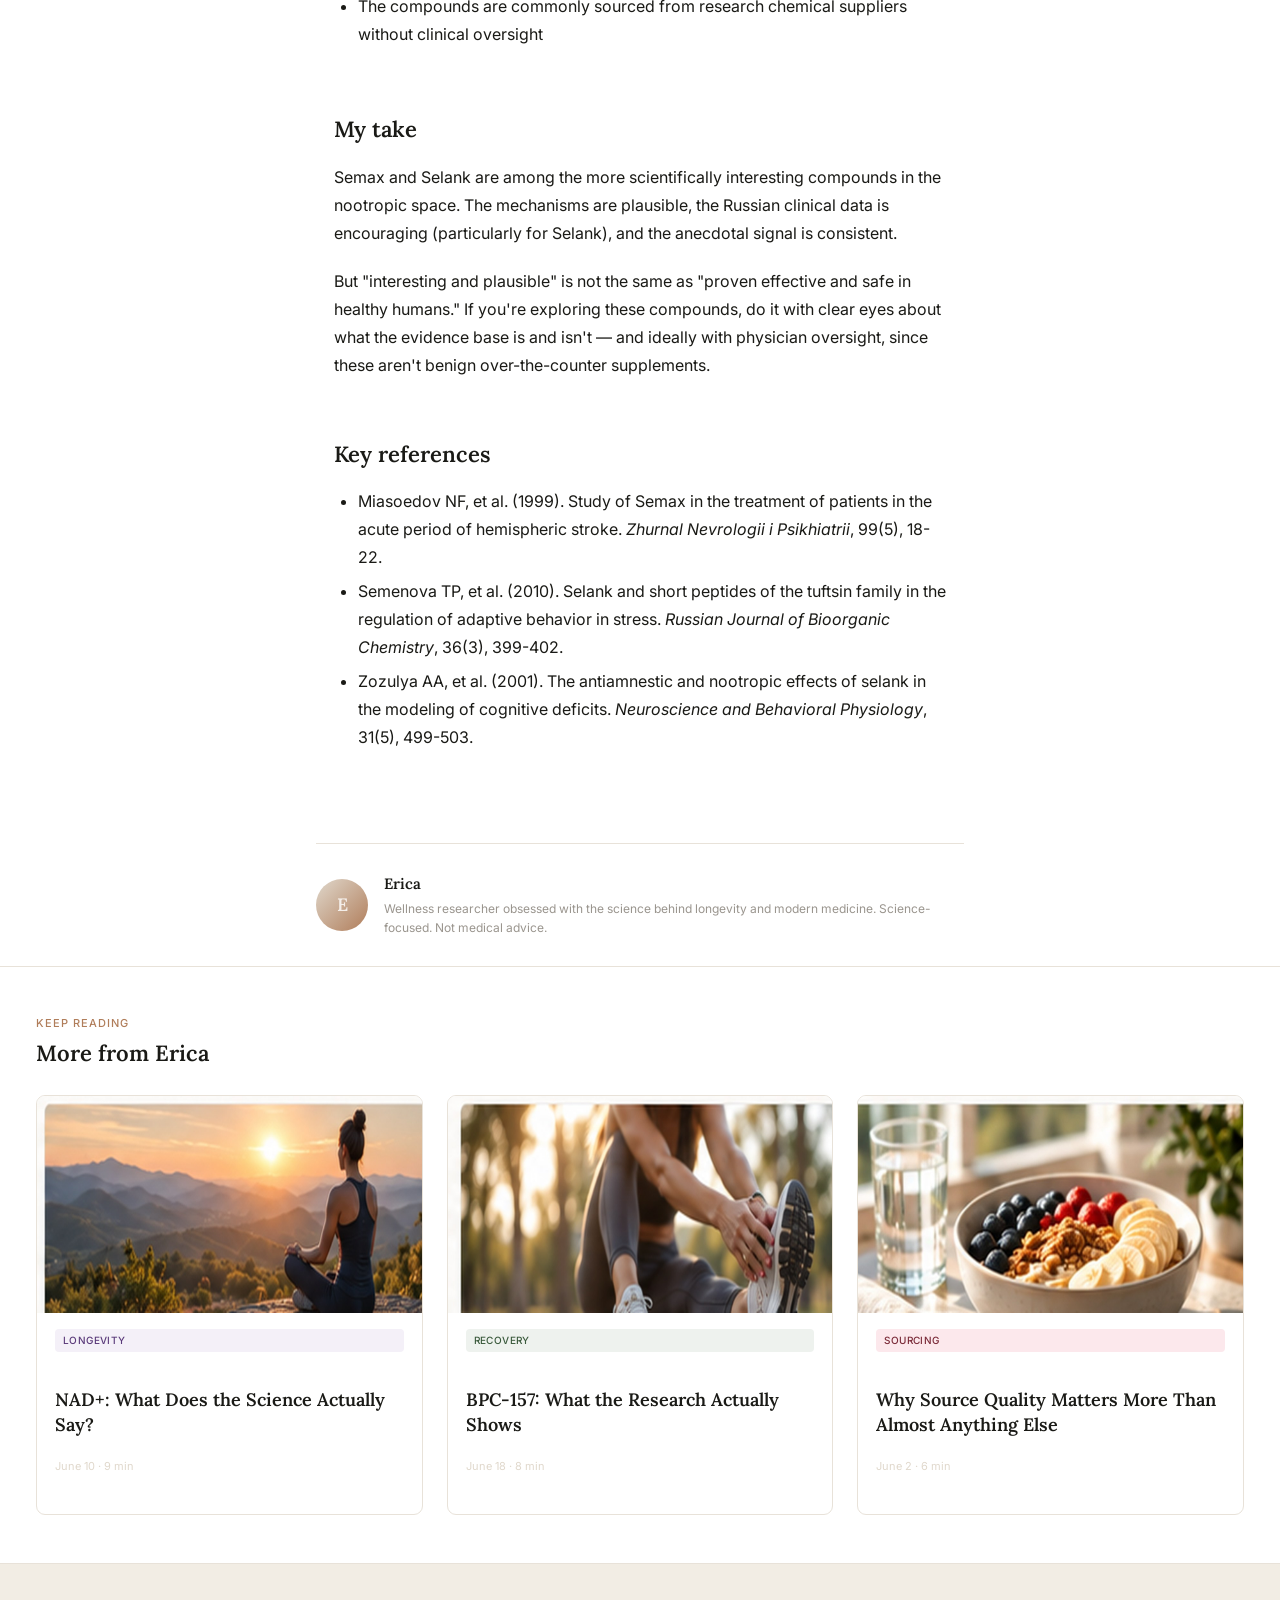
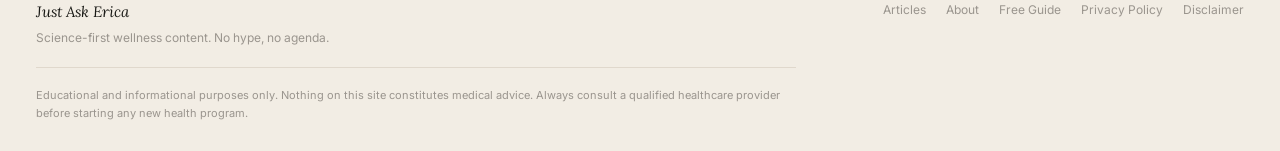
<file: articles/semax-selank.html>
<!DOCTYPE html>
<html lang="en">
<head>
  <meta charset="UTF-8">
  <meta name="viewport" content="width=device-width, initial-scale=1.0">
  <meta name="description" content="Semax and Selank — what the animal studies show, what's missing from human data, and an honest take on the nootropic stack.">
  <title>Semax &amp; Selank: An Honest Look at the Nootropic Stack — Just Ask Erica</title>
  <link rel="stylesheet" href="../css/style.css">
  <link rel="icon" href="data:image/svg+xml,<svg xmlns='http://www.w3.org/2000/svg' viewBox='0 0 100 100'><text y='.9em' font-size='90'>E</text></svg>">
</head>
<body>

  <nav class="nav" role="navigation" aria-label="Main navigation">
    <div class="nav-inner">
      <a href="/" class="nav-logo">Just Ask <em>Erica</em></a>
      <ul class="nav-links">
        <li><a href="/#articles">Articles</a></li>
        <li><a href="/#topics">Topics</a></li>
        <li><a href="/about.html">About</a></li>
        <li><a href="/free-guide.html" class="nav-cta">Free Guide</a></li>
      </ul>
      <button class="nav-hamburger" aria-label="Open menu">
        <span></span><span></span><span></span>
      </button>
    </div>
  </nav>

  <article>

    <header class="article-header">
      <div class="article-content">
        <span class="article-badge badge-cognitive" style="margin-bottom: 14px; display: inline-block;">Cognitive Health</span>
        <h1 class="article-page-title">Semax &amp; Selank: An Honest Look at the Nootropic Stack</h1>
        <p class="article-byline">By Erica &nbsp;·&nbsp; June 6, 2026 &nbsp;·&nbsp; 7 min read</p>
        <img class="article-thumb" src="../images/thumb-cognitive.jpg" alt="Calm focus and cognitive wellness" style="width:100%; aspect-ratio:16/9; object-fit:cover; border-radius:14px; margin-bottom:32px; max-height:420px;">
        <div class="disclaimer-box">
          <p>Educational content only. This article is for informational purposes and does not constitute medical advice. Erica is not a physician. Always consult a qualified healthcare provider before making any health decisions.</p>
        </div>
      </div>
    </header>

    <div class="article-content">
      <div class="article-body">

        <p>Semax and Selank are two Russian-developed peptides that have developed a devoted following in the nootropic community. Both were originally developed by the Institute of Molecular Genetics of the Russian Academy of Sciences. Both are approved and used clinically in Russia. Neither is FDA-approved in the US.</p>

        <p>I've gone through the available literature carefully. Here's what the data actually supports — and where the gaps are.</p>

        <h2>Semax: The basics</h2>

        <p>Semax is a synthetic peptide derived from ACTH (adrenocorticotropic hormone). It was originally developed to treat stroke and cognitive impairment. Its proposed mechanisms include:</p>

        <ul>
          <li>Upregulation of BDNF (brain-derived neurotrophic factor) — a key protein in neuroplasticity and neuron survival</li>
          <li>Modulation of dopamine and serotonin systems</li>
          <li>Neuroprotective effects in ischemia models</li>
          <li>Anti-inflammatory action in the CNS</li>
        </ul>

        <p>It's typically used as a nasal spray in Russia, with doses ranging from 200-900mcg. The nasal route is interesting because it allows for some direct CNS delivery via the olfactory pathway.</p>

        <h2>What the Semax research actually shows</h2>

        <p>The honest summary: there is legitimate research on Semax, but most of it comes from Russian institutions, is published in Russian-language journals, and has not been independently replicated in large Western trials.</p>

        <p>The studies that do exist show:</p>
        <ul>
          <li>Significant BDNF upregulation in rodent models</li>
          <li>Neuroprotective effects in rat stroke models</li>
          <li>Some Russian clinical data suggesting benefit in cognitive recovery post-stroke</li>
          <li>Anecdotal reports of improved focus, reduced anxiety, and enhanced learning in healthy users</li>
        </ul>

        <p>The critical gap: there are no large, double-blind, placebo-controlled trials in healthy humans for cognitive enhancement. What exists is promising preclinical data and limited clinical use in neurological disease populations.</p>

        <h2>Selank: The anxiolytic peptide</h2>

        <p>Selank is a synthetic analog of tuftsin, a naturally occurring immunomodulatory peptide. It's been studied primarily for anxiolytic (anti-anxiety) effects and is approved in Russia as an anti-anxiety medication.</p>

        <p>Proposed mechanisms:</p>
        <ul>
          <li>GABAergic modulation — similar pathway to benzodiazepines, but without the sedation or dependence profile</li>
          <li>Regulation of BDNF and other neurotrophins</li>
          <li>Modulation of IL-6 and other inflammatory cytokines</li>
        </ul>

        <p>The research base for Selank is somewhat more developed than Semax in terms of clinical application, given its approved status as an anxiolytic. Small clinical trials have shown reductions in anxiety symptoms comparable to phenibut or benzodiazepines, with a reportedly more favorable side effect profile.</p>

        <div class="mid-article-nl">
          <p>Enjoying this? Get Erica's weekly research breakdown.</p>
          <form class="mid-nl-form js-email-form" data-redirect="/welcome.html" novalidate>
            <input class="mid-nl-input" type="email" placeholder="your@email.com" aria-label="Email address" required>
            <button type="submit" class="mid-nl-btn">Subscribe</button>
          </form>
        </div>

        <h2>Why the data gap matters</h2>

        <p>The nootropic community has largely decided these compounds work based on the combination of plausible mechanisms, animal data, Russian clinical data, and strong anecdotal reports. That's a reasonable position to take, but it's different from saying the evidence is established.</p>

        <p>A few specific concerns worth noting:</p>
        <ul>
          <li>Publication bias from a single country's research institution is a real issue</li>
          <li>Independent replication in Western research settings is essentially absent</li>
          <li>Long-term safety data in healthy populations is nonexistent</li>
          <li>The compounds are commonly sourced from research chemical suppliers without clinical oversight</li>
        </ul>

        <h2>My take</h2>

        <p>Semax and Selank are among the more scientifically interesting compounds in the nootropic space. The mechanisms are plausible, the Russian clinical data is encouraging (particularly for Selank), and the anecdotal signal is consistent.</p>

        <p>But "interesting and plausible" is not the same as "proven effective and safe in healthy humans." If you're exploring these compounds, do it with clear eyes about what the evidence base is and isn't — and ideally with physician oversight, since these aren't benign over-the-counter supplements.</p>

        <h2>Key references</h2>
        <ul>
          <li>Miasoedov NF, et al. (1999). Study of Semax in the treatment of patients in the acute period of hemispheric stroke. <em>Zhurnal Nevrologii i Psikhiatrii</em>, 99(5), 18-22.</li>
          <li>Semenova TP, et al. (2010). Selank and short peptides of the tuftsin family in the regulation of adaptive behavior in stress. <em>Russian Journal of Bioorganic Chemistry</em>, 36(3), 399-402.</li>
          <li>Zozulya AA, et al. (2001). The antiamnestic and nootropic effects of selank in the modeling of cognitive deficits. <em>Neuroscience and Behavioral Physiology</em>, 31(5), 499-503.</li>
        </ul>

      </div>

      <div class="author-block">
        <div class="about-avatar-placeholder" style="width:52px;height:52px;font-size:18px;" aria-hidden="true">E</div>
        <div>
          <p class="author-name">Erica</p>
          <p class="author-bio">Wellness researcher obsessed with the science behind longevity and modern medicine. Science-focused. Not medical advice.</p>
        </div>
      </div>
    </div>

    <section class="related-posts">
      <div class="container">
        <div class="section-header">
          <div>
            <p class="section-label">Keep Reading</p>
            <h2 class="section-title">More from Erica</h2>
          </div>
        </div>
        <div class="article-grid">
          <a href="nad-plus.html" class="article-card">
            <img class="article-thumb" src="../images/thumb-nad.jpg" alt="Longevity">
            <div class="article-body">
              <span class="article-badge badge-nad">Longevity</span>
              <h3 class="article-title">NAD+: What Does the Science Actually Say?</h3>
              <p class="article-meta">June 10 · 9 min</p>
            </div>
          </a>
          <a href="bpc-157.html" class="article-card">
            <img class="article-thumb" src="../images/thumb-recovery.jpg" alt="Recovery">
            <div class="article-body">
              <span class="article-badge badge-recovery">Recovery</span>
              <h3 class="article-title">BPC-157: What the Research Actually Shows</h3>
              <p class="article-meta">June 18 · 8 min</p>
            </div>
          </a>
          <a href="source-quality.html" class="article-card">
            <img class="article-thumb" src="../images/thumb-sourcing.jpg" alt="Sourcing">
            <div class="article-body">
              <span class="article-badge badge-sourcing">Sourcing</span>
              <h3 class="article-title">Why Source Quality Matters More Than Almost Anything Else</h3>
              <p class="article-meta">June 2 · 6 min</p>
            </div>
          </a>
        </div>
      </div>
    </section>

  </article>

  <footer class="footer">
    <div class="footer-inner">
      <div class="footer-top">
        <div>
          <p class="footer-logo">Just Ask Erica</p>
          <p class="footer-tagline">Science-first wellness content. No hype, no agenda.</p>
        </div>
        <nav class="footer-links">
          <a href="/">Articles</a>
          <a href="/about.html">About</a>
          <a href="/free-guide.html">Free Guide</a>
          <a href="/privacy.html">Privacy Policy</a>
          <a href="/disclaimer.html">Disclaimer</a>
        </nav>
      </div>
      <p class="footer-disc">Educational and informational purposes only. Nothing on this site constitutes medical advice. Always consult a qualified healthcare provider before starting any new health program.</p>
    </div>
  </footer>

  <script src="../js/main.js"></script>
</body>
</html>
</file>
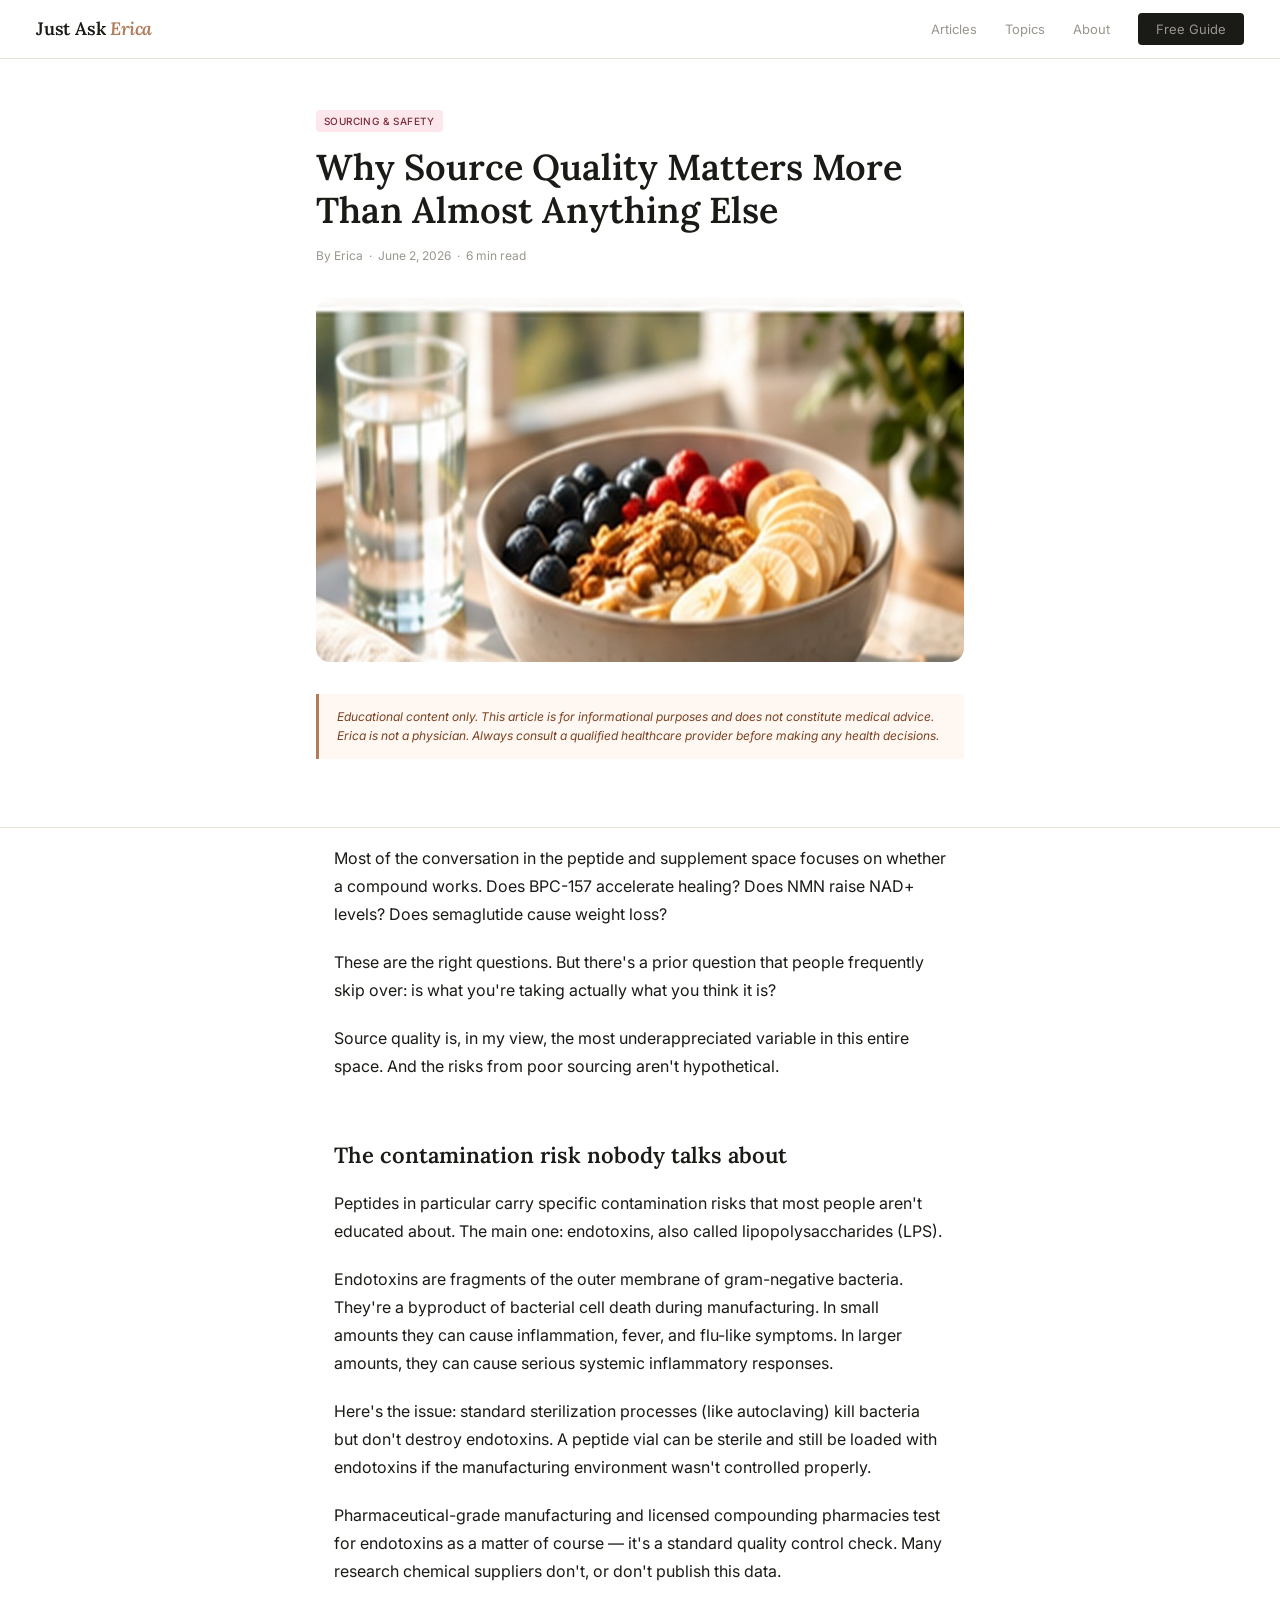
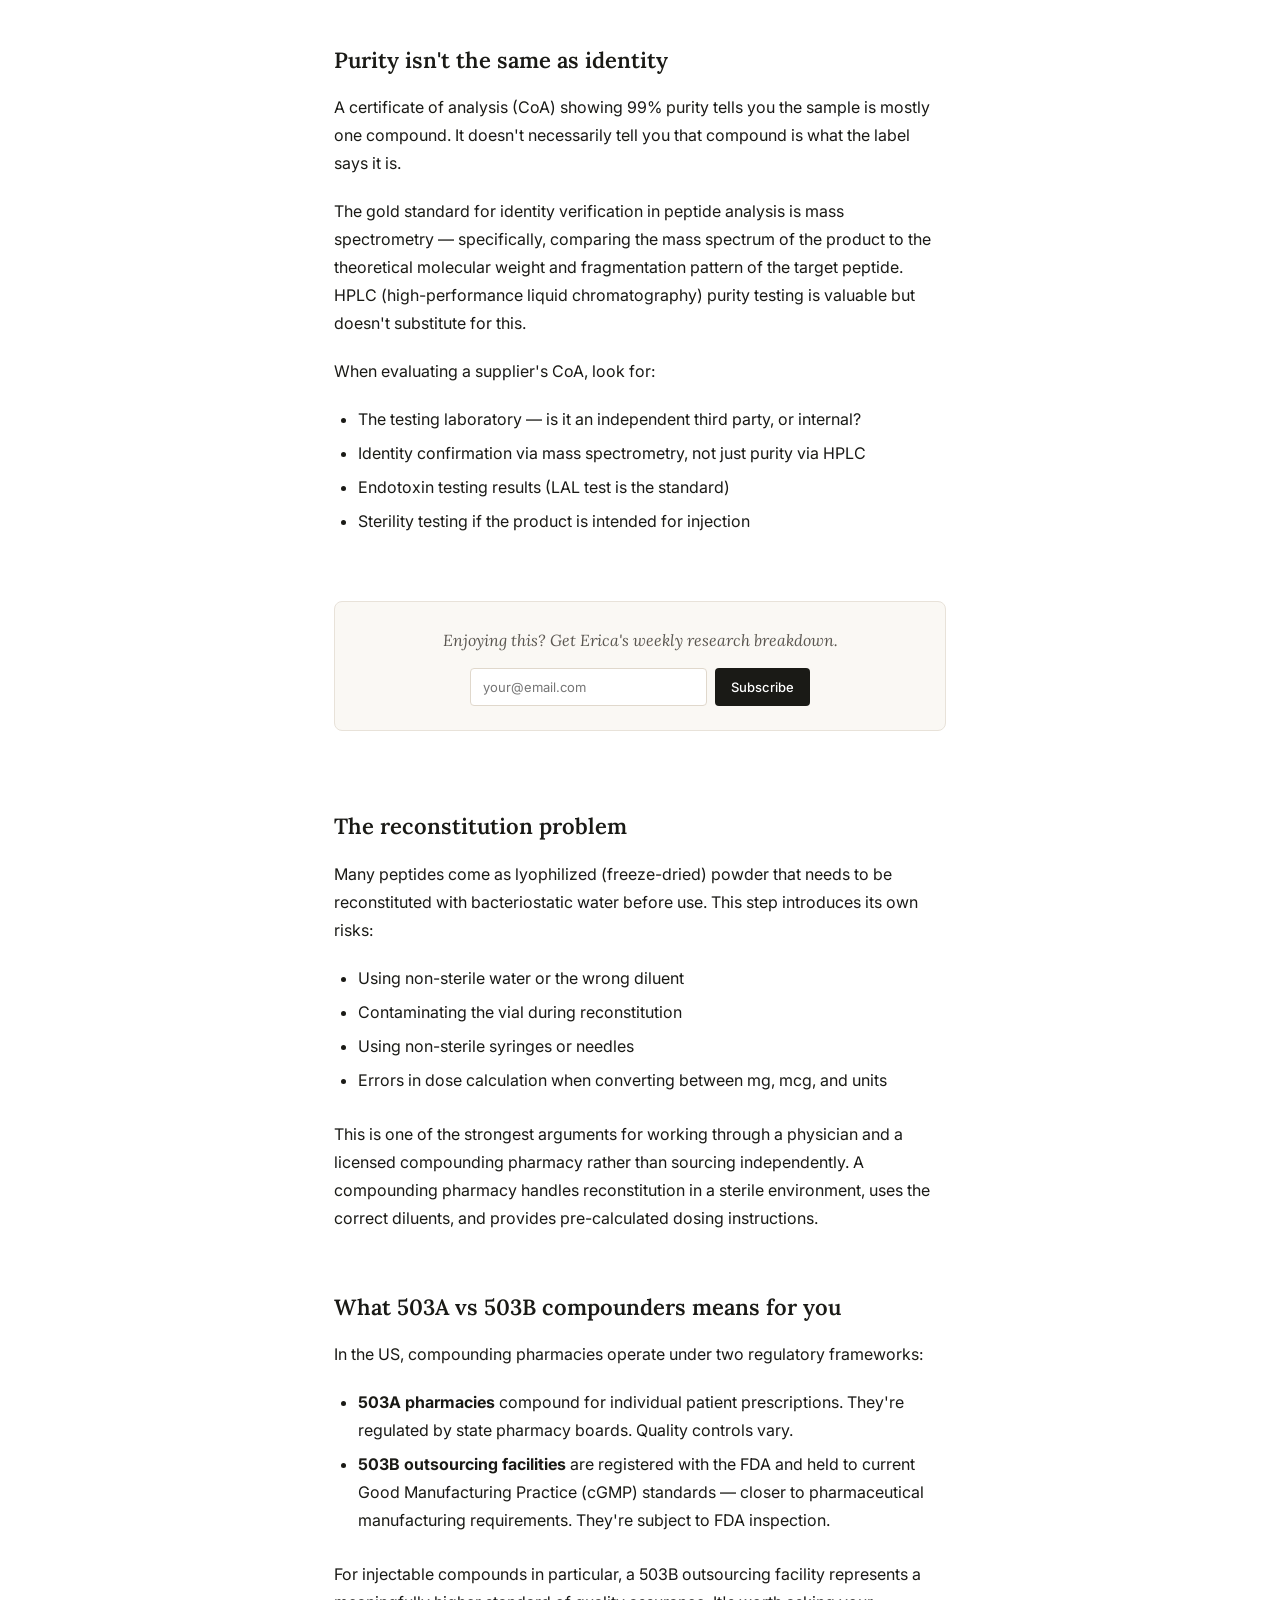
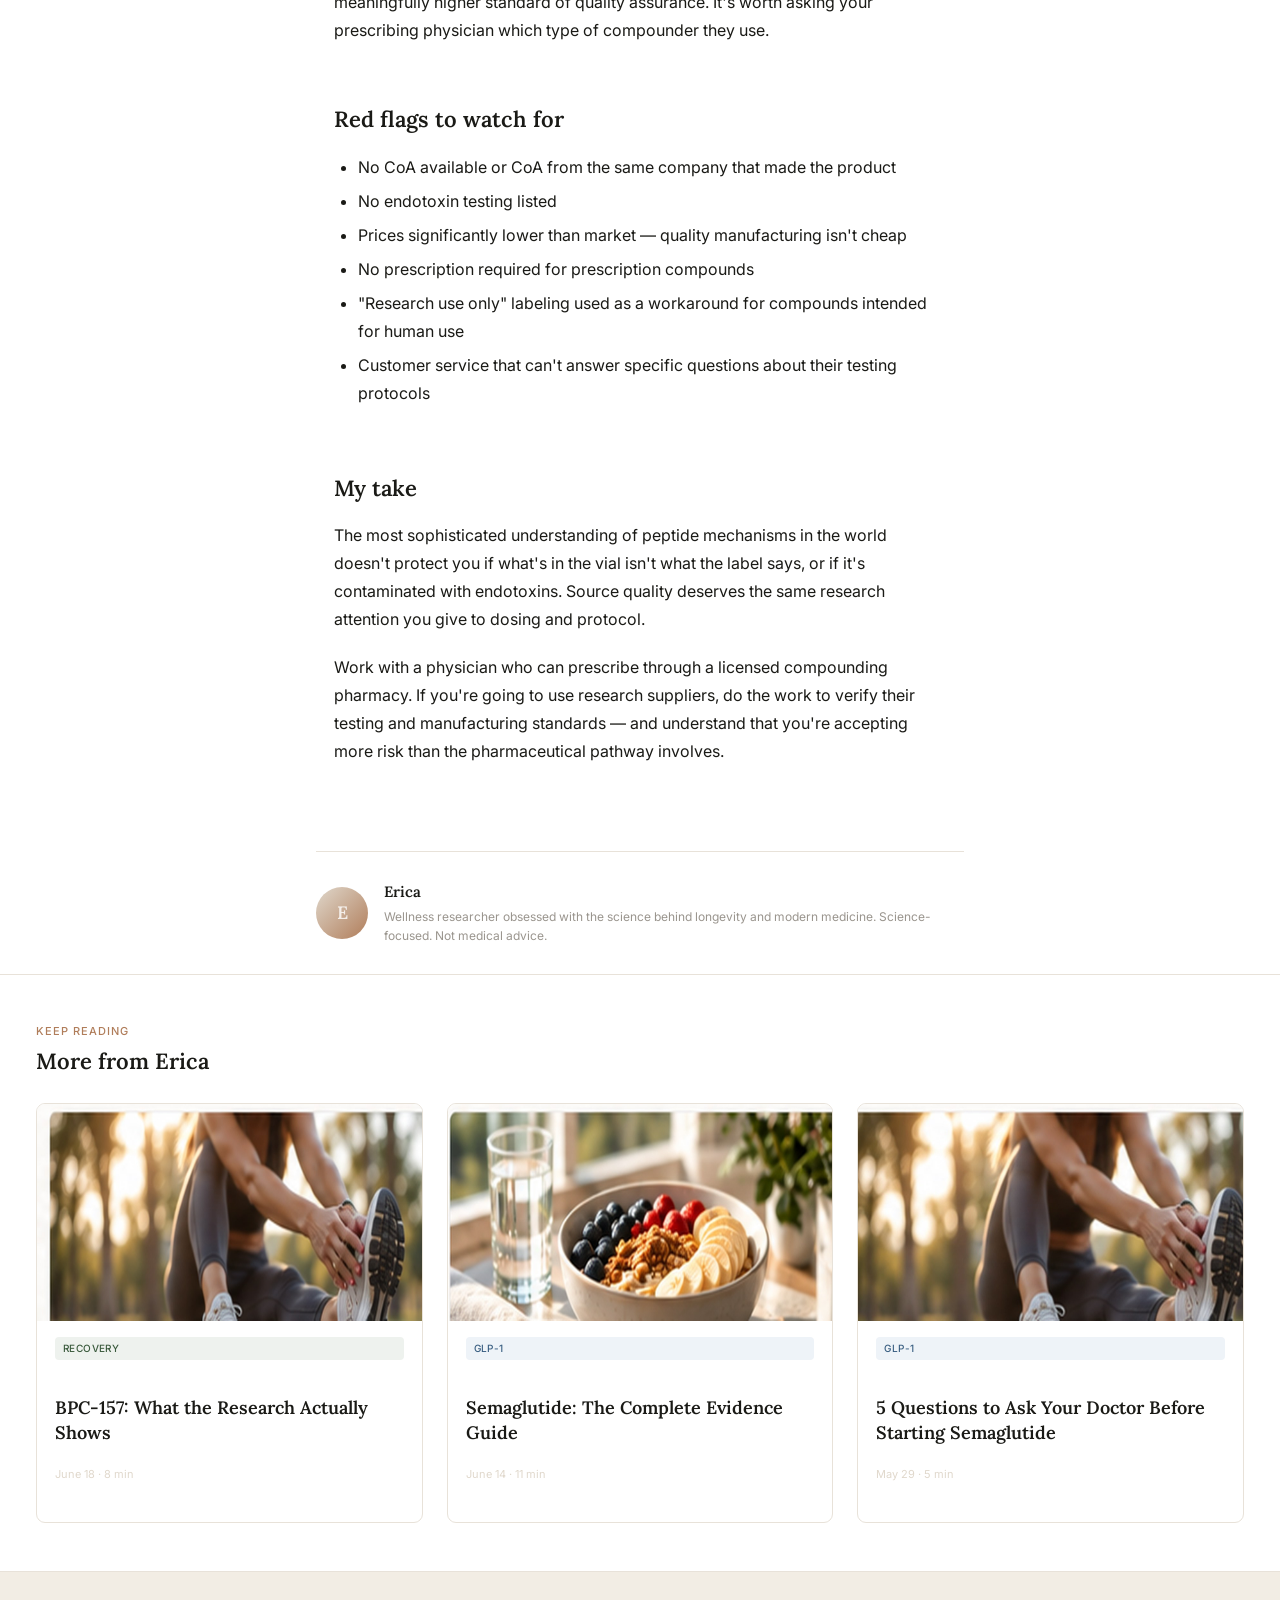
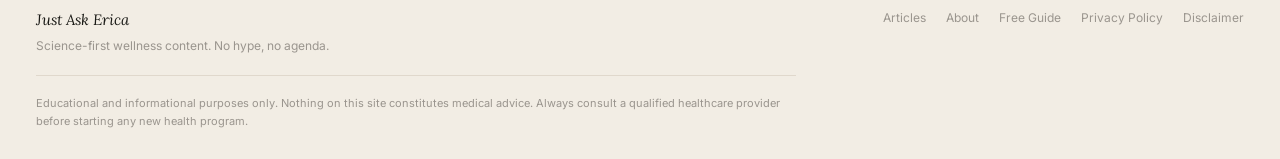
<file: articles/source-quality.html>
<!DOCTYPE html>
<html lang="en">
<head>
  <meta charset="UTF-8">
  <meta name="viewport" content="width=device-width, initial-scale=1.0">
  <meta name="description" content="Why source quality matters more than almost anything else — contamination risks, what to look for, and the red flags most people miss.">
  <title>Why Source Quality Matters More Than Almost Anything Else — Just Ask Erica</title>
  <link rel="stylesheet" href="../css/style.css">
  <link rel="icon" href="data:image/svg+xml,<svg xmlns='http://www.w3.org/2000/svg' viewBox='0 0 100 100'><text y='.9em' font-size='90'>E</text></svg>">
</head>
<body>

  <nav class="nav" role="navigation" aria-label="Main navigation">
    <div class="nav-inner">
      <a href="/" class="nav-logo">Just Ask <em>Erica</em></a>
      <ul class="nav-links">
        <li><a href="/#articles">Articles</a></li>
        <li><a href="/#topics">Topics</a></li>
        <li><a href="/about.html">About</a></li>
        <li><a href="/free-guide.html" class="nav-cta">Free Guide</a></li>
      </ul>
      <button class="nav-hamburger" aria-label="Open menu">
        <span></span><span></span><span></span>
      </button>
    </div>
  </nav>

  <article>

    <header class="article-header">
      <div class="article-content">
        <span class="article-badge badge-sourcing" style="margin-bottom: 14px; display: inline-block;">Sourcing &amp; Safety</span>
        <h1 class="article-page-title">Why Source Quality Matters More Than Almost Anything Else</h1>
        <p class="article-byline">By Erica &nbsp;·&nbsp; June 2, 2026 &nbsp;·&nbsp; 6 min read</p>
        <img class="article-thumb" src="../images/thumb-sourcing.jpg" alt="Clean wellness and quality standards" style="width:100%; aspect-ratio:16/9; object-fit:cover; border-radius:14px; margin-bottom:32px; max-height:420px;">
        <div class="disclaimer-box">
          <p>Educational content only. This article is for informational purposes and does not constitute medical advice. Erica is not a physician. Always consult a qualified healthcare provider before making any health decisions.</p>
        </div>
      </div>
    </header>

    <div class="article-content">
      <div class="article-body">

        <p>Most of the conversation in the peptide and supplement space focuses on whether a compound works. Does BPC-157 accelerate healing? Does NMN raise NAD+ levels? Does semaglutide cause weight loss?</p>

        <p>These are the right questions. But there's a prior question that people frequently skip over: is what you're taking actually what you think it is?</p>

        <p>Source quality is, in my view, the most underappreciated variable in this entire space. And the risks from poor sourcing aren't hypothetical.</p>

        <h2>The contamination risk nobody talks about</h2>

        <p>Peptides in particular carry specific contamination risks that most people aren't educated about. The main one: endotoxins, also called lipopolysaccharides (LPS).</p>

        <p>Endotoxins are fragments of the outer membrane of gram-negative bacteria. They're a byproduct of bacterial cell death during manufacturing. In small amounts they can cause inflammation, fever, and flu-like symptoms. In larger amounts, they can cause serious systemic inflammatory responses.</p>

        <p>Here's the issue: standard sterilization processes (like autoclaving) kill bacteria but don't destroy endotoxins. A peptide vial can be sterile and still be loaded with endotoxins if the manufacturing environment wasn't controlled properly.</p>

        <p>Pharmaceutical-grade manufacturing and licensed compounding pharmacies test for endotoxins as a matter of course — it's a standard quality control check. Many research chemical suppliers don't, or don't publish this data.</p>

        <h2>Purity isn't the same as identity</h2>

        <p>A certificate of analysis (CoA) showing 99% purity tells you the sample is mostly one compound. It doesn't necessarily tell you that compound is what the label says it is.</p>

        <p>The gold standard for identity verification in peptide analysis is mass spectrometry — specifically, comparing the mass spectrum of the product to the theoretical molecular weight and fragmentation pattern of the target peptide. HPLC (high-performance liquid chromatography) purity testing is valuable but doesn't substitute for this.</p>

        <p>When evaluating a supplier's CoA, look for:</p>
        <ul>
          <li>The testing laboratory — is it an independent third party, or internal?</li>
          <li>Identity confirmation via mass spectrometry, not just purity via HPLC</li>
          <li>Endotoxin testing results (LAL test is the standard)</li>
          <li>Sterility testing if the product is intended for injection</li>
        </ul>

        <div class="mid-article-nl">
          <p>Enjoying this? Get Erica's weekly research breakdown.</p>
          <form class="mid-nl-form js-email-form" data-redirect="/welcome.html" novalidate>
            <input class="mid-nl-input" type="email" placeholder="your@email.com" aria-label="Email address" required>
            <button type="submit" class="mid-nl-btn">Subscribe</button>
          </form>
        </div>

        <h2>The reconstitution problem</h2>

        <p>Many peptides come as lyophilized (freeze-dried) powder that needs to be reconstituted with bacteriostatic water before use. This step introduces its own risks:</p>

        <ul>
          <li>Using non-sterile water or the wrong diluent</li>
          <li>Contaminating the vial during reconstitution</li>
          <li>Using non-sterile syringes or needles</li>
          <li>Errors in dose calculation when converting between mg, mcg, and units</li>
        </ul>

        <p>This is one of the strongest arguments for working through a physician and a licensed compounding pharmacy rather than sourcing independently. A compounding pharmacy handles reconstitution in a sterile environment, uses the correct diluents, and provides pre-calculated dosing instructions.</p>

        <h2>What 503A vs 503B compounders means for you</h2>

        <p>In the US, compounding pharmacies operate under two regulatory frameworks:</p>

        <ul>
          <li><strong>503A pharmacies</strong> compound for individual patient prescriptions. They're regulated by state pharmacy boards. Quality controls vary.</li>
          <li><strong>503B outsourcing facilities</strong> are registered with the FDA and held to current Good Manufacturing Practice (cGMP) standards — closer to pharmaceutical manufacturing requirements. They're subject to FDA inspection.</li>
        </ul>

        <p>For injectable compounds in particular, a 503B outsourcing facility represents a meaningfully higher standard of quality assurance. It's worth asking your prescribing physician which type of compounder they use.</p>

        <h2>Red flags to watch for</h2>

        <ul>
          <li>No CoA available or CoA from the same company that made the product</li>
          <li>No endotoxin testing listed</li>
          <li>Prices significantly lower than market — quality manufacturing isn't cheap</li>
          <li>No prescription required for prescription compounds</li>
          <li>"Research use only" labeling used as a workaround for compounds intended for human use</li>
          <li>Customer service that can't answer specific questions about their testing protocols</li>
        </ul>

        <h2>My take</h2>

        <p>The most sophisticated understanding of peptide mechanisms in the world doesn't protect you if what's in the vial isn't what the label says, or if it's contaminated with endotoxins. Source quality deserves the same research attention you give to dosing and protocol.</p>

        <p>Work with a physician who can prescribe through a licensed compounding pharmacy. If you're going to use research suppliers, do the work to verify their testing and manufacturing standards — and understand that you're accepting more risk than the pharmaceutical pathway involves.</p>

      </div>

      <div class="author-block">
        <div class="about-avatar-placeholder" style="width:52px;height:52px;font-size:18px;" aria-hidden="true">E</div>
        <div>
          <p class="author-name">Erica</p>
          <p class="author-bio">Wellness researcher obsessed with the science behind longevity and modern medicine. Science-focused. Not medical advice.</p>
        </div>
      </div>
    </div>

    <section class="related-posts">
      <div class="container">
        <div class="section-header">
          <div>
            <p class="section-label">Keep Reading</p>
            <h2 class="section-title">More from Erica</h2>
          </div>
        </div>
        <div class="article-grid">
          <a href="bpc-157.html" class="article-card">
            <img class="article-thumb" src="../images/thumb-recovery.jpg" alt="Recovery">
            <div class="article-body">
              <span class="article-badge badge-recovery">Recovery</span>
              <h3 class="article-title">BPC-157: What the Research Actually Shows</h3>
              <p class="article-meta">June 18 · 8 min</p>
            </div>
          </a>
          <a href="semaglutide-guide.html" class="article-card">
            <img class="article-thumb" src="../images/thumb-glp1.jpg" alt="GLP-1">
            <div class="article-body">
              <span class="article-badge badge-glp">GLP-1</span>
              <h3 class="article-title">Semaglutide: The Complete Evidence Guide</h3>
              <p class="article-meta">June 14 · 11 min</p>
            </div>
          </a>
          <a href="doctor-questions.html" class="article-card">
            <img class="article-thumb" src="../images/thumb-doctor.jpg" alt="Doctor questions">
            <div class="article-body">
              <span class="article-badge badge-glp">GLP-1</span>
              <h3 class="article-title">5 Questions to Ask Your Doctor Before Starting Semaglutide</h3>
              <p class="article-meta">May 29 · 5 min</p>
            </div>
          </a>
        </div>
      </div>
    </section>

  </article>

  <footer class="footer">
    <div class="footer-inner">
      <div class="footer-top">
        <div>
          <p class="footer-logo">Just Ask Erica</p>
          <p class="footer-tagline">Science-first wellness content. No hype, no agenda.</p>
        </div>
        <nav class="footer-links">
          <a href="/">Articles</a>
          <a href="/about.html">About</a>
          <a href="/free-guide.html">Free Guide</a>
          <a href="/privacy.html">Privacy Policy</a>
          <a href="/disclaimer.html">Disclaimer</a>
        </nav>
      </div>
      <p class="footer-disc">Educational and informational purposes only. Nothing on this site constitutes medical advice. Always consult a qualified healthcare provider before starting any new health program.</p>
    </div>
  </footer>

  <script src="../js/main.js"></script>
</body>
</html>
</file>
<file: css/style.css>
/* ============================================
   Just Ask Erica — Main Stylesheet
   ============================================ */

@import url('https://fonts.googleapis.com/css2?family=Lora:ital,wght@0,400;0,600;1,400;1,600&family=Inter:ital,wght@0,300;0,400;0,500;1,300&display=swap');

/* ---- TOKENS ---- */
:root {
  --white:      #ffffff;
  --off-white:  #faf8f4;
  --cream:      #f2ede4;
  --warm-mid:   #e0d8cc;
  --border:     #e8e2d9;
  --text:       #1a1a16;
  --text-mid:   #5a5650;
  --text-muted: #9a958e;
  --terra:      #b07d5a;
  --terra-dark: #8c6244;
  --dark-bg:    #18160f;
  --dark-mid:   #2a2820;

  --font-serif: 'Lora', Georgia, serif;
  --font-sans:  'Inter', system-ui, sans-serif;

  --radius-sm:  4px;
  --radius-md:  8px;
  --radius-lg:  14px;

  --max-w: 1280px;
  --gutter: clamp(16px, 3vw, 36px);
}

/* ---- RESET ---- */
*, *::before, *::after { box-sizing: border-box; margin: 0; padding: 0; }
html { scroll-behavior: smooth; }
body {
  font-family: var(--font-sans);
  font-size: 16px;
  line-height: 1.6;
  color: var(--text);
  background: var(--white);
  -webkit-font-smoothing: antialiased;
}
img { display: block; max-width: 100%; height: auto; }
a { color: inherit; text-decoration: none; }
button { cursor: pointer; font-family: var(--font-sans); border: none; }

/* ---- UTILITY ---- */
.container {
  width: 100%;
  max-width: var(--max-w);
  margin: 0 auto;
  padding: 0 var(--gutter);
}
.sr-only {
  position: absolute; width: 1px; height: 1px;
  padding: 0; margin: -1px; overflow: hidden;
  clip: rect(0,0,0,0); border: 0;
}

/* ---- NAVIGATION ---- */
.nav {
  position: sticky;
  top: 0;
  z-index: 100;
  background: rgba(255,255,255,0.96);
  backdrop-filter: blur(8px);
  border-bottom: 0.5px solid var(--border);
}
.nav-inner {
  display: flex;
  align-items: center;
  justify-content: space-between;
  height: 58px;
  max-width: var(--max-w);
  margin: 0 auto;
  padding: 0 var(--gutter);
}
.nav-logo {
  font-family: var(--font-serif);
  font-size: 18px;
  font-weight: 600;
  color: var(--text);
  letter-spacing: -0.2px;
}
.nav-logo em {
  font-style: italic;
  color: var(--terra);
}
.nav-links {
  display: flex;
  align-items: center;
  gap: 28px;
  list-style: none;
}
.nav-links a {
  font-size: 13px;
  color: var(--text-muted);
  font-weight: 400;
  transition: color 0.15s;
}
.nav-links a:hover { color: var(--text); }
.nav-cta {
  background: var(--text);
  color: var(--white);
  padding: 8px 18px;
  border-radius: var(--radius-sm);
  font-size: 13px;
  font-weight: 500;
  transition: background 0.15s;
}
.nav-cta:hover { background: var(--dark-mid); }

/* Mobile nav toggle */
.nav-hamburger {
  display: none;
  flex-direction: column;
  gap: 5px;
  background: none;
  padding: 4px;
}
.nav-hamburger span {
  display: block;
  width: 22px;
  height: 1.5px;
  background: var(--text);
  transition: all 0.2s;
}

/* ---- HERO — LIGHT BLEED ---- */
.hero {
  position: relative;
  height: clamp(360px, 52vw, 520px);
  overflow: hidden;
}
.hero-photo {
  position: absolute;
  top: 0;
  right: 0;
  height: 100%;
  width: 56%;
  object-fit: cover;
  object-position: 15% 35%;
}
.hero-photo-placeholder {
  position: absolute;
  inset: 0;
  background: linear-gradient(135deg, #e8e0d4 0%, #d4c4a8 40%, #b8a48c 70%, #9a8870 100%);
}
.hero-fade {
  position: absolute;
  inset: 0;
  background: linear-gradient(
    90deg,
    rgba(255,255,255,0.97) 0%,
    rgba(255,255,255,0.93) 35%,
    rgba(255,255,255,0.65) 55%,
    rgba(255,255,255,0.0) 75%
  );
}
.hero-content {
  position: absolute;
  top: 0;
  left: 0;
  bottom: 0;
  width: 50%;
  display: flex;
  flex-direction: column;
  justify-content: center;
  padding: 40px var(--gutter);
  max-width: calc(var(--max-w) * 0.50 + var(--gutter));
  margin-left: calc((100% - var(--max-w)) / 2);
}
@media (max-width: 1280px) {
  .hero-content { margin-left: 0; }
}
.hero-eyebrow {
  font-size: 11px;
  font-weight: 500;
  letter-spacing: 1.5px;
  text-transform: uppercase;
  color: var(--terra);
  margin-bottom: 12px;
}
.hero-h1 {
  font-family: var(--font-serif);
  font-size: clamp(22px, 2.6vw, 36px);
  font-weight: 600;
  line-height: 1.2;
  color: var(--text);
  margin-bottom: 6px;
}
.hero-subh {
  font-family: var(--font-serif);
  font-style: italic;
  font-size: clamp(17px, 1.8vw, 22px);
  color: var(--terra);
  margin-bottom: 16px;
}
.hero-body {
  font-size: clamp(13px, 1.1vw, 15px);
  color: var(--text-mid);
  line-height: 1.7;
  margin-bottom: 20px;
  font-weight: 300;
  max-width: 380px;
}
.hero-form {
  display: flex;
  gap: 8px;
  margin-bottom: 12px;
  max-width: 420px;
}
.hero-input {
  flex: 1;
  padding: 12px 14px;
  border: 0.5px solid var(--warm-mid);
  border-radius: var(--radius-sm);
  font-size: 13px;
  font-family: var(--font-sans);
  color: var(--text);
  background: var(--white);
  min-width: 0;
  transition: border-color 0.15s;
}
.hero-input:focus {
  outline: none;
  border-color: var(--terra);
}
.hero-btn {
  background: var(--text);
  color: var(--white);
  padding: 12px 18px;
  border-radius: var(--radius-sm);
  font-size: 13px;
  font-weight: 500;
  white-space: nowrap;
  transition: background 0.15s;
}
.hero-btn:hover { background: var(--dark-mid); }
.hero-hints {
  display: flex;
  gap: 10px;
  align-items: center;
  flex-wrap: wrap;
}
.hero-hint {
  font-size: 11px;
  color: var(--text-muted);
}
.hero-hint-sep {
  font-size: 11px;
  color: var(--warm-mid);
}

/* ---- TRUST BAR ---- */
.trust-bar {
  background: var(--off-white);
  border-bottom: 0.5px solid var(--border);
  padding: 10px var(--gutter);
}
.trust-bar-inner {
  display: flex;
  justify-content: flex-start;
  align-items: center;
  flex-wrap: wrap;
  gap: 0;
  max-width: var(--max-w);
  margin: 0 auto;
  padding: 0 var(--gutter);
}
.trust-item {
  font-size: 11px;
  color: var(--text-muted);
  padding: 3px 18px;
  border-right: 0.5px solid var(--warm-mid);
}
.trust-item:last-child { border-right: none; }

/* ---- FILTER BAR ---- */
.filter-bar {
  padding: 14px 0;
  border-bottom: 0.5px solid var(--border);
  overflow-x: auto;
  -webkit-overflow-scrolling: touch;
}
.filter-bar-inner {
  display: flex;
  align-items: center;
  gap: 8px;
  max-width: var(--max-w);
  margin: 0 auto;
  padding: 0 var(--gutter);
  white-space: nowrap;
}
.filter-label {
  font-size: 11px;
  color: var(--text-muted);
  margin-right: 4px;
  flex-shrink: 0;
}
.filter-pill {
  padding: 6px 14px;
  border-radius: 20px;
  border: 0.5px solid var(--border);
  font-size: 12px;
  color: var(--text-mid);
  background: var(--white);
  cursor: pointer;
  transition: all 0.15s;
  flex-shrink: 0;
}
.filter-pill:hover,
.filter-pill.active {
  background: var(--text);
  color: var(--white);
  border-color: var(--text);
}

/* ---- ARTICLES SECTION ---- */
.articles-section {
  padding: 48px 0;
}
.section-header {
  display: flex;
  align-items: flex-end;
  justify-content: space-between;
  margin-bottom: 24px;
}
.section-label {
  font-size: 11px;
  font-weight: 500;
  letter-spacing: 1px;
  text-transform: uppercase;
  color: var(--terra);
  margin-bottom: 4px;
}
.section-title {
  font-family: var(--font-serif);
  font-size: 22px;
  font-weight: 600;
  color: var(--text);
}
.see-all-link {
  font-size: 12px;
  color: var(--terra);
  font-weight: 500;
  transition: color 0.15s;
}
.see-all-link:hover { color: var(--terra-dark); }

/* Article grid */
.article-grid {
  display: grid;
  grid-template-columns: repeat(3, 1fr);
  gap: 20px;
}
.article-card {
  border: 0.5px solid var(--border);
  border-radius: var(--radius-lg);
  overflow: hidden;
  background: var(--white);
  transition: box-shadow 0.15s, transform 0.15s;
  text-decoration: none;
  color: inherit;
  display: flex;
  flex-direction: column;
}
.article-card:hover {
  box-shadow: 0 4px 20px rgba(0,0,0,0.07);
  transform: translateY(-2px);
}
.article-thumb {
  width: 100%;
  aspect-ratio: 16/9;
  object-fit: cover;
  background: var(--cream);
}
.article-thumb-placeholder {
  width: 100%;
  aspect-ratio: 16/9;
  background: linear-gradient(135deg, #ede8e0 0%, #d8cfc4 100%);
  display: flex;
  align-items: flex-end;
  justify-content: flex-start;
  padding: 10px 12px;
  font-size: 9px;
  font-weight: 600;
  letter-spacing: 1.2px;
  text-transform: uppercase;
  color: rgba(80,60,40,0.4);
}
[data-category="recovery"] .article-thumb-placeholder  { background: linear-gradient(135deg, #e8f0e8 0%, #c8dcc8 100%); }
[data-category="glp1"] .article-thumb-placeholder      { background: linear-gradient(135deg, #e8eff8 0%, #c4d4e8 100%); }
[data-category="nad"] .article-thumb-placeholder       { background: linear-gradient(135deg, #ece8f4 0%, #d0c8e8 100%); }
[data-category="cognitive"] .article-thumb-placeholder { background: linear-gradient(135deg, #f0e8f4 0%, #d8c4e4 100%); }
[data-category="sourcing"] .article-thumb-placeholder  { background: linear-gradient(135deg, #f8e8ec 0%, #e8c8d0 100%); }
[data-category="longevity"] .article-thumb-placeholder { background: linear-gradient(135deg, #f4ede4 0%, #e0cdb8 100%); }
.article-body {
  padding: 16px 18px 18px;
  flex: 1;
  display: flex;
  flex-direction: column;
}
.article-badge {
  display: inline-block;
  font-size: 10px;
  font-weight: 500;
  letter-spacing: 0.4px;
  text-transform: uppercase;
  padding: 3px 8px;
  border-radius: var(--radius-sm);
  margin-bottom: 8px;
}
.badge-recovery   { background: #eef2ee; color: #3a5a3c; }
.badge-glp        { background: #eef3f8; color: #3a5f82; }
.badge-longevity  { background: #f0ede8; color: #6b4a2a; }
.badge-cognitive  { background: #f4eef8; color: #6a3a7a; }
.badge-nad        { background: #f4f0f8; color: #5a3a7a; }
.badge-supplements{ background: #f8f2e8; color: #7a5018; }
.badge-sourcing   { background: #fce8ec; color: #7a2a38; }
.badge-study      { background: #e8f4f8; color: #1a5a6a; }

.article-title {
  font-family: var(--font-serif);
  font-size: 15px;
  font-weight: 600;
  line-height: 1.35;
  color: var(--text);
  margin-bottom: 6px;
}
.article-excerpt {
  font-size: 12px;
  color: var(--text-muted);
  line-height: 1.55;
  flex: 1;
}
.article-meta {
  font-size: 11px;
  color: var(--warm-mid);
  margin-top: 10px;
}

/* ---- NEWSLETTER BAND ---- */
.nl-band {
  background: var(--dark-bg);
  padding: 60px var(--gutter);
  text-align: center;
}
.nl-eyebrow {
  font-size: 10px;
  font-weight: 500;
  letter-spacing: 1.5px;
  text-transform: uppercase;
  color: #555;
  margin-bottom: 12px;
}
.nl-title {
  font-family: var(--font-serif);
  font-size: clamp(22px, 2.5vw, 30px);
  font-weight: 600;
  color: var(--white);
  margin-bottom: 8px;
}
.nl-title em {
  font-style: italic;
  color: #c8985a;
}
.nl-body {
  font-size: 14px;
  color: #666;
  max-width: 360px;
  margin: 0 auto 24px;
  font-weight: 300;
}
.nl-form {
  display: flex;
  gap: 8px;
  max-width: 380px;
  margin: 0 auto;
}
.nl-input {
  flex: 1;
  padding: 12px 14px;
  border-radius: var(--radius-sm);
  border: none;
  font-size: 13px;
  background: #2a2820;
  color: var(--white);
  font-family: var(--font-sans);
  min-width: 0;
}
.nl-input:focus { outline: 1px solid var(--terra); }
.nl-input::placeholder { color: #555; }
.nl-submit {
  background: var(--terra);
  color: var(--white);
  padding: 12px 20px;
  border-radius: var(--radius-sm);
  font-size: 13px;
  font-weight: 500;
  white-space: nowrap;
  transition: background 0.15s;
}
.nl-submit:hover { background: var(--terra-dark); }
.nl-note {
  font-size: 11px;
  color: #3a3830;
  margin-top: 10px;
}

/* ---- ABOUT STRIP ---- */
.about-strip {
  background: var(--off-white);
  border-top: 0.5px solid var(--border);
  border-bottom: 0.5px solid var(--border);
  padding: 40px 0;
}
.about-strip-inner {
  display: flex;
  align-items: center;
  gap: 28px;
  max-width: 720px;
  margin: 0 auto;
  padding: 0 var(--gutter);
}
.about-avatar {
  width: 68px;
  height: 68px;
  border-radius: 50%;
  object-fit: cover;
  flex-shrink: 0;
  background: var(--warm-mid);
}
.about-avatar-placeholder {
  width: 68px;
  height: 68px;
  border-radius: 50%;
  background: linear-gradient(135deg, var(--warm-mid), var(--terra));
  flex-shrink: 0;
  display: flex;
  align-items: center;
  justify-content: center;
  font-family: var(--font-serif);
  font-size: 22px;
  font-weight: 600;
  color: rgba(255,255,255,0.8);
}
.about-quote {
  font-family: var(--font-serif);
  font-style: italic;
  font-size: 15px;
  color: var(--text-mid);
  line-height: 1.65;
  margin-bottom: 8px;
}
.about-link {
  font-size: 12px;
  color: var(--terra);
  font-weight: 500;
}
.about-link:hover { color: var(--terra-dark); }

/* ---- FOOTER ---- */
.footer {
  background: var(--cream);
  padding: 36px 0 28px;
  border-top: 0.5px solid var(--border);
}
.footer-inner {
  max-width: var(--max-w);
  margin: 0 auto;
  padding: 0 var(--gutter);
}
.footer-top {
  display: flex;
  justify-content: space-between;
  align-items: flex-start;
  margin-bottom: 20px;
  flex-wrap: wrap;
  gap: 16px;
}
.footer-logo {
  font-family: var(--font-serif);
  font-size: 15px;
  font-style: italic;
  color: var(--text);
  margin-bottom: 4px;
}
.footer-tagline {
  font-size: 12px;
  color: var(--text-muted);
}
.footer-links {
  display: flex;
  gap: 20px;
  flex-wrap: wrap;
  align-items: center;
}
.footer-links a {
  font-size: 12px;
  color: var(--text-muted);
  transition: color 0.15s;
}
.footer-links a:hover { color: var(--text); }
.footer-disc {
  font-size: 11px;
  color: var(--text-muted);
  line-height: 1.65;
  padding-top: 18px;
  border-top: 0.5px solid var(--warm-mid);
  max-width: 760px;
}

/* ---- DISCLAIMER BOX (articles) ---- */
.disclaimer-box {
  background: #fff8f2;
  border-left: 3px solid var(--terra);
  padding: 14px 18px;
  border-radius: 0 var(--radius-sm) var(--radius-sm) 0;
  margin-bottom: 32px;
}
.disclaimer-box p {
  font-size: 12px;
  color: #7a4020;
  line-height: 1.55;
  font-style: italic;
}

/* ---- ARTICLE PAGE ---- */
.article-header {
  padding: 48px 0 36px;
  border-bottom: 0.5px solid var(--border);
}
.article-hero-img {
  width: 100%;
  max-height: 420px;
  object-fit: cover;
  border-radius: var(--radius-lg);
  margin-bottom: 32px;
}
.article-content {
  max-width: 720px;
  margin: 0 auto;
  padding: 0 var(--gutter);
}
.article-page-title {
  font-family: var(--font-serif);
  font-size: clamp(24px, 3vw, 36px);
  font-weight: 600;
  line-height: 1.2;
  color: var(--text);
  margin-bottom: 14px;
}
.article-byline {
  font-size: 12px;
  color: var(--text-muted);
  margin-bottom: 32px;
}
.article-body {
  font-size: 16px;
  line-height: 1.75;
  color: var(--text);
}
.article-body h2 {
  font-family: var(--font-serif);
  font-size: 22px;
  font-weight: 600;
  color: var(--text);
  margin: 36px 0 14px;
}
.article-body h3 {
  font-family: var(--font-serif);
  font-size: 18px;
  font-weight: 600;
  color: var(--text);
  margin: 28px 0 10px;
}
.article-body p { margin-bottom: 20px; }
.article-body a { color: var(--terra); text-decoration: underline; text-decoration-color: rgba(176,125,90,0.3); }
.article-body a:hover { color: var(--terra-dark); }
.article-body ul, .article-body ol {
  margin: 0 0 20px 24px;
}
.article-body li { margin-bottom: 6px; }

/* Mid-article newsletter */
.mid-article-nl {
  background: var(--off-white);
  border: 0.5px solid var(--border);
  border-radius: var(--radius-md);
  padding: 24px 28px;
  margin: 40px 0;
  text-align: center;
}
.mid-article-nl p {
  font-family: var(--font-serif);
  font-style: italic;
  font-size: 16px;
  color: var(--text-mid);
  margin-bottom: 14px !important;
}
.mid-nl-form { display: flex; gap: 8px; max-width: 340px; margin: 0 auto; }
.mid-nl-input {
  flex: 1;
  padding: 10px 12px;
  border: 0.5px solid var(--warm-mid);
  border-radius: var(--radius-sm);
  font-size: 13px;
  font-family: var(--font-sans);
  min-width: 0;
}
.mid-nl-btn {
  background: var(--text);
  color: var(--white);
  padding: 10px 16px;
  border-radius: var(--radius-sm);
  font-size: 13px;
  font-weight: 500;
  white-space: nowrap;
}

/* Author block */
.author-block {
  display: flex;
  align-items: center;
  gap: 16px;
  padding: 28px 0;
  border-top: 0.5px solid var(--border);
  margin-top: 48px;
}
.author-avatar {
  width: 52px;
  height: 52px;
  border-radius: 50%;
  object-fit: cover;
  flex-shrink: 0;
  background: var(--warm-mid);
}
.author-name {
  font-family: var(--font-serif);
  font-size: 15px;
  font-weight: 600;
  margin-bottom: 3px;
}
.author-bio {
  font-size: 12px;
  color: var(--text-muted);
}

/* Related posts */
.related-posts {
  padding: 48px 0;
  border-top: 0.5px solid var(--border);
}

/* ---- SQUEEZE PAGE ---- */
.squeeze-page {
  min-height: 100vh;
  display: flex;
  flex-direction: column;
}
.squeeze-hero {
  position: relative;
  flex: 1;
  min-height: 500px;
  overflow: hidden;
}
.squeeze-photo {
  position: absolute;
  inset: 0;
  width: 100%;
  height: 100%;
  object-fit: cover;
  object-position: center 15%;
}
.squeeze-photo-placeholder {
  position: absolute;
  inset: 0;
  background: linear-gradient(135deg, #e8e0d4 0%, #d4c4a8 40%, #b8a48c 70%, #9a8870 100%);
}
.squeeze-fade {
  position: absolute;
  inset: 0;
  background: linear-gradient(
    90deg,
    rgba(255,255,255,0.98) 0%,
    rgba(255,255,255,0.95) 38%,
    rgba(255,255,255,0.7) 58%,
    rgba(255,255,255,0.0) 78%
  );
}
.squeeze-content {
  position: relative;
  z-index: 2;
  width: 100%;
  min-height: 500px;
  display: flex;
  align-items: center;
}
.squeeze-inner {
  max-width: 520px;
  padding: 60px var(--gutter);
}
.squeeze-h1 {
  font-family: var(--font-serif);
  font-size: clamp(28px, 3.5vw, 46px);
  font-weight: 600;
  line-height: 1.18;
  color: var(--text);
  margin-bottom: 8px;
}
.squeeze-subh {
  font-family: var(--font-serif);
  font-style: italic;
  font-size: clamp(18px, 2vw, 24px);
  color: var(--terra);
  margin-bottom: 18px;
}
.squeeze-body {
  font-size: 15px;
  color: var(--text-mid);
  line-height: 1.7;
  margin-bottom: 24px;
  font-weight: 300;
}
.squeeze-form {
  display: flex;
  flex-direction: column;
  gap: 10px;
  max-width: 400px;
  margin-bottom: 14px;
}
.squeeze-input {
  padding: 14px 16px;
  border: 0.5px solid var(--warm-mid);
  border-radius: var(--radius-sm);
  font-size: 14px;
  font-family: var(--font-sans);
  color: var(--text);
  background: var(--white);
}
.squeeze-input:focus { outline: none; border-color: var(--terra); }
.squeeze-btn {
  background: var(--text);
  color: var(--white);
  padding: 15px 20px;
  border-radius: var(--radius-sm);
  font-size: 15px;
  font-weight: 500;
  text-align: center;
  transition: background 0.15s;
}
.squeeze-btn:hover { background: var(--dark-mid); }
.squeeze-hints {
  display: flex;
  gap: 10px;
  flex-wrap: wrap;
}
.squeeze-hint { font-size: 12px; color: var(--text-muted); }
.squeeze-sep  { font-size: 12px; color: var(--warm-mid); }

/* ---- THANK YOU PAGE ---- */
.thankyou-page {
  min-height: 100vh;
  display: flex;
  flex-direction: column;
  align-items: center;
  justify-content: center;
  padding: 60px var(--gutter);
  text-align: center;
}
.thankyou-icon {
  font-size: 48px;
  margin-bottom: 24px;
}
.thankyou-h1 {
  font-family: var(--font-serif);
  font-size: clamp(26px, 3vw, 38px);
  font-weight: 600;
  color: var(--text);
  margin-bottom: 10px;
}
.thankyou-sub {
  font-size: 15px;
  color: var(--text-mid);
  margin-bottom: 32px;
  max-width: 440px;
  font-weight: 300;
}
.download-btn {
  display: inline-flex;
  align-items: center;
  gap: 8px;
  background: var(--terra);
  color: var(--white);
  padding: 16px 32px;
  border-radius: var(--radius-sm);
  font-size: 16px;
  font-weight: 500;
  margin-bottom: 48px;
  transition: background 0.15s;
}
.download-btn:hover { background: var(--terra-dark); }
.thankyou-reads {
  text-align: left;
  max-width: 600px;
  width: 100%;
}
.thankyou-reads h3 {
  font-family: var(--font-serif);
  font-size: 18px;
  font-weight: 600;
  margin-bottom: 16px;
  color: var(--text);
}

/* ---- RESPONSIVE ---- */
@media (max-width: 900px) {
  .article-grid { grid-template-columns: repeat(2, 1fr); }
  .hero-content { width: 65%; }
  .hero-fade {
    background: linear-gradient(90deg,
      rgba(255,255,255,0.97) 0%,
      rgba(255,255,255,0.93) 45%,
      rgba(255,255,255,0.6) 65%,
      rgba(255,255,255,0) 85%);
  }
}

@media (max-width: 640px) {
  .article-grid { grid-template-columns: 1fr; }
  .hero-content { width: 100%; }
  .hero-fade { background: rgba(255,255,255,0.88); }
  .hero { height: auto; padding-bottom: 260px; }
  .hero-photo, .hero-photo-placeholder {
    top: auto;
    height: 260px;
    bottom: 0;
  }
  .hero-fade {
    background: linear-gradient(180deg,
      rgba(255,255,255,0.98) 0%,
      rgba(255,255,255,0.92) 55%,
      rgba(255,255,255,0) 100%);
  }
  .nav-links { display: none; }
  .nav-hamburger { display: flex; }
  .trust-item { padding: 3px 10px; font-size: 10px; }
  .squeeze-form { flex-direction: column; }
  .nl-form { flex-direction: column; }
  .about-strip-inner { flex-direction: column; text-align: center; }
}

@media (prefers-reduced-motion: reduce) {
  *, *::before, *::after { transition: none !important; }
}
</style>


/* =========================================================
   HOMEPAGE V2 — unified editorial hero
   ========================================================= */
.hero-v2 {
  height: auto;
  min-height: clamp(430px, 39vw, 560px);
  background: #eee7de;
  isolation: isolate;
}
.hero-v2 .hero-art {
  position: absolute;
  inset: 0 0 auto auto;
  width: 61%;
  height: clamp(430px, 39vw, 560px);
  background: url('../images/erica-hero-wide.jpg') center center / cover no-repeat;
  z-index: -2;
}
.hero-v2::after {
  content: '';
  position: absolute;
  inset: 0 0 auto 0;
  height: clamp(430px, 39vw, 560px);
  z-index: -1;
  pointer-events: none;
  background: linear-gradient(90deg,
    #eee7de 0%,
    #eee7de 39%,
    rgba(238,231,222,.94) 45%,
    rgba(238,231,222,.58) 52%,
    rgba(238,231,222,.10) 62%,
    rgba(238,231,222,0) 72%);
}
.hero-v2-inner {
  width: 100%;
  max-width: var(--max-w);
  min-height: clamp(430px, 39vw, 560px);
  height: auto;
  margin: 0 auto;
  padding: 0 var(--gutter);
  display: flex;
  align-items: center;
}
.hero-content-v2 {
  width: min(52%, 640px);
  padding: 34px 0 30px;
}
.hero-h1-v2 {
  font-family: var(--font-serif);
  font-size: clamp(35px, 3.7vw, 56px);
  line-height: 1.08;
  letter-spacing: -1.4px;
  font-weight: 500;
  margin-bottom: 20px;
}
.hero-h1-v2 em { color: var(--terra); font-weight: 500; }
.hero-body-v2 {
  max-width: 580px;
  font-size: clamp(15px, 1.3vw, 18px);
  line-height: 1.55;
  color: #45413c;
  margin-bottom: 24px;
}
.hero-form-v2 { max-width: 560px; gap: 10px; margin-bottom: 10px; }
.hero-form-v2 .hero-input { padding: 15px 18px; font-size: 14px; border: 1px solid rgba(120,96,77,.22); border-radius: 7px; box-shadow: 0 5px 20px rgba(65,50,38,.05); }
.hero-btn-v2 { background: var(--terra); padding: 15px 24px; border-radius: 7px; font-size: 14px; }
.hero-btn-v2:hover { background: var(--terra-dark); }
.hero-note { font-size: 11px; color: #777068; }
.hero-v2 + .trust-bar { background: #fbf8f4; padding: 13px var(--gutter); }
.hero-v2 + .trust-bar .trust-bar-inner { justify-content: center; }
.hero-v2 + .trust-bar .trust-item { font-size: 11px; color: #6f6962; padding: 2px 34px; }

/* Less UI clutter on the homepage */
.filter-bar { padding: 18px 0; }
.filter-bar-inner { justify-content: center; }
.filter-pill { border: 0; background: transparent; padding: 5px 10px; border-radius: 4px; }
.filter-pill:hover, .filter-pill.active { background: transparent; color: var(--terra-dark); text-decoration: underline; text-underline-offset: 5px; }
.articles-section { padding-top: 52px; }
.article-grid { gap: 24px; }
.article-card { border-radius: 9px; overflow: hidden; }
.article-thumb-placeholder { min-height: 145px; }

@media (max-width: 760px) {
  .hero-v2 { height: auto; min-height: 690px; display: flex; align-items: flex-end; background: #eee7de; }
  .hero-v2 .hero-art { width: 100%; height: 52%; top: 0; bottom: auto; background-position: 58% center; }
  .hero-v2::after { background: linear-gradient(180deg, rgba(238,231,222,0) 20%, rgba(238,231,222,.18) 38%, #eee7de 52%, #eee7de 100%); }
  .hero-v2-inner { align-items: flex-end; padding-top: 310px; }
  .hero-content-v2 { width: 100%; padding: 28px 0 34px; }
  .hero-h1-v2 { font-size: clamp(32px, 9vw, 43px); letter-spacing: -.7px; margin-bottom: 16px; }
  .hero-body-v2 { font-size: 15px; margin-bottom: 20px; }
  .hero-form-v2 { flex-direction: column; }
  .hero-btn-v2 { width: 100%; }
  .hero-v2 + .trust-bar .trust-bar-inner { display: grid; grid-template-columns: 1fr 1fr; }
  .hero-v2 + .trust-bar .trust-item { border-right: 0; padding: 5px 8px; text-align: center; }
  .filter-bar-inner { justify-content: flex-start; }
}

/* =========================================================
   HOMEPAGE V2.1 — desktop hero alignment refinement
   ========================================================= */
@media (min-width: 761px) {
  .hero-content-v2 {
    width: min(58%, 720px);
    transform: translateX(-38px);
  }
  .hero-h1-v2 {
    font-size: clamp(35px, 3.45vw, 54px);
    letter-spacing: -1.25px;
  }
}
/* ===== ASK ERICA QUESTION BOX ===== */
.ask-erica-box {
  background: #fff;
  border: 1px solid #D9D0C0;
  border-radius: 14px;
  padding: 24px;
  box-shadow: 0 4px 24px rgba(0,0,0,0.07);
  max-width: 480px;
  margin-top: 8px;
}
.ask-erica-label {
  font-size: 11px;
  font-weight: 700;
  letter-spacing: 2px;
  text-transform: uppercase;
  color: #3D8C8C;
  margin-bottom: 12px;
}
#step-question, #step-email, #step-answer {
  display: flex;
  flex-direction: column;
  gap: 10px;
}
.ask-erica-textarea {
  width: 100%;
  border: 1.5px solid #D9D0C0;
  border-radius: 8px;
  padding: 12px 14px;
  font-family: inherit;
  font-size: 14px;
  color: #1A2E2E;
  background: #F0EEE8;
  resize: none;
  outline: none;
  line-height: 1.5;
  transition: border-color 0.2s;
}
.ask-erica-textarea:focus { border-color: #3D8C8C; }
.ask-erica-btn {
  background: #3D8C8C;
  color: white;
  border: none;
  border-radius: 8px;
  padding: 13px 20px;
  font-family: inherit;
  font-size: 14px;
  font-weight: 600;
  cursor: pointer;
  transition: background 0.2s;
}
.ask-erica-btn:hover { background: #2E6E6E; }
.ask-erica-preview {
  background: #F0EEE8;
  border-left: 3px solid #3D8C8C;
  border-radius: 6px;
  padding: 10px 12px;
  font-size: 13px;
  font-style: italic;
  color: #4A6060;
  line-height: 1.4;
}
.ask-erica-unlock-copy {
  font-size: 13px;
  color: #4A6060;
  line-height: 1.5;
}
.ask-erica-email-row {
  display: flex;
  gap: 8px;
}
.ask-erica-email {
  flex: 1;
  border: 1.5px solid #D9D0C0;
  border-radius: 8px;
  padding: 11px 14px;
  font-family: inherit;
  font-size: 14px;
  background: #F0EEE8;
  outline: none;
  transition: border-color 0.2s;
}
.ask-erica-email:focus { border-color: #3D8C8C; }
.ask-erica-unlock-btn {
  background: #3D8C8C;
  color: white;
  border: none;
  border-radius: 8px;
  padding: 11px 18px;
  font-size: 13px;
  font-weight: 600;
  cursor: pointer;
  white-space: nowrap;
  transition: background 0.2s;
}
.ask-erica-unlock-btn:hover { background: #2E6E6E; }
.ask-erica-back {
  font-size: 12px;
  color: #7A9898;
  background: none;
  border: none;
  cursor: pointer;
  text-decoration: underline;
  text-align: left;
  font-family: inherit;
  padding: 0;
}
.ask-erica-answer-head {
  display: flex;
  align-items: center;
  gap: 10px;
}
.ask-erica-avatar {
  width: 36px;
  height: 36px;
  border-radius: 50%;
  background: #3D8C8C;
  color: white;
  display: flex;
  align-items: center;
  justify-content: center;
  font-family: 'Playfair Display', Georgia, serif;
  font-style: italic;
  font-size: 16px;
  font-weight: 600;
  flex-shrink: 0;
}
.ask-erica-answer-head strong { display: block; font-size: 13px; color: #1A2E2E; }
.ask-erica-answer-head span { font-size: 12px; color: #7A9898; }
.ask-erica-answer-text {
  font-size: 14px;
  color: #1A2E2E;
  line-height: 1.7;
}
.ask-erica-disclaimer {
  font-size: 11.5px;
  color: #7A9898;
  border-top: 1px solid #D9D0C0;
  padding-top: 8px;
  line-height: 1.5;
}
.ask-erica-secondary {
  margin-top: 12px;
  font-size: 12.5px;
  color: #7A9898;
  text-align: center;
}
/* ===== ASK ERICA QUESTION BOX ===== */
.ask-erica-box {
  background: #fff;
  border: 1px solid #D9D0C0;
  border-radius: 14px;
  padding: 24px;
  box-shadow: 0 4px 24px rgba(0,0,0,0.07);
  max-width: 480px;
  margin-top: 8px;
}
.ask-erica-label {
  font-size: 11px;
  font-weight: 700;
  letter-spacing: 2px;
  text-transform: uppercase;
  color: #3D8C8C;
  margin-bottom: 12px;
}
#step-question, #step-email, #step-answer {
  display: flex;
  flex-direction: column;
  gap: 10px;
}
.ask-erica-textarea {
  width: 100%;
  border: 1.5px solid #D9D0C0;
  border-radius: 8px;
  padding: 12px 14px;
  font-family: inherit;
  font-size: 14px;
  color: #1A2E2E;
  background: #F0EEE8;
  resize: none;
  outline: none;
  line-height: 1.5;
  transition: border-color 0.2s;
}
.ask-erica-textarea:focus { border-color: #3D8C8C; }
.ask-erica-btn {
  background: #3D8C8C;
  color: white;
  border: none;
  border-radius: 8px;
  padding: 13px 20px;
  font-family: inherit;
  font-size: 14px;
  font-weight: 600;
  cursor: pointer;
  transition: background 0.2s;
}
.ask-erica-btn:hover { background: #2E6E6E; }
.ask-erica-preview {
  background: #F0EEE8;
  border-left: 3px solid #3D8C8C;
  border-radius: 6px;
  padding: 10px 12px;
  font-size: 13px;
  font-style: italic;
  color: #4A6060;
  line-height: 1.4;
}
.ask-erica-unlock-copy {
  font-size: 13px;
  color: #4A6060;
  line-height: 1.5;
}
.ask-erica-email-row {
  display: flex;
  gap: 8px;
}
.ask-erica-email {
  flex: 1;
  border: 1.5px solid #D9D0C0;
  border-radius: 8px;
  padding: 11px 14px;
  font-family: inherit;
  font-size: 14px;
  background: #F0EEE8;
  outline: none;
  transition: border-color 0.2s;
}
.ask-erica-email:focus { border-color: #3D8C8C; }
.ask-erica-unlock-btn {
  background: #3D8C8C;
  color: white;
  border: none;
  border-radius: 8px;
  padding: 11px 18px;
  font-size: 13px;
  font-weight: 600;
  cursor: pointer;
  white-space: nowrap;
  transition: background 0.2s;
}
.ask-erica-unlock-btn:hover { background: #2E6E6E; }
.ask-erica-back {
  font-size: 12px;
  color: #7A9898;
  background: none;
  border: none;
  cursor: pointer;
  text-decoration: underline;
  text-align: left;
  font-family: inherit;
  padding: 0;
}
.ask-erica-answer-head {
  display: flex;
  align-items: center;
  gap: 10px;
}
.ask-erica-avatar {
  width: 36px;
  height: 36px;
  border-radius: 50%;
  background: #3D8C8C;
  color: white;
  display: flex;
  align-items: center;
  justify-content: center;
  font-family: 'Playfair Display', Georgia, serif;
  font-style: italic;
  font-size: 16px;
  font-weight: 600;
  flex-shrink: 0;
}
.ask-erica-answer-head strong { display: block; font-size: 13px; color: #1A2E2E; }
.ask-erica-answer-head span { font-size: 12px; color: #7A9898; }
.ask-erica-answer-text {
  font-size: 14px;
  color: #1A2E2E;
  line-height: 1.7;
}
.ask-erica-disclaimer {
  font-size: 11.5px;
  color: #7A9898;
  border-top: 1px solid #D9D0C0;
  padding-top: 8px;
  line-height: 1.5;
}
.ask-erica-secondary {
  margin-top: 12px;
  font-size: 12.5px;
  color: #7A9898;
  text-align: center;
}/* ===== ASK ERICA QUESTION BOX ===== */
.ask-erica-box {
  background: #fff;
  border: 1px solid #D9D0C0;
  border-radius: 14px;
  padding: 24px;
  box-shadow: 0 4px 24px rgba(0,0,0,0.07);
  max-width: 480px;
  margin-top: 8px;
}
.ask-erica-label {
  font-size: 11px;
  font-weight: 700;
  letter-spacing: 2px;
  text-transform: uppercase;
  color: #3D8C8C;
  margin-bottom: 12px;
}
#step-question, #step-email, #step-answer {
  display: flex;
  flex-direction: column;
  gap: 10px;
}
.ask-erica-textarea {
  width: 100%;
  border: 1.5px solid #D9D0C0;
  border-radius: 8px;
  padding: 12px 14px;
  font-family: inherit;
  font-size: 14px;
  color: #1A2E2E;
  background: #F0EEE8;
  resize: none;
  outline: none;
  line-height: 1.5;
  transition: border-color 0.2s;
}
.ask-erica-textarea:focus { border-color: #3D8C8C; }
.ask-erica-btn {
  background: #3D8C8C;
  color: white;
  border: none;
  border-radius: 8px;
  padding: 13px 20px;
  font-family: inherit;
  font-size: 14px;
  font-weight: 600;
  cursor: pointer;
  transition: background 0.2s;
}
.ask-erica-btn:hover { background: #2E6E6E; }
.ask-erica-preview {
  background: #F0EEE8;
  border-left: 3px solid #3D8C8C;
  border-radius: 6px;
  padding: 10px 12px;
  font-size: 13px;
  font-style: italic;
  color: #4A6060;
  line-height: 1.4;
}
.ask-erica-unlock-copy {
  font-size: 13px;
  color: #4A6060;
  line-height: 1.5;
}
.ask-erica-email-row {
  display: flex;
  gap: 8px;
}
.ask-erica-email {
  flex: 1;
  border: 1.5px solid #D9D0C0;
  border-radius: 8px;
  padding: 11px 14px;
  font-family: inherit;
  font-size: 14px;
  background: #F0EEE8;
  outline: none;
  transition: border-color 0.2s;
}
.ask-erica-email:focus { border-color: #3D8C8C; }
.ask-erica-unlock-btn {
  background: #3D8C8C;
  color: white;
  border: none;
  border-radius: 8px;
  padding: 11px 18px;
  font-size: 13px;
  font-weight: 600;
  cursor: pointer;
  white-space: nowrap;
  transition: background 0.2s;
}
.ask-erica-unlock-btn:hover { background: #2E6E6E; }
.ask-erica-back {
  font-size: 12px;
  color: #7A9898;
  background: none;
  border: none;
  cursor: pointer;
  text-decoration: underline;
  text-align: left;
  font-family: inherit;
  padding: 0;
}
.ask-erica-answer-head {
  display: flex;
  align-items: center;
  gap: 10px;
}
.ask-erica-avatar {
  width: 36px;
  height: 36px;
  border-radius: 50%;
  background: #3D8C8C;
  color: white;
  display: flex;
  align-items: center;
  justify-content: center;
  font-family: 'Playfair Display', Georgia, serif;
  font-style: italic;
  font-size: 16px;
  font-weight: 600;
  flex-shrink: 0;
}
.ask-erica-answer-head strong { display: block; font-size: 13px; color: #1A2E2E; }
.ask-erica-answer-head span { font-size: 12px; color: #7A9898; }
.ask-erica-answer-text {
  font-size: 14px;
  color: #1A2E2E;
  line-height: 1.7;
}
.ask-erica-disclaimer {
  font-size: 11.5px;
  color: #7A9898;
  border-top: 1px solid #D9D0C0;
  padding-top: 8px;
  line-height: 1.5;
}
.ask-erica-secondary {
  margin-top: 12px;
  font-size: 12.5px;
  color: #7A9898;
  text-align: center;
}
.ask-erica-secondary a { color: #3D8C8C; text-decoration: none; font-weight: 500; }
.ask-erica-secondary a:hover { text-decoration: underline; }
#step-answer { max-height: 380px; overflow-y: auto; }
</file>
